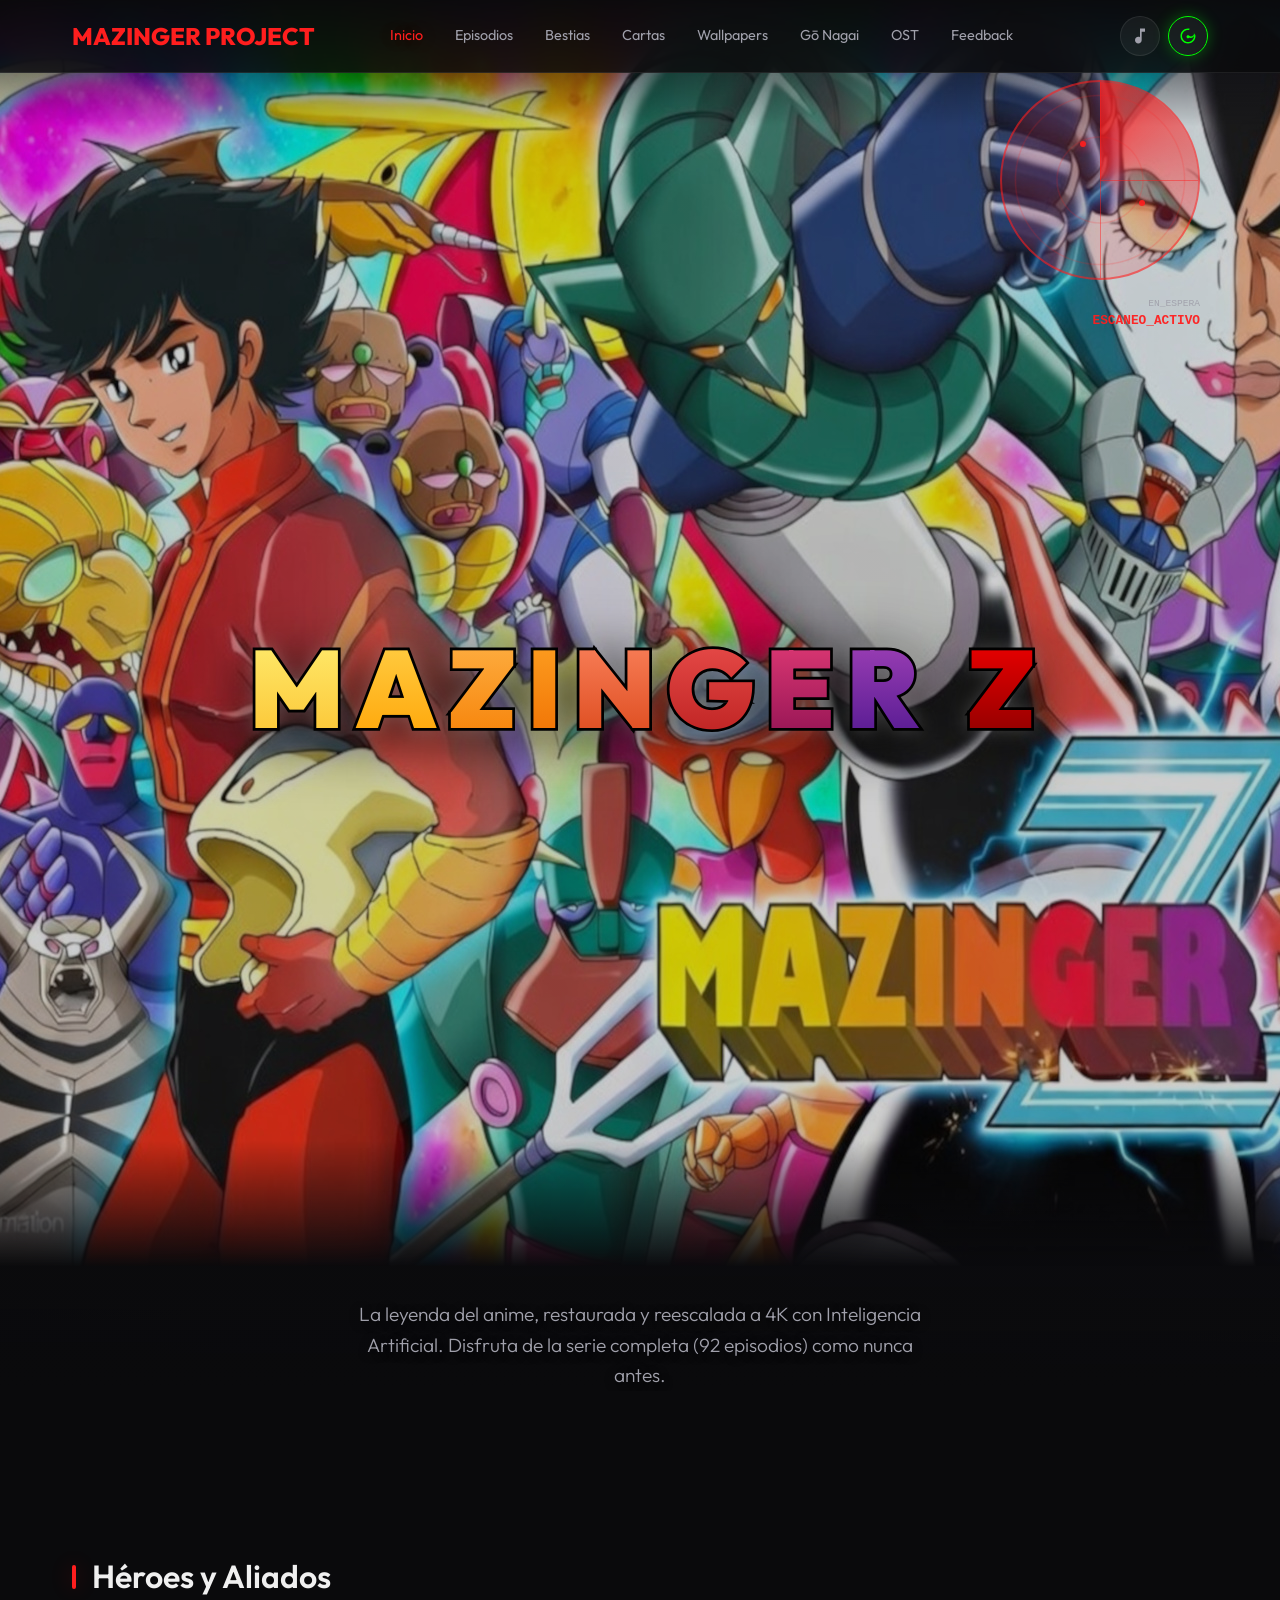
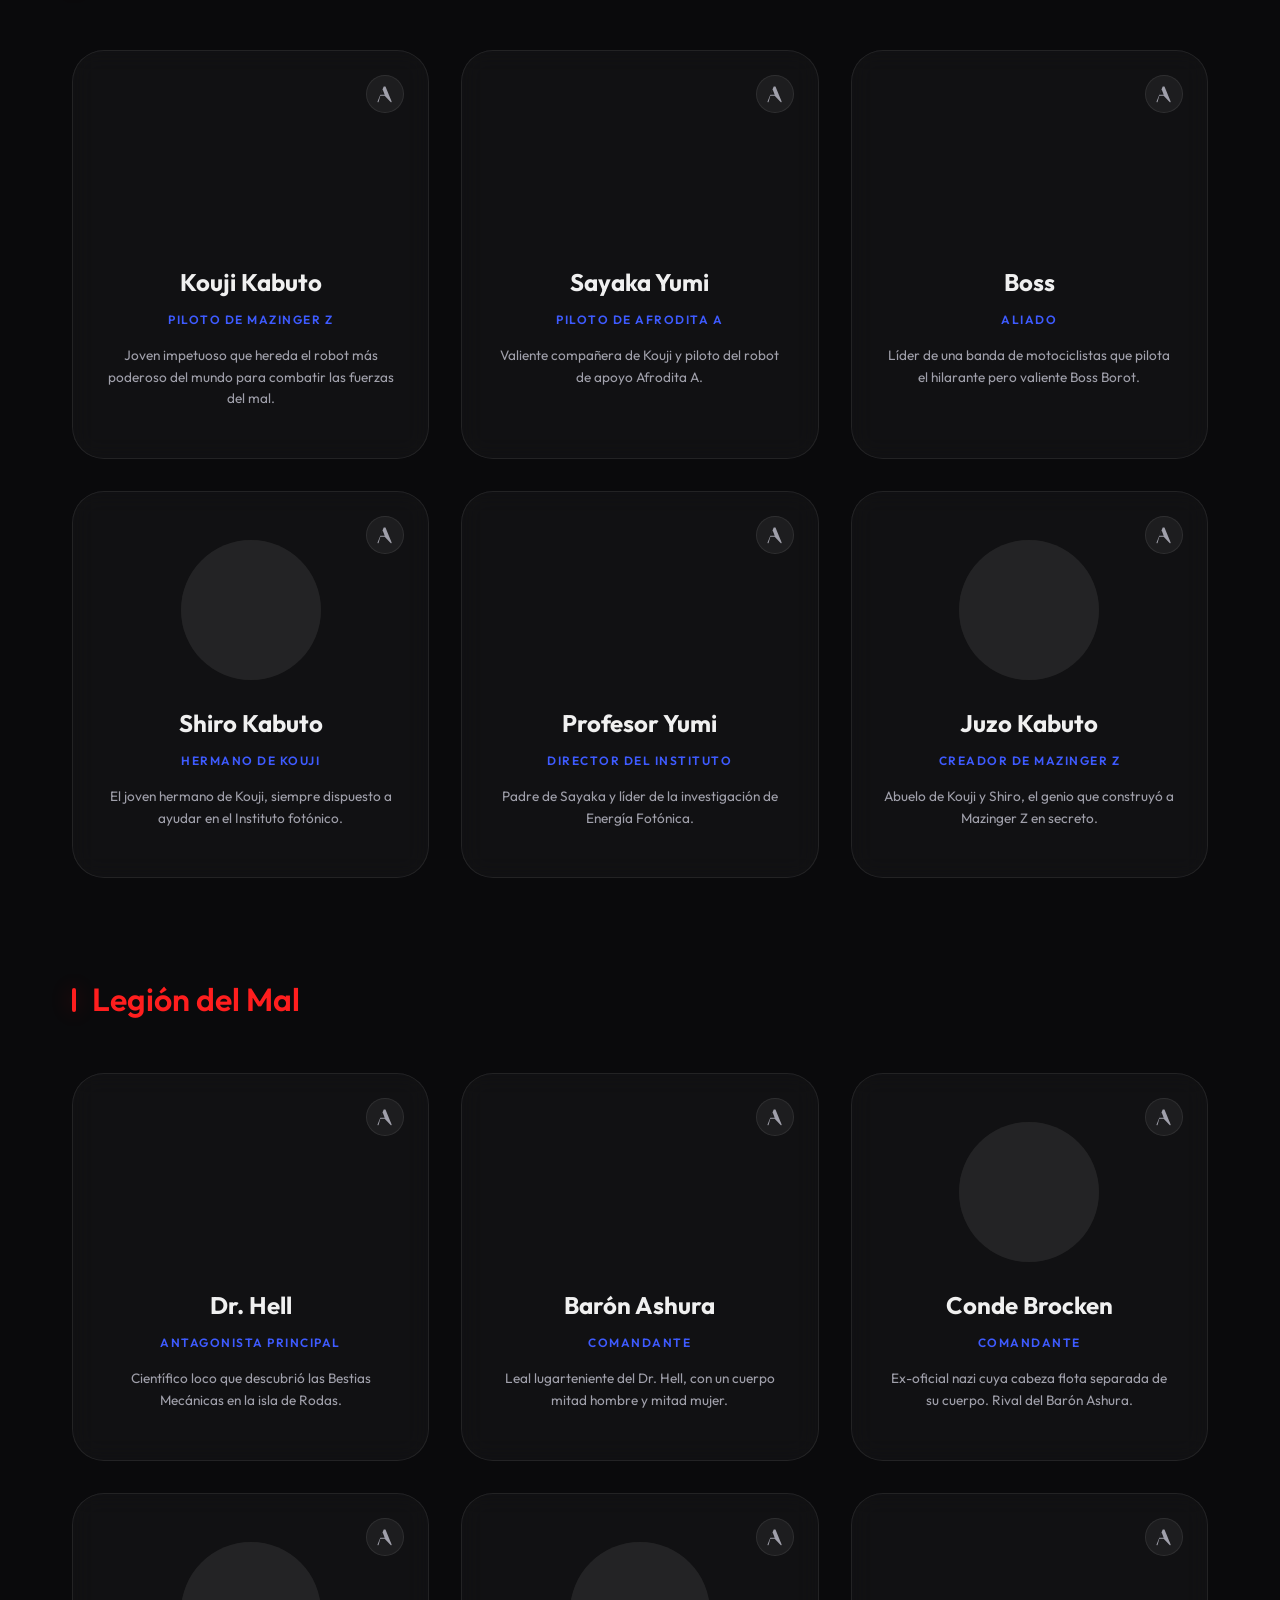
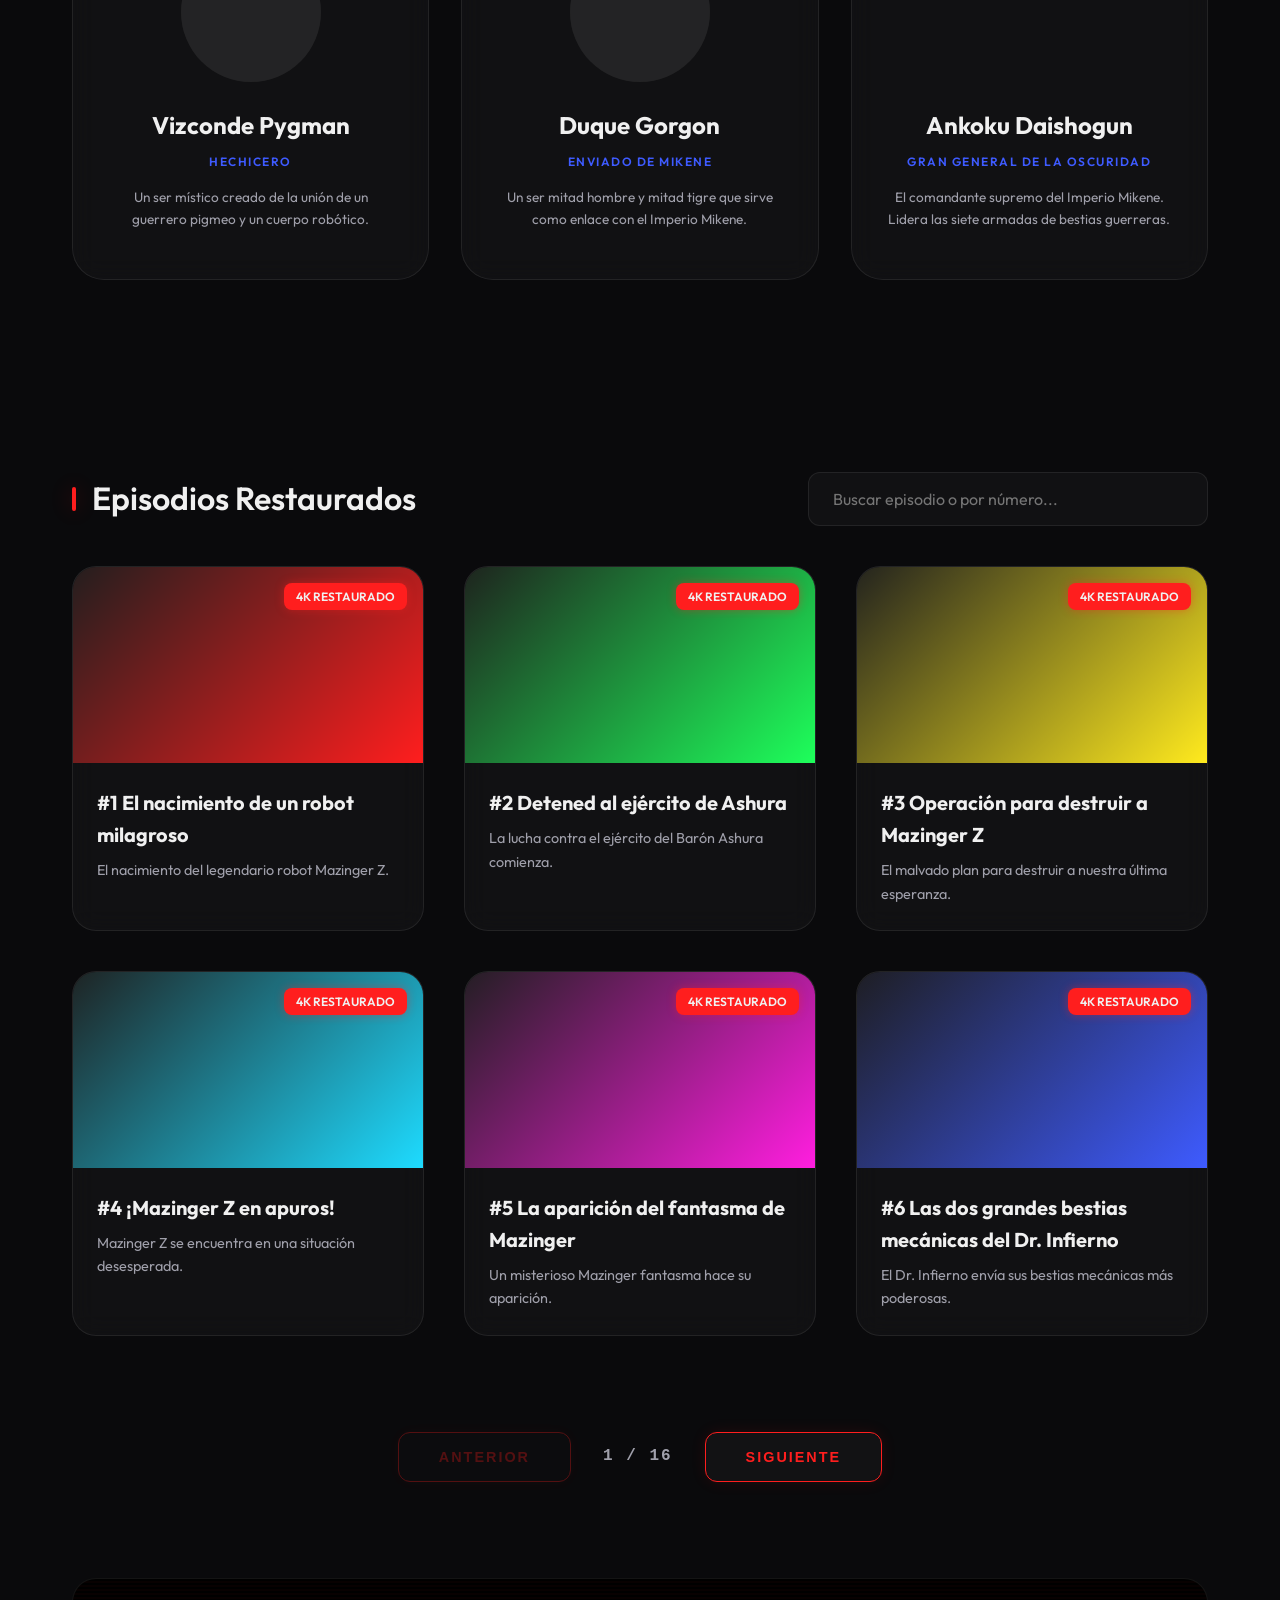
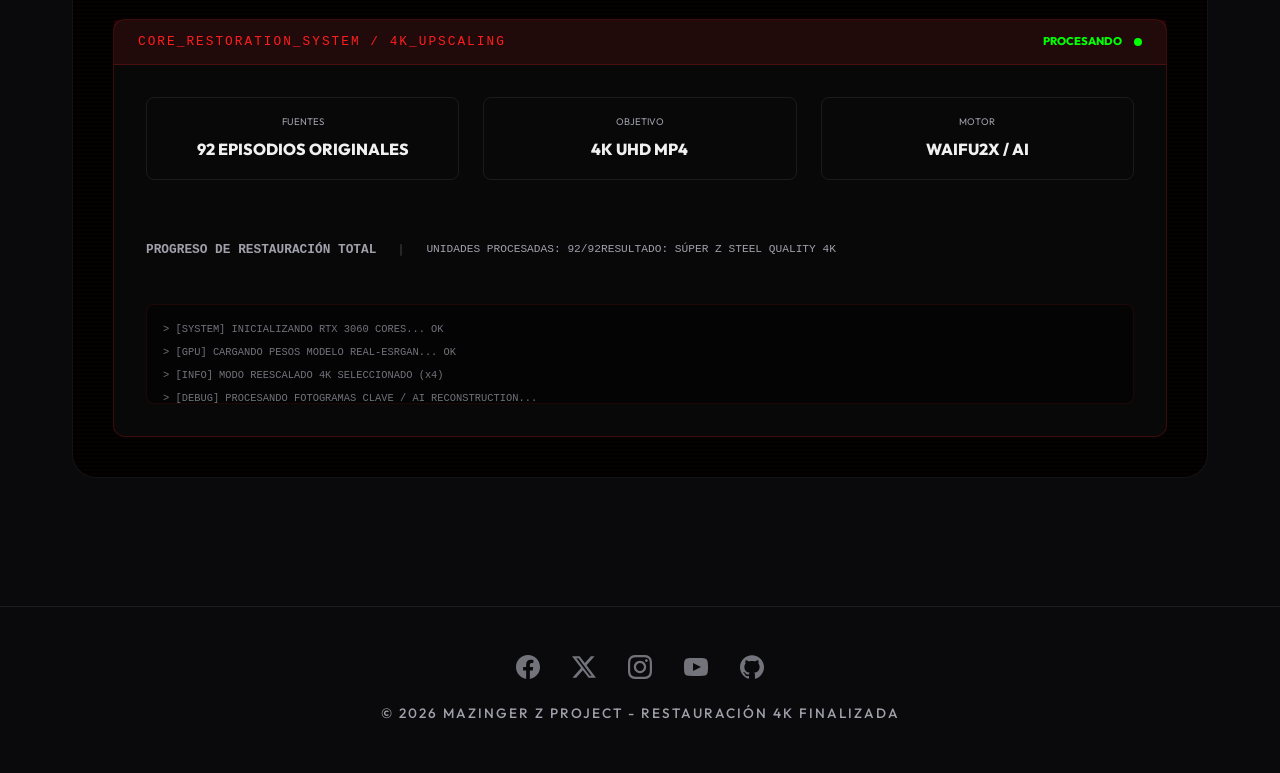
<file: index.html>
<!DOCTYPE html>
<html lang="es">

<head>
    <meta charset="UTF-8">
    <meta name="viewport" content="width=device-width, initial-scale=1.0">
    <title>Mazinger Z | 4K Restoration Project Official</title>
    <meta name="description"
        content="Bienvenidos al Proyecto de Restauración de Mazinger Z en 4K. Revive los 92 capítulos del anime legendario de Gō Nagai con la mejor calidad visual posible.">
    <meta name="keywords"
        content="Mazinger Z, Gō Nagai, 4K Restoration, Restauración 4K, Anime Clásico, Mecha, Super Robot, Alfonso Rubio Rioseras">
    <meta name="author" content="Alfonso Rubio Rioseras">
    <meta name="robots" content="index, follow">

    <!-- Open Graph / Facebook -->
    <meta property="og:type" content="website">
    <meta property="og:url" content="https://mazinger-z.com/">
    <meta property="og:title" content="Mazinger Z | 4K Restoration Project Official">
    <meta property="og:description"
        content="Revive la leyenda de Mazinger Z en 4K. Proyecto de restauración integral de los 92 episodios clásicos.">
    <meta property="og:image" content="https://mazinger-z.com/assets/newhero.jpg">

    <!-- Twitter -->
    <meta property="twitter:card" content="summary_large_image">
    <meta property="twitter:url" content="https://mazinger-z.com/">
    <meta property="twitter:title" content="Mazinger Z | 4K Restoration Project Official">
    <meta property="twitter:description"
        content="Revive la leyenda de Mazinger Z en 4K. Proyecto de restauración integral de los 92 episodios clásicos.">
    <meta property="twitter:image" content="https://mazinger-z.com/assets/">

    <link rel="icon" type="image/jpeg" href="assets/favicon.jpeg">
    <link rel="manifest" href="manifest.json">
    <meta name="theme-color" content="#050505">
    <link rel="apple-touch-icon" href="assets/favicon.jpeg">
    <link rel="stylesheet" href="index.css">
</head>

<body>

    <nav class="navbar">
        <div class="nav-container">
            <a href="index.html" class="nav-logo" style="text-decoration: none;">Mazinger Project</a>
            <div class="nav-links">
                <a href="index.html" class="active">Inicio</a>
                <a href="episodes.html">Episodios</a>
                <a href="beasts.html">Bestias</a>
                <a href="cards.html">Cartas</a>
                <a href="wallpapers.html">Wallpapers</a>
                <a href="creator.html">Gō Nagai</a>
                <a href="soundtrack.html">OST</a>
                <a href="feedback.html">Feedback</a>
            </div>
            <div class="audio-controls-group">
                <button id="musicToggle" class="audio-btn" onclick="toggleMusic()"
                    title="Música de Fondo (Mazinger Theme)">
                    <svg width="20" height="20" viewBox="0 0 24 24" fill="currentColor">
                        <path
                            d="M12 3v10.55c-.59-.34-1.27-.55-2-.55-2.21 0-4 1.79-4 4s1.79 4 4 4 4-1.79 4-4V7h4V3h-6z" />
                    </svg>
                </button>
                <button id="fxToggle" class="audio-btn audio-active" onclick="toggleFx()"
                    title="Efectos de Sonido (FX Tácticos)">
                    <svg width="18" height="18" viewBox="0 0 24 24" fill="currentColor">
                        <path
                            d="M12 15c1.1 0 2-.9 2-2s-.9-2-2-2-2 .9-2 2 .9 2 2 2zm1-13.06c.58.06 1.14.24 1.64.52l-1.45 1.45C12.85 4.09 12.44 4 12 4c-4.42 0-8 3.58-8 8s3.58 8 8 8 8-3.58 8-8c0-.44-.09-.85-.31-1.23l1.45-1.45c.5.71.86 1.52.86 2.68 0 5.52-4.48 10-10 10S2 17.52 2 12 6.48 2 12 2c.34 0 .68.02 1.01.06zm7.06 3.01L19.06 6.01c.58.71.94 1.53.94 2.49 0 2.21-1.79 4-4 4-.96 0-1.78-.36-2.49-.94l-1.45 1.45c.87.87 2.07 1.49 3.44 1.49 2.76 0 5-2.24 5-5 0-1.37-.62-2.57-1.49-3.44z" />
                    </svg>
                </button>
            </div>
        </div>
    </nav>

    <section id="hero" class="hero placeholder-hero">
        <div class="radar-container">
            <div class="radar">
                <div class="radar-sweep"></div>
                <div class="radar-circles"></div>
                <div class="radar-crosshair"></div>
                <div class="radar-blips">
                    <div class="blip blip-1" title="Amenaza detectada: Garada K7"></div>
                    <div class="blip blip-2" title="Amenaza detectada: Doublas M2"></div>
                </div>
            </div>
            <div class="radar-status">
                <span class="status-label">EN_ESPERA</span>
                <span class="status-value">ESCANEO_ACTIVO</span>
            </div>
        </div>
        <div class="hero-content">
            <h1 class="hero-logo-container">
                <svg viewBox="0 0 1100 150" class="mazinger-svg-logo">
                    <defs>
                        <linearGradient id="g1" x1="0%" y1="0%" x2="0%" y2="100%">
                            <stop offset="0%" style="stop-color:#fff176" />
                            <stop offset="100%" style="stop-color:#fbc02d" />
                        </linearGradient>
                        <linearGradient id="g2" x1="0%" y1="0%" x2="0%" y2="100%">
                            <stop offset="0%" style="stop-color:#ffd54f" />
                            <stop offset="100%" style="stop-color:#ffa000" />
                        </linearGradient>
                        <linearGradient id="g3" x1="0%" y1="0%" x2="0%" y2="100%">
                            <stop offset="0%" style="stop-color:#ffb74d" />
                            <stop offset="100%" style="stop-color:#f57c00" />
                        </linearGradient>
                        <linearGradient id="g4" x1="0%" y1="0%" x2="0%" y2="100%">
                            <stop offset="0%" style="stop-color:#ffa726" />
                            <stop offset="100%" style="stop-color:#ef6c00" />
                        </linearGradient>
                        <linearGradient id="g5" x1="0%" y1="0%" x2="0%" y2="100%">
                            <stop offset="0%" style="stop-color:#ff8a65" />
                            <stop offset="100%" style="stop-color:#d84315" />
                        </linearGradient>
                        <linearGradient id="g6" x1="0%" y1="0%" x2="0%" y2="100%">
                            <stop offset="0%" style="stop-color:#ef5350" />
                            <stop offset="100%" style="stop-color:#b71c1c" />
                        </linearGradient>
                        <linearGradient id="g7" x1="0%" y1="0%" x2="0%" y2="100%">
                            <stop offset="0%" style="stop-color:#ec407a" />
                            <stop offset="100%" style="stop-color:#880e4f" />
                        </linearGradient>
                        <linearGradient id="g8" x1="0%" y1="0%" x2="0%" y2="100%">
                            <stop offset="0%" style="stop-color:#ab47bc" />
                            <stop offset="100%" style="stop-color:#4a148c" />
                        </linearGradient>
                        <linearGradient id="g9" x1="0%" y1="0%" x2="0%" y2="100%">
                            <stop offset="0%" style="stop-color:#ff0000" />
                            <stop offset="100%" style="stop-color:#800000" />
                        </linearGradient>
                    </defs>
                    <text x="50%" y="110" text-anchor="middle" font-family="'Outfit', sans-serif" font-weight="900"
                        font-size="120" letter-spacing="-5">
                        <tspan fill="url(#g1)">M</tspan>
                        <tspan fill="url(#g2)">A</tspan>
                        <tspan fill="url(#g3)">Z</tspan>
                        <tspan fill="url(#g4)">I</tspan>
                        <tspan fill="url(#g5)">N</tspan>
                        <tspan fill="url(#g6)">G</tspan>
                        <tspan fill="url(#g7)">E</tspan>
                        <tspan fill="url(#g8)">R</tspan>
                        <tspan fill="url(#g9)" dx="40">Z</tspan>
                    </text>
                </svg>
            </h1>
            <img class="banner" src="assets/newhero.jpg" alt="Mazinger Z Logo">
            <p>La leyenda del anime, restaurada y reescalada a 4K con Inteligencia Artificial. Disfruta de la serie
                completa (92 episodios) como nunca antes.</p>
        </div>
    </section>

    <main class="container">

        <section id="characters" class="characters-section">
            <h2 class="section-title">Héroes y Aliados</h2>
            <div id="heroesContainer" class="characters-grid">
                <!-- Dinámico -->
            </div>

            <h2 class="section-title" style="margin-top: 6rem; color: var(--primary-color);">Legión del Mal</h2>
            <div id="villainsContainer" class="characters-grid">
                <!-- Dinámico -->
            </div>
        </section>



        <section id="episodes">
            <div class="controls">
                <h2 class="section-title">Episodios Restaurados</h2>
                <div class="search-container">
                    <input type="text" id="searchInput" placeholder="Buscar episodio o por número...">
                </div>
            </div>

            <div id="episodesGrid" class="episodes-grid">
                <!-- Cargado dinámicamente desde episodes.js -->
            </div>
            <div id="loadMoreContainer" class="load-more-container"></div>
        </section>

        <section id="restoration" class="restoration-section">
            <div class="restoration-card">
                <div class="tech-display">
                    <div class="display-header">
                        <span class="display-title">CORE_RESTORATION_SYSTEM / 4K_UPSCALING</span>
                        <div class="live-indicator">
                            <span class="status-blink">PROCESANDO</span>
                            <div class="pulse-ring"></div>
                        </div>
                    </div>
                    <div class="display-content">
                        <div class="restoration-stats">
                            <div class="stat-box">
                                <span class="stat-label">FUENTES</span>
                                <span class="stat-value">92 EPISODIOS ORIGINALES</span>
                            </div>
                            <div class="stat-box">
                                <span class="stat-label">OBJETIVO</span>
                                <span class="stat-value">4K UHD MP4</span>
                            </div>
                            <div class="stat-box">
                                <span class="stat-label">MOTOR</span>
                                <span class="stat-value">WAIFU2X / AI</span>
                            </div>
                        </div>
                        <div class="progress-container">
                            <div class="progress-label">PROGRESO DE RESTAURACIÓN TOTAL</div>
                            <div class="progress-bar-bg">
                                <div class="progress-bar-fill" style="width: 100%;"></div>
                            </div>
                            <div class="progress-meta">
                                <span>UNIDADES PROCESADAS: 92/92</span>
                                <span>RESULTADO: SÚPER Z STEEL QUALITY 4K</span>
                            </div>
                        </div>
                        <div class="restoration-log">
                            <div class="log-line">> [SYSTEM] INICIALIZANDO RTX 3060 CORES... OK</div>
                            <div class="log-line">> [GPU] CARGANDO PESOS MODELO REAL-ESRGAN... OK</div>
                            <div class="log-line">> [INFO] MODO REESCALADO 4K SELECCIONADO (x4)</div>
                            <div class="log-line">> [DEBUG] PROCESANDO FOTOGRAMAS CLAVE / AI RECONSTRUCTION...</div>
                        </div>
                    </div>
                </div>
            </div>
        </section>
    </main>

    <!-- Video Modal -->
    <div id="videoModal" class="modal">
        <div class="modal-content">
            <span class="close-modal">&times;</span>
            <div class="video-container">
                <video id="mainVideo" controls>
                    <source src="" type="video/mp4">
                    Tu navegador no soporta vídeos.
                </video>
                <div id="videoPlaceholder" class="video-placeholder">
                    <p>🎬 El episodio reescalado a 4K aparecerá aquí una vez procesado.</p>
                </div>
            </div>
            <div class="modal-info">
                <h2 id="modalTitle">Título del Episodio</h2>
                <p id="modalDesc">Descripción técnica de la restauración.</p>
            </div>
        </div>
    </div>

    <script src="audio_manager.js"></script>
    <script src="episodes.js"></script>
    <script src="characters.js"></script>
    <script src="pwa_init.js"></script>


    <footer class="main-footer">
        <div class="footer-content">
            <div class="footer-social">
                <a href="https://www.facebook.com/ps4rioseras007" title="Facebook">
                    <svg viewBox="0 0 24 24">
                        <path
                            d="M24 12.073c0-6.627-5.373-12-12-12s-12 5.373-12 12c0 5.99 4.388 10.954 10.125 11.854v-8.385H7.078v-3.47h3.047V9.43c0-3.007 1.792-4.669 4.533-4.669 1.312 0 2.686.235 2.686.235v2.953H15.83c-1.491 0-1.956.925-1.956 1.874v2.25h3.328l-.532 3.47h-2.796v8.385C19.612 23.027 24 18.062 24 12.073z" />
                    </svg>
                </a>
                <a href="https://x.com/alfrubrio" title="X">
                    <svg viewBox="0 0 24 24">
                        <path
                            d="M18.901 1.153h3.68l-8.04 9.19L24 22.846h-7.406l-5.8-7.584-6.638 7.584H.474l8.6-9.83L0 1.154h7.594l5.243 6.932 6.064-6.932zm-1.294 19.497h2.039L6.486 3.24H4.298l13.309 17.41z" />
                    </svg>
                </a>
                <a href="https://www.instagram.com/mazinher_z/" title="Instagram">
                    <svg viewBox="0 0 24 24">
                        <path
                            d="M12 2.163c3.204 0 3.584.012 4.85.07 3.252.148 4.771 1.691 4.919 4.919.058 1.266.069 1.645.069 4.849 0 3.205-.012 3.584-.069 4.849-.149 3.225-1.664 4.771-4.919 4.919-1.266.058-1.644.07-4.85.07-3.204 0-3.584-.012-4.849-.07-3.26-.149-4.771-1.699-4.919-4.92-.058-1.265-.07-1.644-.07-4.849 0-3.204.013-3.583.07-4.849.149-3.227 1.664-4.771 4.919-4.919 1.266-.057 1.645-.069 4.849-.069zm0-2.163c-3.259 0-3.667.014-4.947.072-4.358.2-6.78 2.618-6.98 6.98-.059 1.281-.073 1.689-.073 4.948 0 3.259.014 3.668.072 4.948.2 4.358 2.618 6.78 6.98 6.98 1.281.058 1.689.072 4.948.072 3.259 0 3.668-.014 4.948-.072 4.354-.2 6.782-2.618 6.979-6.98.059-1.28.073-1.689.073-4.948 0-3.259-.014-3.667-.072-4.947-.196-4.354-2.617-6.78-6.979-6.98-1.281-.059-1.69-.073-4.949-.073zm0 5.838c-3.403 0-6.162 2.759-6.162 6.162s2.759 6.163 6.162 6.163 6.162-2.759 6.162-6.163c0-3.403-2.759-6.162-6.162-6.162zm0 10.162c-2.209 0-4-1.79-4-4 0-2.209 1.791-4 4-4s4 1.791 4 4c0 2.21-1.791 4-4 4zm6.406-11.845c-.796 0-1.441.645-1.441 1.44s.645 1.44 1.441 1.44c.795 0 1.439-.645 1.439-1.44s-.644-1.44-1.439-1.44z" />
                    </svg>
                </a>
                <a href="https://www.youtube.com/@AlfonsoRubioRioseras" title="YouTube">
                    <svg viewBox="0 0 24 24">
                        <path
                            d="M19.615 3.184c-3.604-.246-11.631-.245-15.23 0-3.897.266-4.356 2.62-4.385 8.816.029 6.185.484 8.549 4.385 8.816 3.6.245 11.626.246 15.23 0 3.897-.266 4.356-2.62 4.385-8.816-.029-6.185-.484-8.549-4.385-8.816zm-10.615 12.816v-8l8 3.993-8 4.007z" />
                    </svg>
                </a>
                <a href="https://github.com/Rioseras007" title="GitHub">
                    <svg viewBox="0 0 24 24">
                        <path
                            d="M12 .297c-6.63 0-12 5.373-12 12 0 5.303 3.438 9.8 8.205 11.385.6.113.82-.258.82-.577 0-.285-.01-1.04-.015-2.04-3.338.724-4.042-1.61-4.042-1.61C4.422 18.07 3.633 17.7 3.633 17.7c-1.087-.744.084-.729.084-.729 1.205.084 1.838 1.236 1.838 1.236 1.07 1.835 2.809 1.305 3.495.998.108-.776.417-1.305.76-1.605-2.665-.3-5.466-1.332-5.466-5.93 0-1.31.465-2.38 1.235-3.22-.135-.303-.54-1.523.105-3.176 0 0 1.005-.322 3.3 1.23.96-.267 1.98-.399 3-.405 1.02.006 2.04.138 3 .405 2.28-1.552 3.285-1.23 3.285-1.23.645 1.653.24 2.873.12 3.176.765.84 1.23 1.91 1.23 3.22 0 4.61-2.805 5.625-5.475 5.92.42.36.81 1.096.81 2.22 0 1.606-.015 2.896-.015 3.286 0 .315.21.69.825.57C20.565 22.092 24 17.592 24 12.297c0-6.627-5.373-12-12-12" />
                    </svg>
                </a>
            </div>
            <p>&copy; 2026 Mazinger Z Project - Restauración 4K Finalizada</p>
        </div>
    </footer>

</body>

</html>
</file>
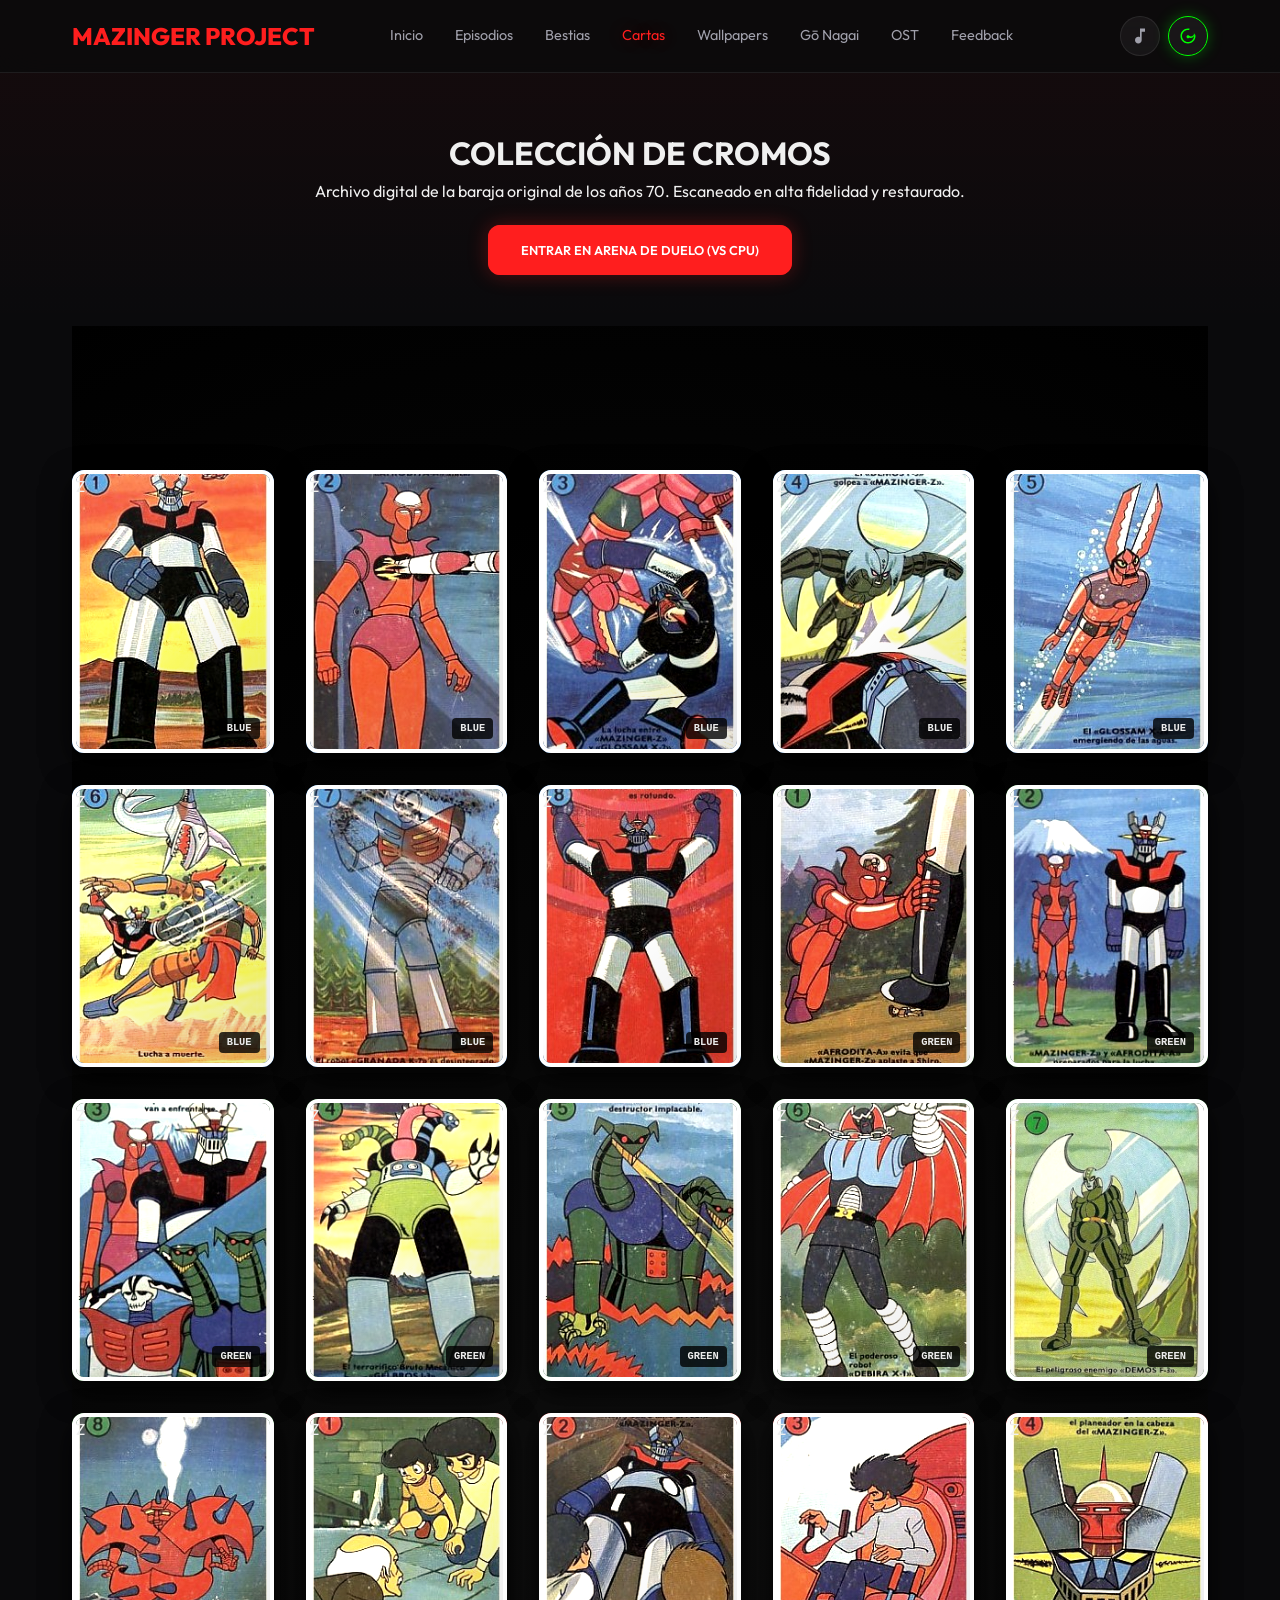
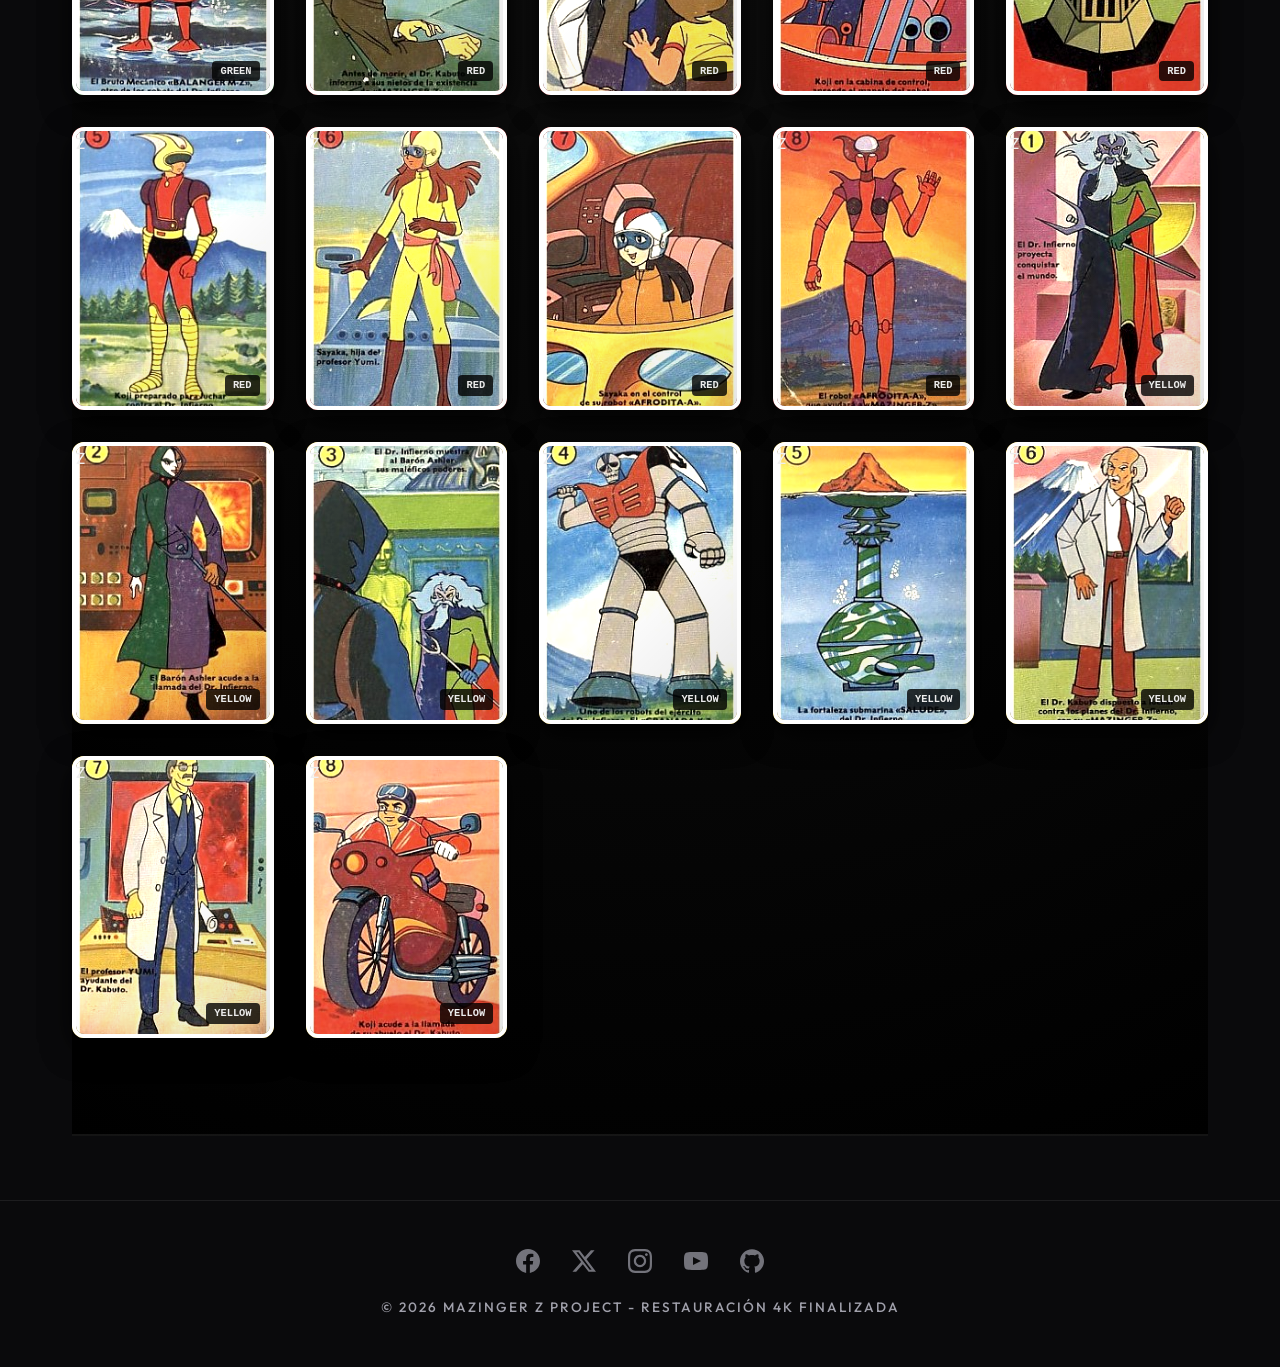
<file: cards.html>
<!DOCTYPE html>
<html lang="es">

<head>
    <meta charset="UTF-8">
    <meta name="viewport" content="width=device-width, initial-scale=1.0">
    <title>Baraja Digital Mazinger Z | Colección Digital Oficial</title>
    <meta name="description" content="Colección interactiva de cartas digitales de Mazinger Z. Personajes, mechas y momentos épicos capturados en formato de baraja coleccionable.">
    <meta name="keywords" content="Baraja Digital, Cartas Coleccionables, Mazinger Z, Mecha, Anime, NFT Style, Alfonso Rubio">
    <meta name="author" content="Alfonso Rubio Rioseras">
    <meta name="robots" content="index, follow">

    <!-- Open Graph / Facebook -->
    <meta property="og:type" content="website">
    <meta property="og:url" content="https://mazinger-z.com/cards.html">
    <meta property="og:title" content="Baraja Digital Mazinger Z | Colección Digital Oficial">
    <meta property="og:description" content="Colección única de cartas digitales interactivas de Mazinger Z.">
    <meta property="og:image" content="https://mazinger-z.com/assets/cards-preview.jpg">

    <!-- Twitter -->
    <meta property="twitter:card" content="summary_large_image">
    <meta property="twitter:url" content="https://mazinger-z.com/cards.html">
    <meta property="twitter:title" content="Baraja Digital Mazinger Z | Colección Digital Oficial">
    <meta property="twitter:description" content="Colección única de cartas digitales interactivas de Mazinger Z.">
    <meta property="twitter:image" content="https://mazinger-z.com/assets/cards-preview.jpg">

    <link rel="icon" type="image/jpeg" href="assets/favicon.jpeg">
    <link rel="manifest" href="manifest.json">
    <meta name="theme-color" content="#050505">
    <link rel="apple-touch-icon" href="assets/favicon.jpeg">
    <link rel="stylesheet" href="index.css">
    <link rel="preconnect" href="https://fonts.googleapis.com">
    <link rel="preconnect" href="https://fonts.gstatic.com" crossorigin>
    <link
        href="https://fonts.googleapis.com/css2?family=Inter:wght@400;600;800&family=Outfit:wght@500;700;900&display=swap"
        rel="stylesheet">
</head>

<body class="cards-page">
    <nav class="navbar">
        <div class="nav-container">
            <a href="index.html" class="nav-logo" style="text-decoration: none;">Mazinger Project</a>
            <div class="nav-links">
                <a href="index.html">Inicio</a>
                <a href="episodes.html">Episodios</a>
                <a href="beasts.html">Bestias</a>
                <a href="cards.html" class="active">Cartas</a>
                <a href="wallpapers.html">Wallpapers</a>
                <a href="creator.html">Gō Nagai</a>
                <a href="soundtrack.html">OST</a>
                <a href="feedback.html">Feedback</a>
            </div>
            <div class="audio-controls-group">
                <button id="musicToggle" class="audio-btn" onclick="toggleMusic()" title="Música">
                    <svg width="20" height="20" viewBox="0 0 24 24" fill="currentColor">
                        <path
                            d="M12 3v10.55c-.59-.34-1.27-.55-2-.55-2.21 0-4 1.79-4 4s1.79 4 4 4 4-1.79 4-4V7h4V3h-6z" />
                    </svg>
                </button>
                <button id="fxToggle" class="audio-btn audio-active" onclick="toggleFx()" title="Efectos de Sonido">
                    <svg width="18" height="18" viewBox="0 0 24 24" fill="currentColor">
                        <path
                            d="M12 15c1.1 0 2-.9 2-2s-.9-2-2-2-2 .9-2 2 .9 2 2 2zm1-13.06c.58.06 1.14.24 1.64.52l-1.45 1.45C12.85 4.09 12.44 4 12 4c-4.42 0-8 3.58-8 8s3.58 8 8 8 8-3.58 8-8c0-.44-.09-.85-.31-1.23l1.45-1.45c.5.71.86 1.52.86 2.68 0 5.52-4.48 10-10 10S2 17.52 2 12 6.48 2 12 2c.34 0 .68.02 1.01.06zm7.06 3.01L19.06 6.01c.58.71.94 1.53.94 2.49 0 2.21-1.79 4-4 4-.96 0-1.78-.36-2.49-.94l-1.45 1.45c.87.87 2.07 1.49 3.44 1.49 2.76 0 5-2.24 5-5 0-1.37-.62-2.57-1.49-3.44z" />
                    </svg>
                </button>
            </div>
        </div>
    </nav>

    <header class="page-header">
        <div class="container">
            <h1>COLECCIÓN DE CROMOS</h1>
            <p>Archivo digital de la baraja original de los años 70. Escaneado en alta fidelidad y restaurado.</p>
            <div style="margin-top: 2rem;">
                <a href="game.html" class="filter-btn active" style="text-decoration: none; padding: 1rem 2rem;">ENTRAR
                    EN ARENA DE DUELO (VS CPU)</a>
            </div>
        </div>
    </header>

    <main class="container">
        <section class="cards-section">
            <div id="cardsGallery" class="cards-grid">
                <!-- Dinámico -->
            </div>
        </section>
    </main>

    <footer class="main-footer">
        <div class="footer-content">
            <div class="footer-social">
                <a href="https://www.facebook.com/ps4rioseras007" title="Facebook">
                    <svg viewBox="0 0 24 24"><path d="M24 12.073c0-6.627-5.373-12-12-12s-12 5.373-12 12c0 5.99 4.388 10.954 10.125 11.854v-8.385H7.078v-3.47h3.047V9.43c0-3.007 1.792-4.669 4.533-4.669 1.312 0 2.686.235 2.686.235v2.953H15.83c-1.491 0-1.956.925-1.956 1.874v2.25h3.328l-.532 3.47h-2.796v8.385C19.612 23.027 24 18.062 24 12.073z"/></svg>
                </a>
                <a href="https://x.com/alfrubrio" title="X">
                    <svg viewBox="0 0 24 24"><path d="M18.901 1.153h3.68l-8.04 9.19L24 22.846h-7.406l-5.8-7.584-6.638 7.584H.474l8.6-9.83L0 1.154h7.594l5.243 6.932 6.064-6.932zm-1.294 19.497h2.039L6.486 3.24H4.298l13.309 17.41z"/></svg>
                </a>
                <a href="https://www.instagram.com/mazinher_z/" title="Instagram">
                    <svg viewBox="0 0 24 24"><path d="M12 2.163c3.204 0 3.584.012 4.85.07 3.252.148 4.771 1.691 4.919 4.919.058 1.266.069 1.645.069 4.849 0 3.205-.012 3.584-.069 4.849-.149 3.225-1.664 4.771-4.919 4.919-1.266.058-1.644.07-4.85.07-3.204 0-3.584-.012-4.849-.07-3.26-.149-4.771-1.699-4.919-4.92-.058-1.265-.07-1.644-.07-4.849 0-3.204.013-3.583.07-4.849.149-3.227 1.664-4.771 4.919-4.919 1.266-.057 1.645-.069 4.849-.069zm0-2.163c-3.259 0-3.667.014-4.947.072-4.358.2-6.78 2.618-6.98 6.98-.059 1.281-.073 1.689-.073 4.948 0 3.259.014 3.668.072 4.948.2 4.358 2.618 6.78 6.98 6.98 1.281.058 1.689.072 4.948.072 3.259 0 3.668-.014 4.948-.072 4.354-.2 6.782-2.618 6.979-6.98.059-1.28.073-1.689.073-4.948 0-3.259-.014-3.667-.072-4.947-.196-4.354-2.617-6.78-6.979-6.98-1.281-.059-1.69-.073-4.949-.073zm0 5.838c-3.403 0-6.162 2.759-6.162 6.162s2.759 6.163 6.162 6.163 6.162-2.759 6.162-6.163c0-3.403-2.759-6.162-6.162-6.162zm0 10.162c-2.209 0-4-1.79-4-4 0-2.209 1.791-4 4-4s4 1.791 4 4c0 2.21-1.791 4-4 4zm6.406-11.845c-.796 0-1.441.645-1.441 1.44s.645 1.44 1.441 1.44c.795 0 1.439-.645 1.439-1.44s-.644-1.44-1.439-1.44z"/></svg>
                </a>
                <a href="https://www.youtube.com/@AlfonsoRubioRioseras" title="YouTube">
                    <svg viewBox="0 0 24 24"><path d="M19.615 3.184c-3.604-.246-11.631-.245-15.23 0-3.897.266-4.356 2.62-4.385 8.816.029 6.185.484 8.549 4.385 8.816 3.6.245 11.626.246 15.23 0 3.897-.266 4.356-2.62 4.385-8.816-.029-6.185-.484-8.549-4.385-8.816zm-10.615 12.816v-8l8 3.993-8 4.007z"/></svg>
                </a>
                <a href="https://github.com/Rioseras007" title="GitHub">
                    <svg viewBox="0 0 24 24"><path d="M12 .297c-6.63 0-12 5.373-12 12 0 5.303 3.438 9.8 8.205 11.385.6.113.82-.258.82-.577 0-.285-.01-1.04-.015-2.04-3.338.724-4.042-1.61-4.042-1.61C4.422 18.07 3.633 17.7 3.633 17.7c-1.087-.744.084-.729.084-.729 1.205.084 1.838 1.236 1.838 1.236 1.07 1.835 2.809 1.305 3.495.998.108-.776.417-1.305.76-1.605-2.665-.3-5.466-1.332-5.466-5.93 0-1.31.465-2.38 1.235-3.22-.135-.303-.54-1.523.105-3.176 0 0 1.005-.322 3.3 1.23.96-.267 1.98-.399 3-.405 1.02.006 2.04.138 3 .405 2.28-1.552 3.285-1.23 3.285-1.23.645 1.653.24 2.873.12 3.176.765.84 1.23 1.91 1.23 3.22 0 4.61-2.805 5.625-5.475 5.92.42.36.81 1.096.81 2.22 0 1.606-.015 2.896-.015 3.286 0 .315.21.69.825.57C20.565 22.092 24 17.592 24 12.297c0-6.627-5.373-12-12-12"/></svg>
                </a>
            </div>
            <p>&copy; 2026 Mazinger Z Project - Restauración 4K Finalizada</p>
        </div>
    </footer>

    <script src="audio_manager.js"></script>
    <script src="cards.js"></script>
    <script src="pwa_init.js"></script>
</body>

</html>
</file>
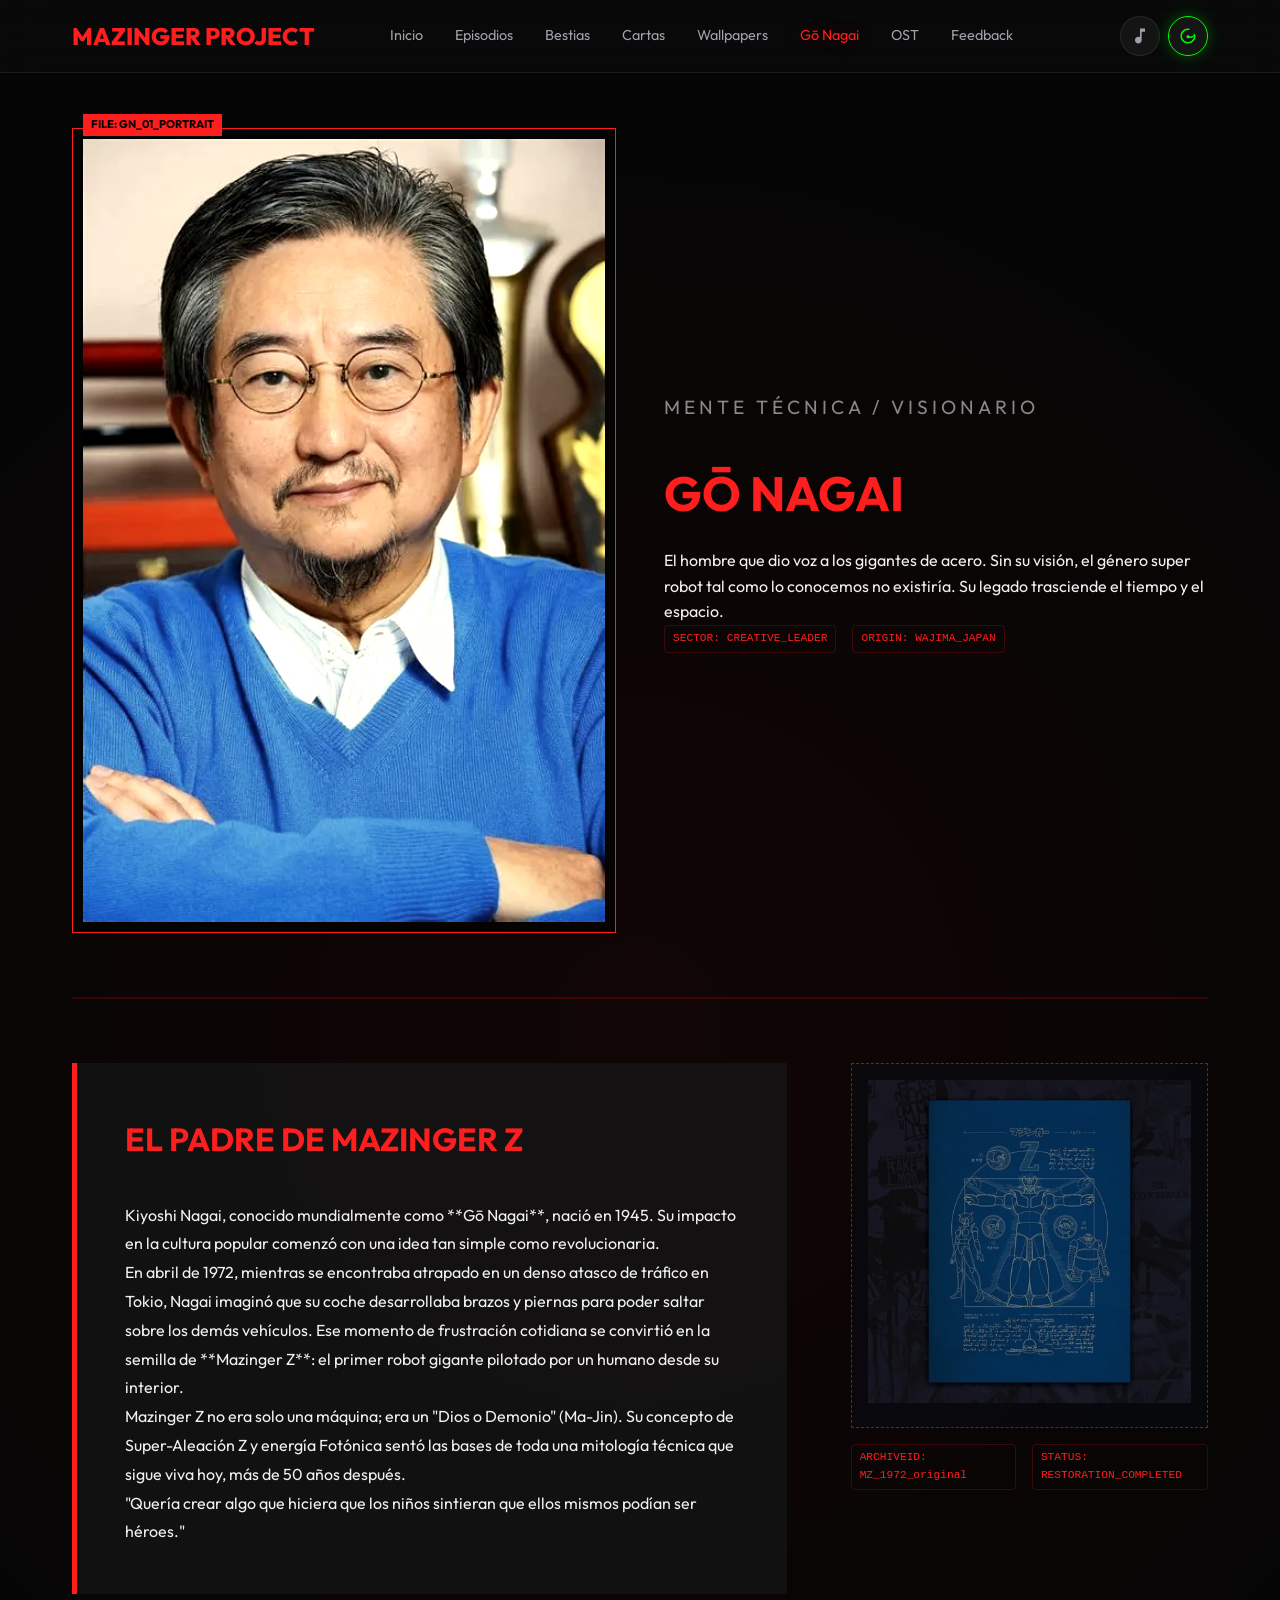
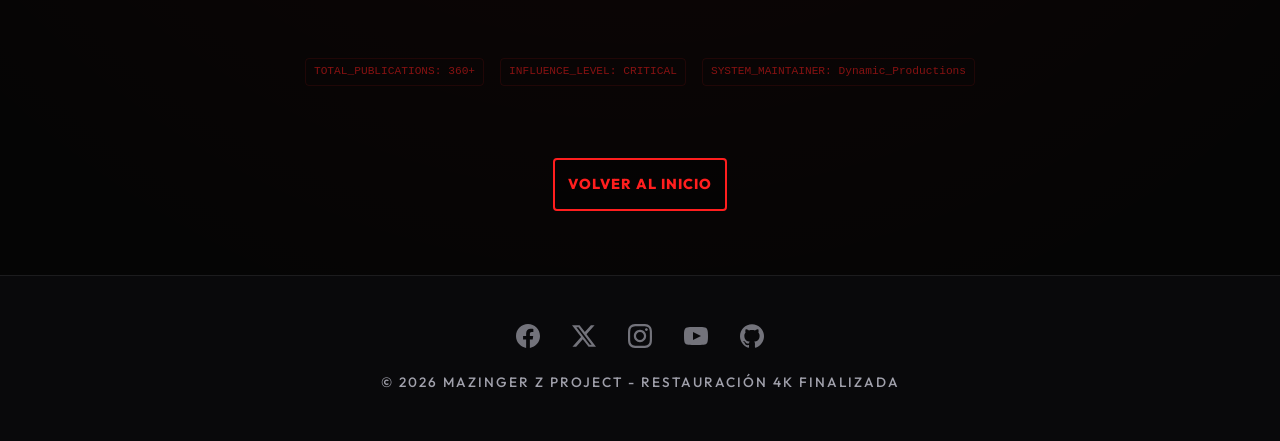
<file: creator.html>
<!DOCTYPE html>
<html lang="es">

<head>
    <meta charset="UTF-8">
    <meta name="viewport" content="width=device-width, initial-scale=1.0">
    <title>Gō Nagai | El Genio Detrás de Mazinger Z Official</title>
    <meta name="description" content="Conoce la historia y el legado de Kiyoshi Nagai (Gō Nagai), el mangaka visionario que revolucionó el género mecha con Mazinger Z.">
    <meta name="keywords" content="Gō Nagai, Creador, Mangaka, Mazinger Z, Historia, Mecha, Anime">
    <meta name="author" content="Alfonso Rubio Rioseras">
    <meta name="robots" content="index, follow">

    <!-- Open Graph / Facebook -->
    <meta property="og:type" content="article">
    <meta property="og:url" content="https://mazinger-z.com/creator.html">
    <meta property="og:title" content="Gō Nagai | El Genio Detrás de Mazinger Z Official">
    <meta property="og:description" content="Biografía y legado de Gō Nagai, creador de Mazinger Z.">
    <meta property="og:image" content="https://mazinger-z.com/assets/gonagai-preview.jpg">

    <!-- Twitter -->
    <meta property="twitter:card" content="summary_large_image">
    <meta property="twitter:url" content="https://mazinger-z.com/creator.html">
    <meta property="twitter:title" content="Gō Nagai | El Genio Detrás de Mazinger Z Official">
    <meta property="twitter:description" content="Biografía y legado de Gō Nagai, creador de Mazinger Z.">
    <meta property="twitter:image" content="https://mazinger-z.com/assets/gonagai-preview.jpg">

    <link rel="icon" type="image/jpeg" href="assets/favicon.jpeg">
    <link rel="manifest" href="manifest.json">
    <meta name="theme-color" content="#050505">
    <link rel="apple-touch-icon" href="assets/favicon.jpeg">
    <link rel="stylesheet" href="index.css">
    <link rel="preconnect" href="https://fonts.googleapis.com">
    <link rel="preconnect" href="https://fonts.gstatic.com" crossorigin>
    <link href="https://fonts.googleapis.com/css2?family=Outfit:wght@300;400;700;900&display=swap" rel="stylesheet">
</head>

<body class="creator-page">

    <nav class="navbar">
        <div class="nav-container">
            <a href="index.html" class="nav-logo" style="text-decoration: none;">Mazinger Project</a>
            <div class="nav-links">
                <a href="index.html">Inicio</a>
                <a href="episodes.html">Episodios</a>
                <a href="beasts.html">Bestias</a>
                <a href="cards.html">Cartas</a>
                <a href="wallpapers.html">Wallpapers</a>
                <a href="creator.html" class="active">Gō Nagai</a>
                <a href="soundtrack.html">OST</a>
                <a href="feedback.html">Feedback</a>
            </div>
            <div class="audio-controls-group">
                <button id="musicToggle" class="audio-btn" onclick="toggleMusic()" title="Música">
                    <svg width="20" height="20" viewBox="0 0 24 24" fill="currentColor">
                        <path
                            d="M12 3v10.55c-.59-.34-1.27-.55-2-.55-2.21 0-4 1.79-4 4s1.79 4 4 4 4-1.79 4-4V7h4V3h-6z" />
                    </svg>
                </button>
                <button id="fxToggle" class="audio-btn audio-active" onclick="toggleFx()" title="Efectos de Sonido">
                    <svg width="18" height="18" viewBox="0 0 24 24" fill="currentColor">
                        <path
                            d="M12 15c1.1 0 2-.9 2-2s-.9-2-2-2-2 .9-2 2 .9 2 2 2zm1-13.06c.58.06 1.14.24 1.64.52l-1.45 1.45C12.85 4.09 12.44 4 12 4c-4.42 0-8 3.58-8 8s3.58 8 8 8 8-3.58 8-8c0-.44-.09-.85-.31-1.23l1.45-1.45c.5.71.86 1.52.86 2.68 0 5.52-4.48 10-10 10S2 17.52 2 12 6.48 2 12 2c.34 0 .68.02 1.01.06zm7.06 3.01L19.06 6.01c.58.71.94 1.53.94 2.49 0 2.21-1.79 4-4 4-.96 0-1.78-.36-2.49-.94l-1.45 1.45c.87.87 2.07 1.49 3.44 1.49 2.76 0 5-2.24 5-5 0-1.37-.62-2.57-1.49-3.44z" />
                    </svg>
                </button>
            </div>
        </div>
    </nav>

    <main class="container">
        <section class="creator-hero">
            <div class="creator-img-container">
                <img src="assets/Go_Nagai.webp" alt="Gō Nagai">
            </div>
            <div class="creator-text">
                <div class="subtitle">Mente Técnica / Visionario</div>
                <h1>GŌ NAGAI</h1>
                <p class="description">
                    El hombre que dio voz a los gigantes de acero. Sin su visión, el género super robot tal como lo
                    conocemos no existiría. Su legado trasciende el tiempo y el espacio.
                </p>
                <div class="tech-log">
                    <span>SECTOR: CREATIVE_LEADER</span>
                    <span>ORIGIN: WAJIMA_JAPAN</span>
                </div>
            </div>
        </section>

        <section class="historical-content">
            <div class="bio-card">
                <h2>EL PADRE DE MAZINGER Z</h2>
                <p>
                    Kiyoshi Nagai, conocido mundialmente como **Gō Nagai**, nació en 1945. Su impacto en la cultura
                    popular comenzó con una idea tan simple como revolucionaria.
                </p>
                <p>
                    En abril de 1972, mientras se encontraba atrapado en un denso atasco de tráfico en Tokio, Nagai
                    imaginó que su coche desarrollaba brazos y piernas para poder saltar sobre los demás vehículos. Ese
                    momento de frustración cotidiana se convirtió en la semilla de **Mazinger Z**: el primer robot
                    gigante pilotado por un humano desde su interior.
                </p>
                <p>
                    Mazinger Z no era solo una máquina; era un "Dios o Demonio" (Ma-Jin). Su concepto de Super-Aleación
                    Z y energía Fotónica sentó las bases de toda una mitología técnica que sigue viva hoy, más de 50
                    años después.
                </p>
                <div class="quote-box">
                    <blockquote>
                        "Quería crear algo que hiciera que los niños sintieran que ellos mismos podían ser héroes."
                    </blockquote>
                </div>
            </div>

            <div class="blueprint-showcase">
                <div class="blueprint-img">
                    <img src="assets/Mazinger Z_blueprint.webp" alt="Mazinger Z Blueprint">
                </div>
                <div class="tech-log" style="margin-top: 1rem;">
                    <span>ARCHIVEID: MZ_1972_original</span>
                    <span>STATUS: RESTORATION_COMPLETED</span>
                </div>
            </div>
        </section>

        <section class="tech-log" style="margin-top: 4rem; justify-content: center; opacity: 0.5;">
            <span>TOTAL_PUBLICATIONS: 360+</span>
            <span>INFLUENCE_LEVEL: CRITICAL</span>
            <span>SYSTEM_MAINTAINER: Dynamic_Productions</span>
        </section>

        <div style="text-align: center; margin-top: 3rem;">
            <a href="index.html" class="tech-btn home-btn">VOLVER AL INICIO</a>
        </div>
    </main>

    <footer class="main-footer">
        <div class="footer-content">
            <div class="footer-social">
                <a href="https://www.facebook.com/ps4rioseras007" title="Facebook">
                    <svg viewBox="0 0 24 24"><path d="M24 12.073c0-6.627-5.373-12-12-12s-12 5.373-12 12c0 5.99 4.388 10.954 10.125 11.854v-8.385H7.078v-3.47h3.047V9.43c0-3.007 1.792-4.669 4.533-4.669 1.312 0 2.686.235 2.686.235v2.953H15.83c-1.491 0-1.956.925-1.956 1.874v2.25h3.328l-.532 3.47h-2.796v8.385C19.612 23.027 24 18.062 24 12.073z"/></svg>
                </a>
                <a href="https://x.com/alfrubrio" title="X">
                    <svg viewBox="0 0 24 24"><path d="M18.901 1.153h3.68l-8.04 9.19L24 22.846h-7.406l-5.8-7.584-6.638 7.584H.474l8.6-9.83L0 1.154h7.594l5.243 6.932 6.064-6.932zm-1.294 19.497h2.039L6.486 3.24H4.298l13.309 17.41z"/></svg>
                </a>
                <a href="https://www.instagram.com/mazinher_z/" title="Instagram">
                    <svg viewBox="0 0 24 24"><path d="M12 2.163c3.204 0 3.584.012 4.85.07 3.252.148 4.771 1.691 4.919 4.919.058 1.266.069 1.645.069 4.849 0 3.205-.012 3.584-.069 4.849-.149 3.225-1.664 4.771-4.919 4.919-1.266.058-1.644.07-4.85.07-3.204 0-3.584-.012-4.849-.07-3.26-.149-4.771-1.699-4.919-4.92-.058-1.265-.07-1.644-.07-4.849 0-3.204.013-3.583.07-4.849.149-3.227 1.664-4.771 4.919-4.919 1.266-.057 1.645-.069 4.849-.069zm0-2.163c-3.259 0-3.667.014-4.947.072-4.358.2-6.78 2.618-6.98 6.98-.059 1.281-.073 1.689-.073 4.948 0 3.259.014 3.668.072 4.948.2 4.358 2.618 6.78 6.98 6.98 1.281.058 1.689.072 4.948.072 3.259 0 3.668-.014 4.948-.072 4.354-.2 6.782-2.618 6.979-6.98.059-1.28.073-1.689.073-4.948 0-3.259-.014-3.667-.072-4.947-.196-4.354-2.617-6.78-6.979-6.98-1.281-.059-1.69-.073-4.949-.073zm0 5.838c-3.403 0-6.162 2.759-6.162 6.162s2.759 6.163 6.162 6.163 6.162-2.759 6.162-6.163c0-3.403-2.759-6.162-6.162-6.162zm0 10.162c-2.209 0-4-1.79-4-4 0-2.209 1.791-4 4-4s4 1.791 4 4c0 2.21-1.791 4-4 4zm6.406-11.845c-.796 0-1.441.645-1.441 1.44s.645 1.44 1.441 1.44c.795 0 1.439-.645 1.439-1.44s-.644-1.44-1.439-1.44z"/></svg>
                </a>
                <a href="https://www.youtube.com/@AlfonsoRubioRioseras" title="YouTube">
                    <svg viewBox="0 0 24 24"><path d="M19.615 3.184c-3.604-.246-11.631-.245-15.23 0-3.897.266-4.356 2.62-4.385 8.816.029 6.185.484 8.549 4.385 8.816 3.6.245 11.626.246 15.23 0 3.897-.266 4.356-2.62 4.385-8.816-.029-6.185-.484-8.549-4.385-8.816zm-10.615 12.816v-8l8 3.993-8 4.007z"/></svg>
                </a>
                <a href="https://github.com/Rioseras007" title="GitHub">
                    <svg viewBox="0 0 24 24"><path d="M12 .297c-6.63 0-12 5.373-12 12 0 5.303 3.438 9.8 8.205 11.385.6.113.82-.258.82-.577 0-.285-.01-1.04-.015-2.04-3.338.724-4.042-1.61-4.042-1.61C4.422 18.07 3.633 17.7 3.633 17.7c-1.087-.744.084-.729.084-.729 1.205.084 1.838 1.236 1.838 1.236 1.07 1.835 2.809 1.305 3.495.998.108-.776.417-1.305.76-1.605-2.665-.3-5.466-1.332-5.466-5.93 0-1.31.465-2.38 1.235-3.22-.135-.303-.54-1.523.105-3.176 0 0 1.005-.322 3.3 1.23.96-.267 1.98-.399 3-.405 1.02.006 2.04.138 3 .405 2.28-1.552 3.285-1.23 3.285-1.23.645 1.653.24 2.873.12 3.176.765.84 1.23 1.91 1.23 3.22 0 4.61-2.805 5.625-5.475 5.92.42.36.81 1.096.81 2.22 0 1.606-.015 2.896-.015 3.286 0 .315.21.69.825.57C20.565 22.092 24 17.592 24 12.297c0-6.627-5.373-12-12-12"/></svg>
                </a>
            </div>
            <p>&copy; 2026 Mazinger Z Project - Restauración 4K Finalizada</p>
        </div>
    </footer>

    <script src="audio_manager.js"></script>
    <script src="pwa_init.js"></script>
    <script>
        // Pequeño script para el efecto de scroll en el blueprint
        window.addEventListener('scroll', () => {
            const blueprint = document.querySelector('.blueprint-img img');
            if (blueprint) {
                const scroll = window.scrollY;
                blueprint.style.filter = `hue-rotate(${scroll / 20}deg) brightness(${0.7 + (scroll / 2000)})`;
            }
        });
    </script>
</body>

</html>
</file>
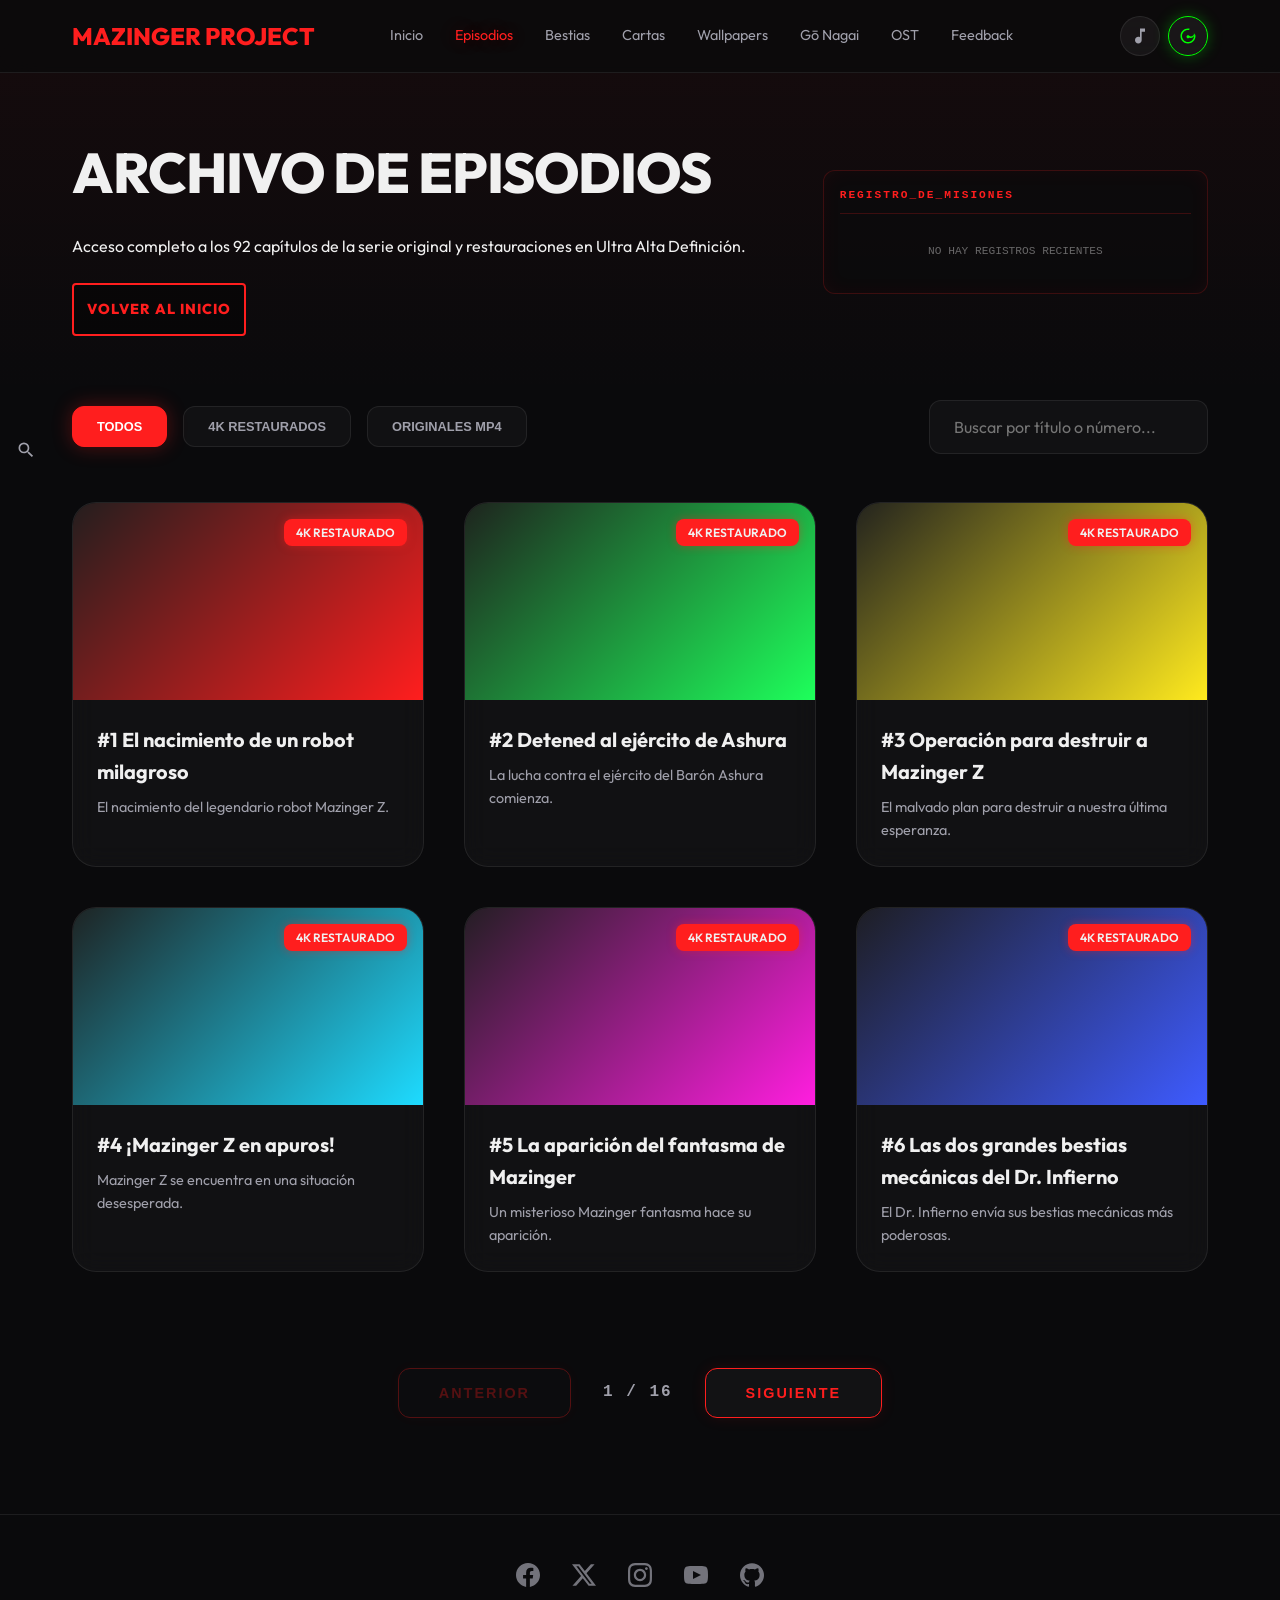
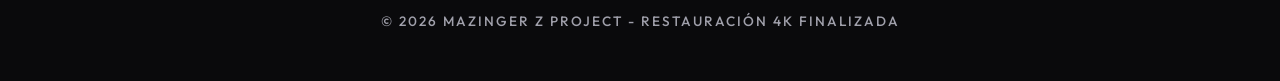
<file: episodes.html>
<!DOCTYPE html>
<html lang="es">

<head>
    <meta charset="UTF-8">
    <meta name="viewport" content="width=device-width, initial-scale=1.0">
    <title>Guía de Episodios | Mazinger Z Project Official</title>
    <meta name="description" content="Lista completa de los 92 episodios de Mazinger Z restaurados en 4K. Detalles, títulos y orden de emisión del primer gran robot de la historia.">
    <meta name="keywords" content="Mazinger Z, Episodios, Guía de Capítulos, 4K, Restauración, Gō Nagai, Anime">
    <meta name="author" content="Alfonso Rubio Rioseras">
    <meta name="robots" content="index, follow">

    <!-- Open Graph / Facebook -->
    <meta property="og:type" content="website">
    <meta property="og:url" content="https://mazinger-z.com/episodes.html">
    <meta property="og:title" content="Guía de Episodios | Mazinger Z Project Official">
    <meta property="og:description" content="Explora los 92 capítulos de Mazinger Z restaurados en calidad 4K.">
    <meta property="og:image" content="https://mazinger-z.com/assets/hero-bg.jpg">

    <!-- Twitter -->
    <meta property="twitter:card" content="summary_large_image">
    <meta property="twitter:url" content="https://mazinger-z.com/episodes.html">
    <meta property="twitter:title" content="Guía de Episodios | Mazinger Z Project Official">
    <meta property="twitter:description" content="Explora los 92 capítulos de Mazinger Z restaurados en calidad 4K.">
    <meta property="twitter:image" content="https://mazinger-z.com/assets/hero-bg.jpg">

    <link rel="icon" type="image/jpeg" href="assets/favicon.jpeg">
    <link rel="manifest" href="manifest.json">
    <meta name="theme-color" content="#050505">
    <link rel="apple-touch-icon" href="assets/favicon.jpeg">
    <link rel="stylesheet" href="index.css">
</head>

<body class="episodes-page">

    <nav class="navbar">
        <div class="nav-container">
            <a href="index.html" class="nav-logo" style="text-decoration: none;">Mazinger Project</a>
            <div class="nav-links">
                <a href="index.html">Inicio</a>
                <a href="episodes.html" class="active">Episodios</a>
                <a href="beasts.html">Bestias</a>
                <a href="cards.html">Cartas</a>
                <a href="wallpapers.html">Wallpapers</a>
                <a href="creator.html">Gō Nagai</a>
                <a href="soundtrack.html">OST</a>
                <a href="feedback.html">Feedback</a>
            </div>
            <div class="audio-controls-group">
                <button id="musicToggle" class="audio-btn" onclick="toggleMusic()" title="Música">
                    <svg width="20" height="20" viewBox="0 0 24 24" fill="currentColor">
                        <path
                            d="M12 3v10.55c-.59-.34-1.27-.55-2-.55-2.21 0-4 1.79-4 4s1.79 4 4 4 4-1.79 4-4V7h4V3h-6z" />
                    </svg>
                </button>
                <button id="fxToggle" class="audio-btn audio-active" onclick="toggleFx()" title="Efectos de Sonido">
                    <svg width="18" height="18" viewBox="0 0 24 24" fill="currentColor">
                        <path
                            d="M12 15c1.1 0 2-.9 2-2s-.9-2-2-2-2 .9-2 2 .9 2 2 2zm1-13.06c.58.06 1.14.24 1.64.52l-1.45 1.45C12.85 4.09 12.44 4 12 4c-4.42 0-8 3.58-8 8s3.58 8 8 8 8-3.58 8-8c0-.44-.09-.85-.31-1.23l1.45-1.45c.5.71.86 1.52.86 2.68 0 5.52-4.48 10-10 10S2 17.52 2 12 6.48 2 12 2c.34 0 .68.02 1.01.06zm7.06 3.01L19.06 6.01c.58.71.94 1.53.94 2.49 0 2.21-1.79 4-4 4-.96 0-1.78-.36-2.49-.94l-1.45 1.45c.87.87 2.07 1.49 3.44 1.49 2.76 0 5-2.24 5-5 0-1.37-.62-2.57-1.49-3.44z" />
                    </svg>
                </button>
            </div>
        </div>
    </nav>

    <header class="page-header">
        <div class="container header-flex">
            <div class="header-text">
                <h1>ARCHIVO DE EPISODIOS</h1>
                <p>Acceso completo a los 92 capítulos de la serie original y restauraciones en Ultra Alta Definición.
                </p>
                <a href="index.html" class="tech-btn home-btn">VOLVER AL INICIO</a>
            </div>
            <div class="mission-log-box">
                <div class="log-header">REGISTRO_DE_MISIONES</div>
                <div id="missionLog" class="log-content">
                    <!-- Dinámico -->
                </div>
            </div>
        </div>
    </header>

    <main class="container">
        <section class="episodes-browser">
            <div class="controls-bar">
                <div class="filter-group">
                    <button class="filter-btn active" data-quality="all">TODOS</button>
                    <button class="filter-btn" data-quality="4k">4K RESTAURADOS</button>
                    <button class="filter-btn" data-quality="original">ORIGINALES MP4</button>
                </div>
                <div class="search-box">
                    <input type="text" id="searchInput" placeholder="Buscar por título o número...">
                    <svg viewBox="0 0 24 24" fill="currentColor" width="20" height="20">
                        <path
                            d="M15.5 14h-.79l-.28-.27A6.471 6.471 0 0 0 16 9.5 6.5 6.5 0 1 0 9.5 16c1.61 0 3.09-.59 4.23-1.57l.27.28v.79l5 4.99L20.49 19l-4.99-5zm-6 0C7.01 14 5 11.99 5 9.5S7.01 5 9.5 5 14 7.01 14 9.5 11.99 14 9.5 14z" />
                    </svg>
                </div>
            </div>

            <div id="episodesGrid" class="episodes-grid">
                <!-- Dinámico -->
            </div>
            <div id="loadMoreContainer" class="load-more-container"></div>
        </section>
    </main>

    <!-- Video Modal -->
    <div id="videoModal" class="modal">
        <div class="modal-content">
            <span class="close-modal">&times;</span>
            <div class="video-container">
                <video id="mainVideo" controls>
                    <source src="" type="video/mp4">
                </video>
                <div id="videoPlaceholder" class="video-placeholder">
                    <!-- Dinámico -->
                </div>
            </div>
            <div class="modal-info">
                <div class="video-controls-row">
                    <button id="btnPrev" class="tech-btn" onclick="changeEpisode(-1)">ANTERIOR</button>
                    <button id="btnOpening" class="tech-btn" onclick="playExtra('opening')">REPRODUCIR OPENING</button>
                    <button id="btnEpisode" class="tech-btn active" onclick="playExtra('episode')">REPRODUCIR
                        EPISODIO</button>
                    <button id="btnEnding" class="tech-btn" onclick="playExtra('ending')">REPRODUCIR ENDING</button>
                    <button id="btnNext" class="tech-btn" onclick="changeEpisode(1)">SIGUIENTE</button>
                    <button class="tech-btn exit-btn" onclick="closeModal()">SALIR</button>
                </div>
                <h2 id="modalTitle">Título</h2>
                <div class="tech-log">
                    <span>STATUS: RESTORATION_COMPLETED</span>
                    <span>CODEC: H.265 / NVENC</span>
                </div>
                <p id="modalDesc"></p>
            </div>
        </div>
    </div>

    <script src="audio_manager.js"></script>
    <script src="episodes.js"></script>
    <script src="pwa_init.js"></script>

    <footer class="main-footer">
        <div class="footer-content">
            <div class="footer-social">
                <a href="https://www.facebook.com/ps4rioseras007" title="Facebook">
                    <svg viewBox="0 0 24 24"><path d="M24 12.073c0-6.627-5.373-12-12-12s-12 5.373-12 12c0 5.99 4.388 10.954 10.125 11.854v-8.385H7.078v-3.47h3.047V9.43c0-3.007 1.792-4.669 4.533-4.669 1.312 0 2.686.235 2.686.235v2.953H15.83c-1.491 0-1.956.925-1.956 1.874v2.25h3.328l-.532 3.47h-2.796v8.385C19.612 23.027 24 18.062 24 12.073z"/></svg>
                </a>
                <a href="https://x.com/alfrubrio" title="X">
                    <svg viewBox="0 0 24 24"><path d="M18.901 1.153h3.68l-8.04 9.19L24 22.846h-7.406l-5.8-7.584-6.638 7.584H.474l8.6-9.83L0 1.154h7.594l5.243 6.932 6.064-6.932zm-1.294 19.497h2.039L6.486 3.24H4.298l13.309 17.41z"/></svg>
                </a>
                <a href="https://www.instagram.com/mazinher_z/" title="Instagram">
                    <svg viewBox="0 0 24 24"><path d="M12 2.163c3.204 0 3.584.012 4.85.07 3.252.148 4.771 1.691 4.919 4.919.058 1.266.069 1.645.069 4.849 0 3.205-.012 3.584-.069 4.849-.149 3.225-1.664 4.771-4.919 4.919-1.266.058-1.644.07-4.85.07-3.204 0-3.584-.012-4.849-.07-3.26-.149-4.771-1.699-4.919-4.92-.058-1.265-.07-1.644-.07-4.849 0-3.204.013-3.583.07-4.849.149-3.227 1.664-4.771 4.919-4.919 1.266-.057 1.645-.069 4.849-.069zm0-2.163c-3.259 0-3.667.014-4.947.072-4.358.2-6.78 2.618-6.98 6.98-.059 1.281-.073 1.689-.073 4.948 0 3.259.014 3.668.072 4.948.2 4.358 2.618 6.78 6.98 6.98 1.281.058 1.689.072 4.948.072 3.259 0 3.668-.014 4.948-.072 4.354-.2 6.782-2.618 6.979-6.98.059-1.28.073-1.689.073-4.948 0-3.259-.014-3.667-.072-4.947-.196-4.354-2.617-6.78-6.979-6.98-1.281-.059-1.69-.073-4.949-.073zm0 5.838c-3.403 0-6.162 2.759-6.162 6.162s2.759 6.163 6.162 6.163 6.162-2.759 6.162-6.163c0-3.403-2.759-6.162-6.162-6.162zm0 10.162c-2.209 0-4-1.79-4-4 0-2.209 1.791-4 4-4s4 1.791 4 4c0 2.21-1.791 4-4 4zm6.406-11.845c-.796 0-1.441.645-1.441 1.44s.645 1.44 1.441 1.44c.795 0 1.439-.645 1.439-1.44s-.644-1.44-1.439-1.44z"/></svg>
                </a>
                <a href="https://www.youtube.com/@AlfonsoRubioRioseras" title="YouTube">
                    <svg viewBox="0 0 24 24"><path d="M19.615 3.184c-3.604-.246-11.631-.245-15.23 0-3.897.266-4.356 2.62-4.385 8.816.029 6.185.484 8.549 4.385 8.816 3.6.245 11.626.246 15.23 0 3.897-.266 4.356-2.62 4.385-8.816-.029-6.185-.484-8.549-4.385-8.816zm-10.615 12.816v-8l8 3.993-8 4.007z"/></svg>
                </a>
                <a href="https://github.com/Rioseras007" title="GitHub">
                    <svg viewBox="0 0 24 24"><path d="M12 .297c-6.63 0-12 5.373-12 12 0 5.303 3.438 9.8 8.205 11.385.6.113.82-.258.82-.577 0-.285-.01-1.04-.015-2.04-3.338.724-4.042-1.61-4.042-1.61C4.422 18.07 3.633 17.7 3.633 17.7c-1.087-.744.084-.729.084-.729 1.205.084 1.838 1.236 1.838 1.236 1.07 1.835 2.809 1.305 3.495.998.108-.776.417-1.305.76-1.605-2.665-.3-5.466-1.332-5.466-5.93 0-1.31.465-2.38 1.235-3.22-.135-.303-.54-1.523.105-3.176 0 0 1.005-.322 3.3 1.23.96-.267 1.98-.399 3-.405 1.02.006 2.04.138 3 .405 2.28-1.552 3.285-1.23 3.285-1.23.645 1.653.24 2.873.12 3.176.765.84 1.23 1.91 1.23 3.22 0 4.61-2.805 5.625-5.475 5.92.42.36.81 1.096.81 2.22 0 1.606-.015 2.896-.015 3.286 0 .315.21.69.825.57C20.565 22.092 24 17.592 24 12.297c0-6.627-5.373-12-12-12"/></svg>
                </a>
            </div>
            <p>&copy; 2026 Mazinger Z Project - Restauración 4K Finalizada</p>
        </div>
    </footer>

</body>

</html>
</file>
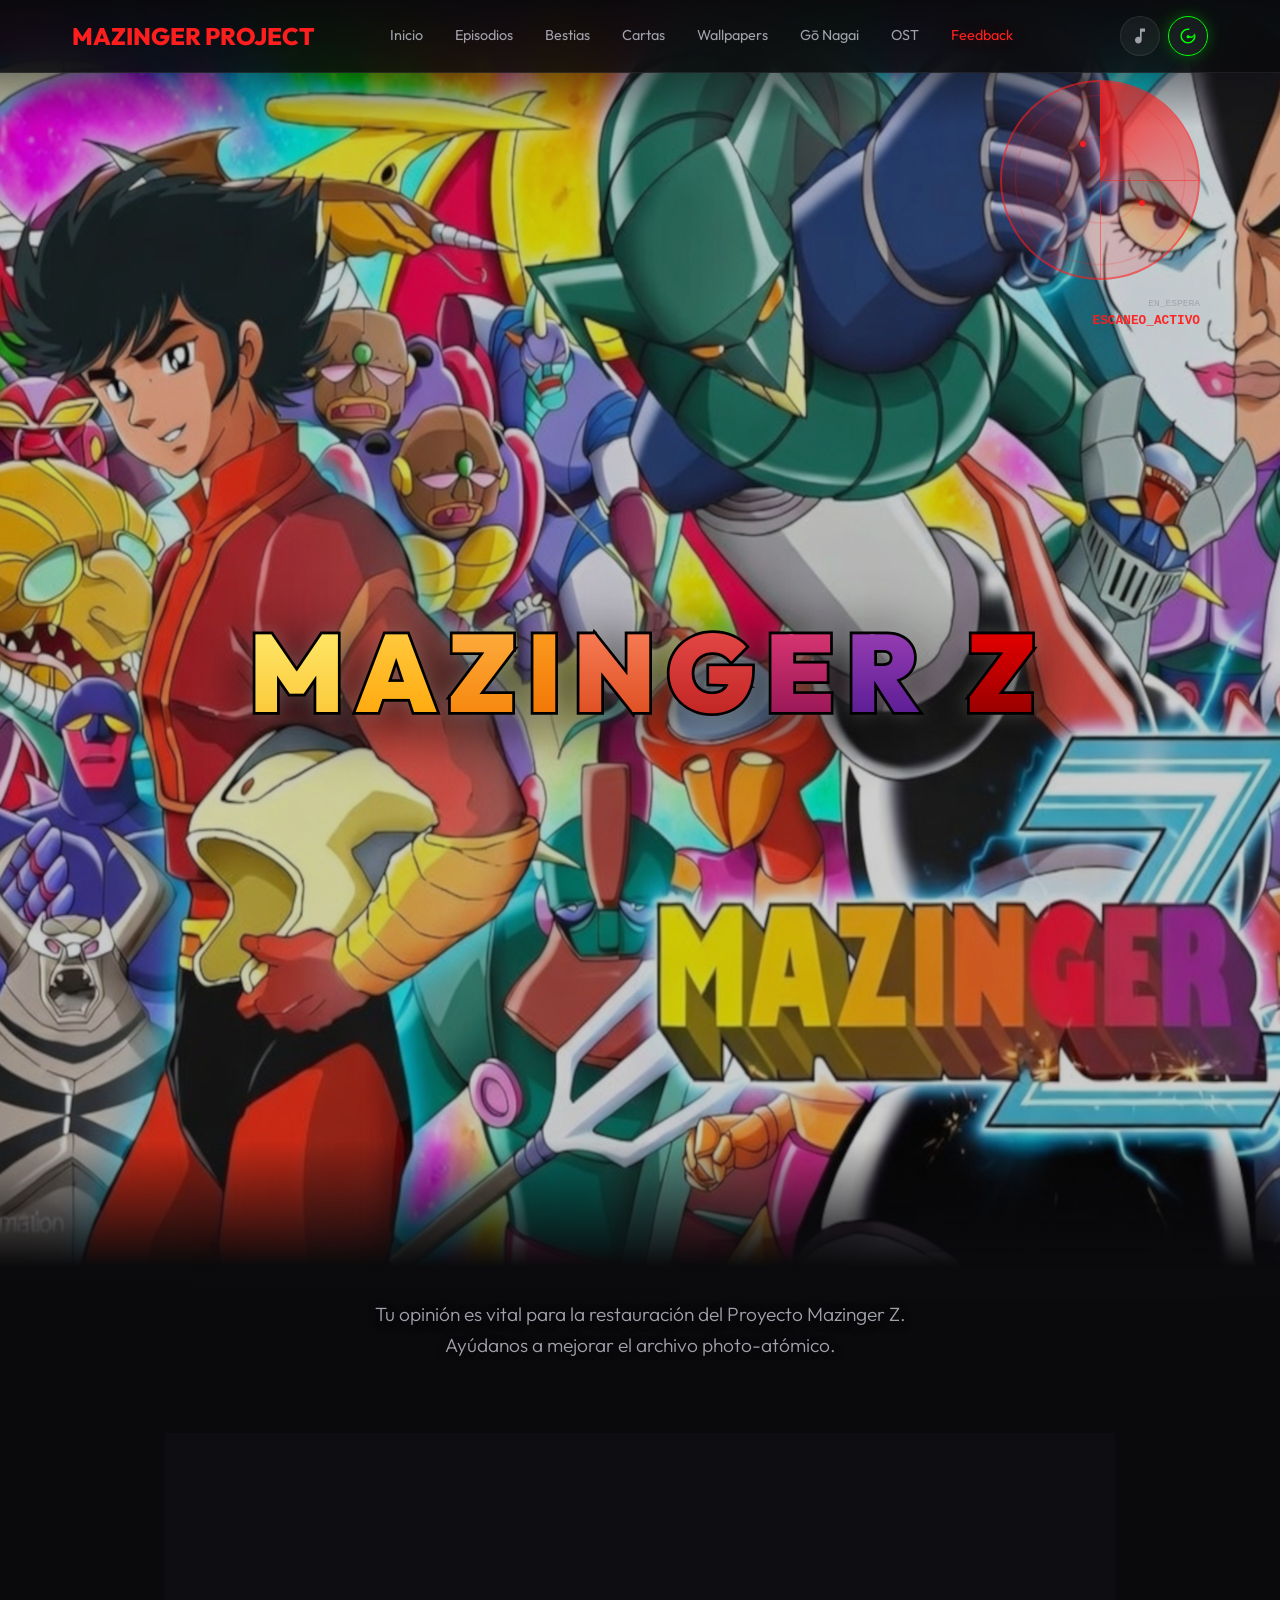
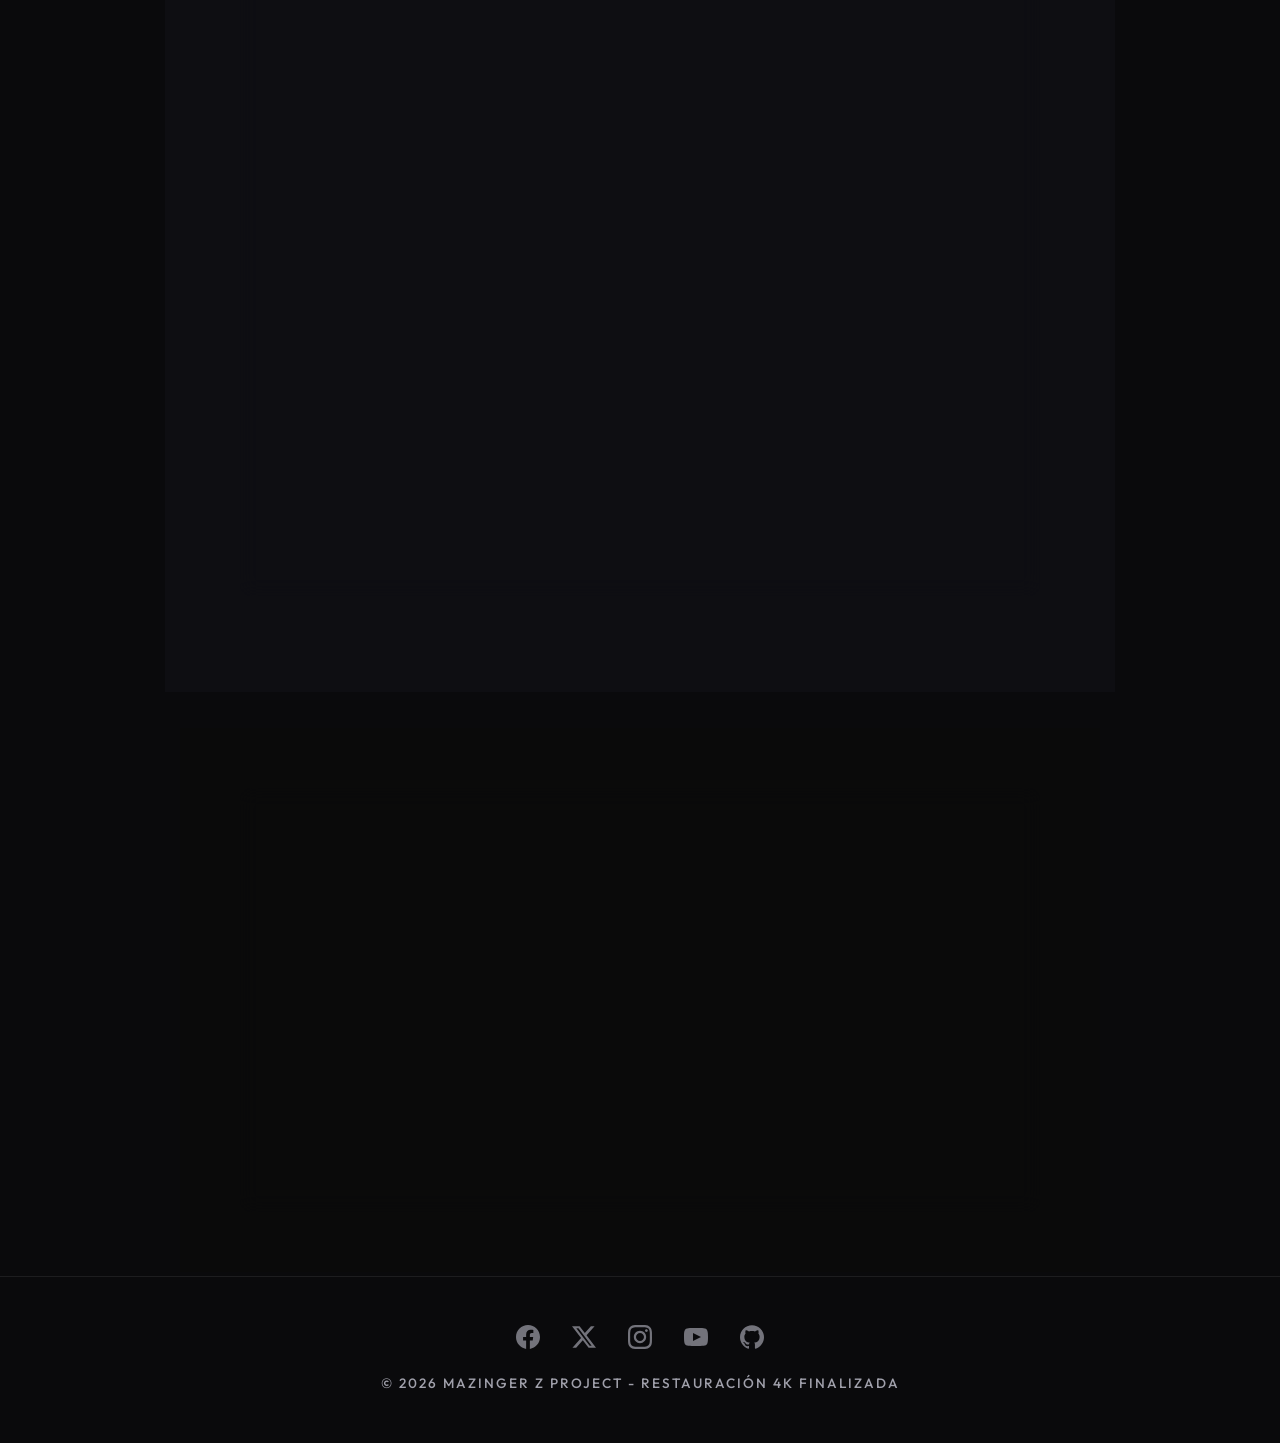
<file: feedback.html>
<!DOCTYPE html>
<html lang="es">
<head>
    <meta charset="UTF-8">
    <meta name="viewport" content="width=device-width, initial-scale=1.0">
    <title>Feedback Público - Mazinger Z 4K</title>
    <link rel="stylesheet" href="index.css">
    <link rel="preconnect" href="https://fonts.googleapis.com">
    <link rel="preconnect" href="https://fonts.gstatic.com" crossorigin>
    <link href="https://fonts.googleapis.com/css2?family=Outfit:wght@300;400;600;800;900&display=swap" rel="stylesheet">
    <link rel="icon" type="image/png" href="favicon.png">
</head>
<body>
    <nav class="navbar">
        <div class="nav-container">
            <a href="index.html" class="nav-logo" style="text-decoration: none;">Mazinger Project</a>
            <div class="nav-links">
                <a href="index.html">Inicio</a>
                <a href="episodes.html">Episodios</a>
                <a href="beasts.html">Bestias</a>
                <a href="cards.html">Cartas</a>
                <a href="wallpapers.html">Wallpapers</a>
                <a href="creator.html">Gō Nagai</a>
                <a href="soundtrack.html">OST</a>
                <a href="feedback.html" class="active">Feedback</a>
            </div>
            <div class="audio-controls-group">
                <button id="musicToggle" class="audio-btn" onclick="toggleMusic()"
                    title="Música de Fondo (Mazinger Theme)">
                    <svg width="20" height="20" viewBox="0 0 24 24" fill="currentColor">
                        <path
                            d="M12 3v10.55c-.59-.34-1.27-.55-2-.55-2.21 0-4 1.79-4 4s1.79 4 4 4 4-1.79 4-4V7h4V3h-6z" />
                    </svg>
                </button>
                <button id="fxToggle" class="audio-btn audio-active" onclick="toggleFx()"
                    title="Efectos de Sonido (FX Tácticos)">
                    <svg width="18" height="18" viewBox="0 0 24 24" fill="currentColor">
                        <path
                            d="M12 15c1.1 0 2-.9 2-2s-.9-2-2-2-2 .9-2 2 .9 2 2 2zm1-13.06c.58.06 1.14.24 1.64.52l-1.45 1.45C12.85 4.09 12.44 4 12 4c-4.42 0-8 3.58-8 8s3.58 8 8 8 8-3.58 8-8c0-.44-.09-.85-.31-1.23l1.45-1.45c.5.71.86 1.52.86 2.68 0 5.52-4.48 10-10 10S2 17.52 2 12 6.48 2 12 2c.34 0 .68.02 1.01.06zm7.06 3.01L19.06 6.01c.58.71.94 1.53.94 2.49 0 2.21-1.79 4-4 4-.96 0-1.78-.36-2.49-.94l-1.45 1.45c.87.87 2.07 1.49 3.44 1.49 2.76 0 5-2.24 5-5 0-1.37-.62-2.57-1.49-3.44z" />
                    </svg>
                </button>
            </div>
        </div>
    </nav>

    <section id="hero" class="hero placeholder-hero">
        <div class="radar-container">
            <div class="radar">
                <div class="radar-sweep"></div>
                <div class="radar-circles"></div>
                <div class="radar-crosshair"></div>
                <div class="radar-blips">
                    <div class="blip blip-1" title="Amenaza detectada: Garada K7"></div>
                    <div class="blip blip-2" title="Amenaza detectada: Doublas M2"></div>
                </div>
            </div>
            <div class="radar-status">
                <span class="status-label">EN_ESPERA</span>
                <span class="status-value">ESCANEO_ACTIVO</span>
            </div>
        </div>
        <div class="hero-content">
            <h1 class="hero-logo-container">
                <svg viewBox="0 0 1100 150" class="mazinger-svg-logo">
                    <defs>
                        <linearGradient id="g1" x1="0%" y1="0%" x2="0%" y2="100%"><stop offset="0%" style="stop-color:#fff176"/><stop offset="100%" style="stop-color:#fbc02d"/></linearGradient>
                        <linearGradient id="g2" x1="0%" y1="0%" x2="0%" y2="100%"><stop offset="0%" style="stop-color:#ffd54f"/><stop offset="100%" style="stop-color:#ffa000"/></linearGradient>
                        <linearGradient id="g3" x1="0%" y1="0%" x2="0%" y2="100%"><stop offset="0%" style="stop-color:#ffb74d"/><stop offset="100%" style="stop-color:#f57c00"/></linearGradient>
                        <linearGradient id="g4" x1="0%" y1="0%" x2="0%" y2="100%"><stop offset="0%" style="stop-color:#ffa726"/><stop offset="100%" style="stop-color:#ef6c00"/></linearGradient>
                        <linearGradient id="g5" x1="0%" y1="0%" x2="0%" y2="100%"><stop offset="0%" style="stop-color:#ff8a65"/><stop offset="100%" style="stop-color:#d84315"/></linearGradient>
                        <linearGradient id="g6" x1="0%" y1="0%" x2="0%" y2="100%"><stop offset="0%" style="stop-color:#ef5350"/><stop offset="100%" style="stop-color:#b71c1c"/></linearGradient>
                        <linearGradient id="g7" x1="0%" y1="0%" x2="0%" y2="100%"><stop offset="0%" style="stop-color:#ec407a"/><stop offset="100%" style="stop-color:#880e4f"/></linearGradient>
                        <linearGradient id="g8" x1="0%" y1="0%" x2="0%" y2="100%"><stop offset="0%" style="stop-color:#ab47bc"/><stop offset="100%" style="stop-color:#4a148c"/></linearGradient>
                        <linearGradient id="g9" x1="0%" y1="0%" x2="0%" y2="100%"><stop offset="0%" style="stop-color:#ff0000"/><stop offset="100%" style="stop-color:#800000"/></linearGradient>
                    </defs>
                    <text x="50%" y="110" text-anchor="middle" font-family="'Outfit', sans-serif" font-weight="900" font-size="120" letter-spacing="-5">
                        <tspan fill="url(#g1)">M</tspan>
                        <tspan fill="url(#g2)">A</tspan>
                        <tspan fill="url(#g3)">Z</tspan>
                        <tspan fill="url(#g4)">I</tspan>
                        <tspan fill="url(#g5)">N</tspan>
                        <tspan fill="url(#g6)">G</tspan>
                        <tspan fill="url(#g7)">E</tspan>
                        <tspan fill="url(#g8)">R</tspan>
                        <tspan fill="url(#g9)" dx="40">Z</tspan>
                    </text>
                </svg>
            </h1>
            <img class="banner" src="assets/newhero.jpg" alt="Mazinger Z Logo">
            <p>Tu opinión es vital para la restauración del Proyecto Mazinger Z. Ayúdanos a mejorar el archivo photo-atómico.</p>
        </div>
    </section>

    <main class="container">
        <section class="feedback-section">
            <div class="feedback-container">
                <form id="feedbackForm">
                    <div class="form-group">
                        <label for="name">NOMBRE</label>
                        <input type="text" id="name" name="name" class="form-input" placeholder="Tu nombre..." required>
                    </div>
                    <div class="form-group">
                        <label for="surname">APELLIDOS</label>
                        <input type="text" id="surname" name="surname" class="form-input" placeholder="Tus apellidos..." required>
                    </div>
                    <div class="form-group">
                        <label for="suggestions">SUGERENCIAS / FEEDBACK</label>
                        <textarea id="suggestions" name="suggestions" class="form-textarea" placeholder="Escribe aquí tus sugerencias para mejorar el proyecto..." required></textarea>
                    </div>
                    <button type="submit" class="feedback-btn">ENVIAR FEEDBACK</button>
                    <p class="tech-notice">Transmisión encriptada vía Protocolo Photo-Atomic. El feedback se enviará directamente a la base de operaciones.</p>
                </form>
            </div>
        </section>

        <section class="feedback-music">
            <h2>HIMNO DEL PROYECTO</h2>
            <div class="iframe-wrapper">
                <iframe src="https://suno.com/embed/879ccc2f-51c6-47d7-8596-06d2d5cf7679" width="100%" height="240" frameborder="0" allow="autoplay; encrypted-media; fullscreen" allowfullscreen loading="lazy" referrerpolicy="no-referrer-when-downgrade"><a href="https://suno.com/song/879ccc2f-51c6-47d7-8596-06d2d5cf7679">Listen on Suno</a></iframe>
            </div>
        </section>
    </main>

    <footer class="main-footer">
        <div class="footer-content">
            <div class="footer-social">
                <a href="https://www.facebook.com/ps4rioseras007" title="Facebook">
                    <svg viewBox="0 0 24 24"><path d="M24 12.073c0-6.627-5.373-12-12-12s-12 5.373-12 12c0 5.99 4.388 10.954 10.125 11.854v-8.385H7.078v-3.47h3.047V9.43c0-3.007 1.792-4.669 4.533-4.669 1.312 0 2.686.235 2.686.235v2.953H15.83c-1.491 0-1.956.925-1.956 1.874v2.25h3.328l-.532 3.47h-2.796v8.385C19.612 23.027 24 18.062 24 12.073z"/></svg>
                </a>
                <a href="https://x.com/alfrubrio" title="X">
                    <svg viewBox="0 0 24 24"><path d="M18.901 1.153h3.68l-8.04 9.19L24 22.846h-7.406l-5.8-7.584-6.638 7.584H.474l8.6-9.83L0 1.154h7.594l5.243 6.932 6.064-6.932zm-1.294 19.497h2.039L6.486 3.24H4.298l13.309 17.41z"/></svg>
                </a>
                <a href="https://www.instagram.com/mazinher_z/" title="Instagram">
                    <svg viewBox="0 0 24 24"><path d="M12 2.163c3.204 0 3.584.012 4.85.07 3.252.148 4.771 1.691 4.919 4.919.058 1.266.069 1.645.069 4.849 0 3.205-.012 3.584-.069 4.849-.149 3.225-1.664 4.771-4.919 4.919-1.266.058-1.644.07-4.85.07-3.204 0-3.584-.012-4.849-.07-3.26-.149-4.771-1.699-4.919-4.92-.058-1.265-.07-1.644-.07-4.849 0-3.204.013-3.583.07-4.849.149-3.227 1.664-4.771 4.919-4.919 1.266-.057 1.645-.069 4.849-.069zm0-2.163c-3.259 0-3.667.014-4.947.072-4.358.2-6.78 2.618-6.98 6.98-.059 1.281-.073 1.689-.073 4.948 0 3.259.014 3.668.072 4.948.2 4.358 2.618 6.78 6.98 6.98 1.281.058 1.689.072 4.948.072 3.259 0 3.668-.014 4.948-.072 4.354-.2 6.782-2.618 6.979-6.98.059-1.28.073-1.689.073-4.948 0-3.259-.014-3.667-.072-4.947-.196-4.354-2.617-6.78-6.979-6.98-1.281-.059-1.69-.073-4.949-.073zm0 5.838c-3.403 0-6.162 2.759-6.162 6.162s2.759 6.163 6.162 6.163 6.162-2.759 6.162-6.163c0-3.403-2.759-6.162-6.162-6.162zm0 10.162c-2.209 0-4-1.79-4-4 0-2.209 1.791-4 4-4s4 1.791 4 4c0 2.21-1.791 4-4 4zm6.406-11.845c-.796 0-1.441.645-1.441 1.44s.645 1.44 1.441 1.44c.795 0 1.439-.645 1.439-1.44s-.644-1.44-1.439-1.44z"/></svg>
                </a>
                <a href="https://www.youtube.com/@AlfonsoRubioRioseras" title="YouTube">
                    <svg viewBox="0 0 24 24"><path d="M19.615 3.184c-3.604-.246-11.631-.245-15.23 0-3.897.266-4.356 2.62-4.385 8.816.029 6.185.484 8.549 4.385 8.816 3.6.245 11.626.246 15.23 0 3.897-.266 4.356-2.62 4.385-8.816-.029-6.185-.484-8.549-4.385-8.816zm-10.615 12.816v-8l8 3.993-8 4.007z"/></svg>
                </a>
                <a href="https://github.com/Rioseras007" title="GitHub">
                    <svg viewBox="0 0 24 24"><path d="M12 .297c-6.63 0-12 5.373-12 12 0 5.303 3.438 9.8 8.205 11.385.6.113.82-.258.82-.577 0-.285-.01-1.04-.015-2.04-3.338.724-4.042-1.61-4.042-1.61C4.422 18.07 3.633 17.7 3.633 17.7c-1.087-.744.084-.729.084-.729 1.205.084 1.838 1.236 1.838 1.236 1.07 1.835 2.809 1.305 3.495.998.108-.776.417-1.305.76-1.605-2.665-.3-5.466-1.332-5.466-5.93 0-1.31.465-2.38 1.235-3.22-.135-.303-.54-1.523.105-3.176 0 0 1.005-.322 3.3 1.23.96-.267 1.98-.399 3-.405 1.02.006 2.04.138 3 .405 2.28-1.552 3.285-1.23 3.285-1.23.645 1.653.24 2.873.12 3.176.765.84 1.23 1.91 1.23 3.22 0 4.61-2.805 5.625-5.475 5.92.42.36.81 1.096.81 2.22 0 1.606-.015 2.896-.015 3.286 0 .315.21.69.825.57C20.565 22.092 24 17.592 24 12.297c0-6.627-5.373-12-12-12"/></svg>
                </a>
            </div>
            <p>&copy; 2026 Mazinger Z Project - Restauración 4K Finalizada</p>
        </div>
    </footer>

    <script src="audio_manager.js"></script>
    <script src="feedback.js"></script>
</body>
</html>
</file>
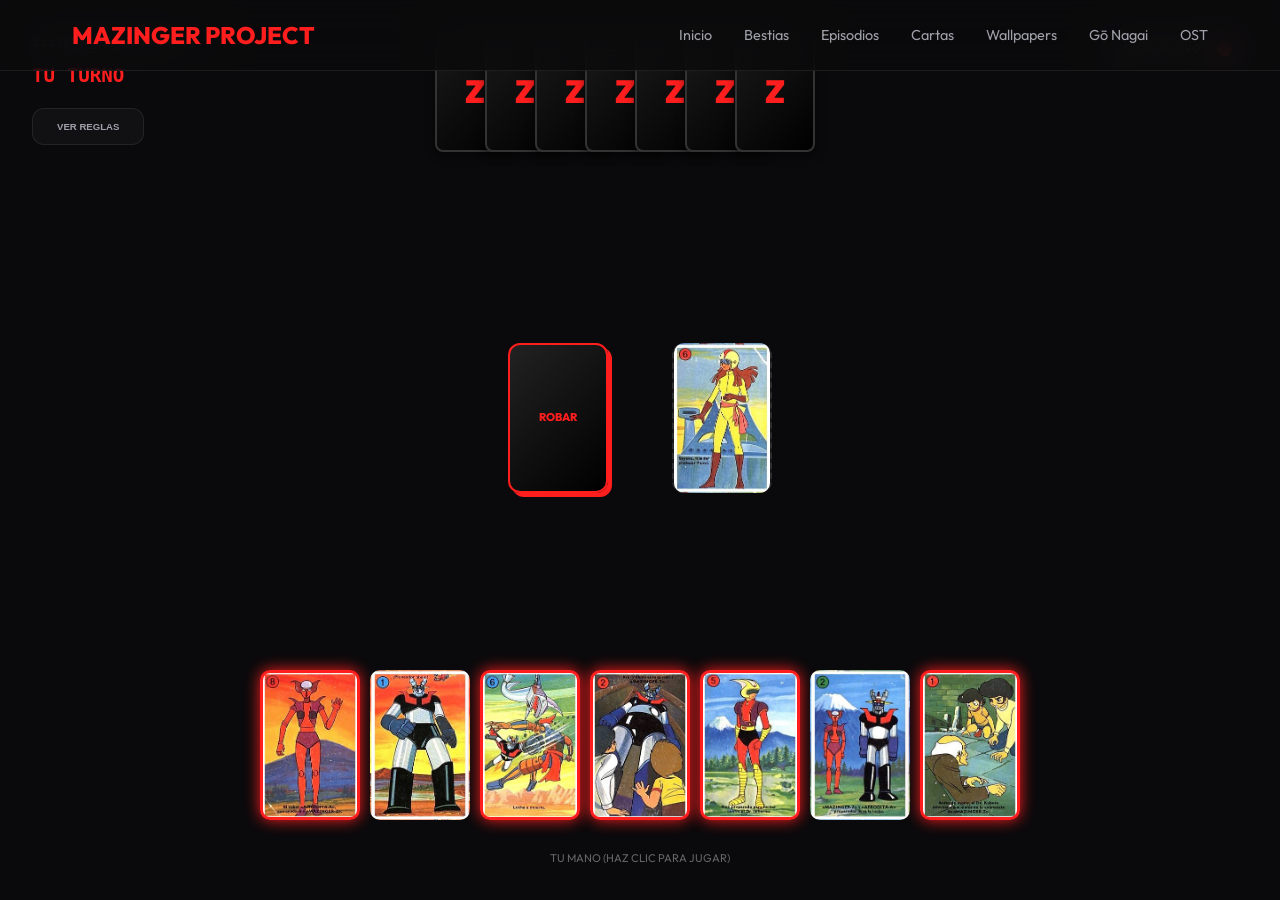
<file: game.html>
<!DOCTYPE html>
<html lang="es">

<head>
    <meta charset="UTF-8">
    <meta name="viewport" content="width=device-width, initial-scale=1.0">
    <title>Mazinger Z | Arena de Duelo</title>
    <link rel="icon" type="image/jpeg" href="assets/favicon.jpeg">
    <link rel="stylesheet" href="index.css">
    <link rel="preconnect" href="https://fonts.googleapis.com">
    <link rel="preconnect" href="https://fonts.gstatic.com" crossorigin>
    <link
        href="https://fonts.googleapis.com/css2?family=Inter:wght@400;600;800&family=Outfit:wght@500;700;900&display=swap"
        rel="stylesheet">
    <style>
        :root {
            --game-bg: #0a0a0c;
            --table-color: #0d1520;
            --accent-blue: #007bff;
            --accent-red: #ff3e3e;
            --accent-green: #28a745;
            --accent-yellow: #ffc107;
        }

        body.game-mode {
            background-color: var(--game-bg);
            overflow: hidden;
            height: 100vh;
        }

        .game-arena {
            height: 100vh;
            display: flex;
            flex-direction: column;
            justify-content: space-between;
            padding: 2rem;
            position: relative;
        }

        /* CPU Zone */
        .cpu-zone {
            display: flex;
            justify-content: center;
            height: 150px;
            gap: -40px;
        }

        .cpu-card-back {
            width: 80px;
            height: 120px;
            background: linear-gradient(135deg, #1a1a1a, #000);
            border: 2px solid #333;
            border-radius: 8px;
            margin-left: -30px;
            box-shadow: 0 4px 10px rgba(0, 0, 0, 0.5);
            display: flex;
            align-items: center;
            justify-content: center;
            color: var(--primary-color);
            font-weight: 900;
            font-size: 2rem;
        }

        /* Center Zone */
        .center-zone {
            flex: 1;
            display: flex;
            align-items: center;
            justify-content: center;
            gap: 4rem;
        }

        .deck-pile,
        .discard-pile {
            width: 100px;
            height: 150px;
            border-radius: 12px;
            position: relative;
        }

        .deck-pile {
            background: linear-gradient(135deg, #222, #000);
            border: 2px solid var(--primary-color);
            cursor: pointer;
            display: flex;
            align-items: center;
            justify-content: center;
            box-shadow: 4px 4px 0 var(--primary-color);
            transition: transform 0.2s;
        }

        .deck-pile:hover {
            transform: translateY(-5px);
        }

        .deck-pile::after {
            content: 'ROBAR';
            font-size: 0.7rem;
            color: var(--primary-color);
            font-weight: 800;
        }

        .discard-pile {
            background: rgba(255, 255, 255, 0.05);
            border: 2px dashed rgba(255, 255, 255, 0.1);
            display: flex;
            align-items: center;
            justify-content: center;
        }

        /* Player Zone */
        .player-zone {
            display: flex;
            flex-direction: column;
            align-items: center;
            gap: 1rem;
        }

        .player-hand {
            display: flex;
            justify-content: center;
            gap: 10px;
            height: 180px;
            padding: 1rem;
        }

        .game-card {
            width: 100px;
            height: 150px;
            border-radius: 10px;
            background-size: cover;
            background-position: center;
            border: 3px solid transparent;
            cursor: pointer;
            transition: all 0.3s cubic-bezier(0.4, 0, 0.2, 1);
            position: relative;
        }

        .game-card:hover {
            transform: translateY(-30px) scale(1.1);
            z-index: 10;
            box-shadow: 0 10px 30px rgba(255, 30, 30, 0.3);
        }

        .game-card.playable {
            border-color: var(--primary-color);
            box-shadow: 0 0 15px var(--primary-color);
        }

        /* UI Overlays */
        .game-status {
            position: absolute;
            top: 2rem;
            left: 2rem;
            font-family: monospace;
            color: var(--text-secondary);
        }

        .status-msg {
            font-size: 1.2rem;
            color: var(--primary-color);
            font-weight: 800;
            margin-top: 0.5rem;
            text-transform: uppercase;
        }

        .color-selector {
            position: fixed;
            inset: 0;
            background: rgba(0, 0, 0, 0.9);
            display: none;
            flex-direction: column;
            align-items: center;
            justify-content: center;
            z-index: 2000;
            backdrop-filter: blur(10px);
        }

        .color-options {
            display: flex;
            gap: 2rem;
            margin-top: 2rem;
        }

        .color-opt {
            width: 80px;
            height: 80px;
            border-radius: 50%;
            cursor: pointer;
            transition: transform 0.2s;
            border: 4px solid rgba(255, 255, 255, 0.2);
        }

        .color-opt:hover {
            transform: scale(1.2);
            border-color: white;
        }

        .active-color-indicator {
            position: absolute;
            top: 2rem;
            right: 2rem;
            display: flex;
            align-items: center;
            gap: 1rem;
            padding: 0.5rem 1rem;
            background: rgba(255, 255, 255, 0.05);
            border-radius: 30px;
        }

        .color-dot {
            width: 15px;
            height: 15px;
            border-radius: 50%;
        }

        .win-modal {
            position: fixed;
            inset: 0;
            background: rgba(0, 0, 0, 0.95);
            display: none;
            flex-direction: column;
            align-items: center;
            justify-content: center;
            z-index: 3000;
            text-align: center;
        }

        .win-modal h1 {
            font-size: 4rem;
            color: var(--primary-color);
            font-family: 'Outfit', sans-serif;
        }

        /* Card Preview */
        .card-preview {
            position: fixed;
            top: 50%;
            left: 50%;
            transform: translate(-50%, -50%);
            width: 300px;
            height: 450px;
            background-size: cover;
            background-position: center;
            border: 5px solid white;
            border-radius: 20px;
            box-shadow: 0 0 100px rgba(0, 0, 0, 0.8);
            z-index: 1500;
            display: none;
            pointer-events: none;
        }
    </style>
</head>

<body class="game-mode">

    <nav class="navbar">
        <div class="nav-container">
            <div class="nav-logo">Mazinger Project</div>
            <div class="nav-links">
                <a href="index.html">Inicio</a>
                <a href="beasts.html">Bestias</a>
                <a href="episodes.html">Episodios</a>
                <a href="cards.html">Cartas</a>
                <a href="wallpapers.html">Wallpapers</a>
                <a href="creator.html">Gō Nagai</a>
                <a href="soundtrack.html">OST</a>
            </div>
        </div>
    </nav>

    <div class="game-arena">
        <div class="game-status">
            <div>SISTEMA_DE_COMBATE_V1.0</div>
            <div id="statusMsg" class="status-msg">ESPERANDO JUGADA...</div>
            <button class="filter-btn" onclick="toggleHelp()" style="margin-top: 1rem; font-size: 0.6rem;">VER
                REGLAS</button>
        </div>

        <!-- Help Panel -->
        <div id="helpPanel"
            style="display: none; position: absolute; top: 8rem; left: 2rem; background: rgba(0,0,0,0.9); border: 1px solid var(--primary-color); padding: 1.5rem; width: 300px; z-index: 100; font-size: 0.8rem; border-radius: 8px; backdrop-filter: blur(10px);">
            <h3 style="color: var(--primary-color); margin-bottom: 0.5rem;">CÓMO JUGAR</h3>
            <ul style="color: #ccc; list-style: none; padding: 0;">
                <li>• Suelta una carta que coincida en <b>color</b> o <b>número</b> con la del centro.</li>
                <li>• Los <b>5</b> son comodines: puedes jugarlos cuando quieras y cambiar el color.</li>
                <li>• Si no puedes jugar, pulsa el <b>MAZO (ROBAR)</b> hasta conseguir una válida.</li>
                <li>• Gana quien se quede sin cartas primero.</li>
            </ul>
            <button onclick="toggleHelp()" style="margin-top: 1rem; width: 100%;"
                class="filter-btn active">CERRAR</button>
        </div>

        <div class="active-color-indicator">
            <span style="font-size: 0.7rem; color: #666;">COLOR_ACTIVO</span>
            <div id="activeColorDot" class="color-dot" style="background: white;"></div>
        </div>

        <!-- CPU Hand -->
        <div id="cpuHand" class="cpu-zone">
            <!-- Dinámico -->
        </div>

        <!-- Discard and Deck -->
        <div class="center-zone">
            <div id="deck" class="deck-pile" onclick="playerDraw()"></div>
            <div id="discardPile" class="discard-pile">
                <!-- La última carta jugada aquí -->
            </div>
        </div>

        <!-- Player Hand -->
        <div class="player-zone">
            <div id="playerHand" class="player-hand">
                <!-- Dinámico -->
            </div>
            <div class="player-meta" style="color: #666; font-size: 0.7rem;">TU MANO (HAZ CLIC PARA JUGAR)</div>
        </div>
    </div>

    <!-- Color Selector Modal (Wildcards) -->
    <div id="colorSelector" class="color-selector">
        <h2>SELECCIONA NUEVO COLOR TÁCTICO</h2>
        <div class="color-options">
            <div class="color-opt" style="background: var(--accent-blue);" onclick="selectColor('blue')"></div>
            <div class="color-opt" style="background: var(--accent-red);" onclick="selectColor('red')"></div>
            <div class="color-opt" style="background: var(--accent-green);" onclick="selectColor('green')"></div>
            <div class="color-opt" style="background: var(--accent-yellow);" onclick="selectColor('yellow')"></div>
        </div>
    </div>

    <!-- Win/Loss Modal -->
    <!-- Card Preview Hover -->
    <div id="cardPreview" class="card-preview"></div>

    <div id="winModal" class="win-modal">
        <h1 id="winTitle">¡VICTORIA!</h1>
        <p id="winStats" style="margin: 2rem 0; color: #888;"></p>
        <button class="filter-btn active" onclick="location.reload()">REINTENTAR MISIÓN</button>
        <a href="index.html" style="margin-top: 1rem; color: #555; text-decoration: none;">VOLVER AL DASHBOARD</a>
    </div>

    <script>
        function toggleHelp() {
            const panel = document.getElementById('helpPanel');
            panel.style.display = panel.style.display === 'none' ? 'block' : 'none';
        }
    </script>
    <script src="audio_manager.js"></script>
    <script src="cards_game.js"></script>
</body>

</html>
</file>
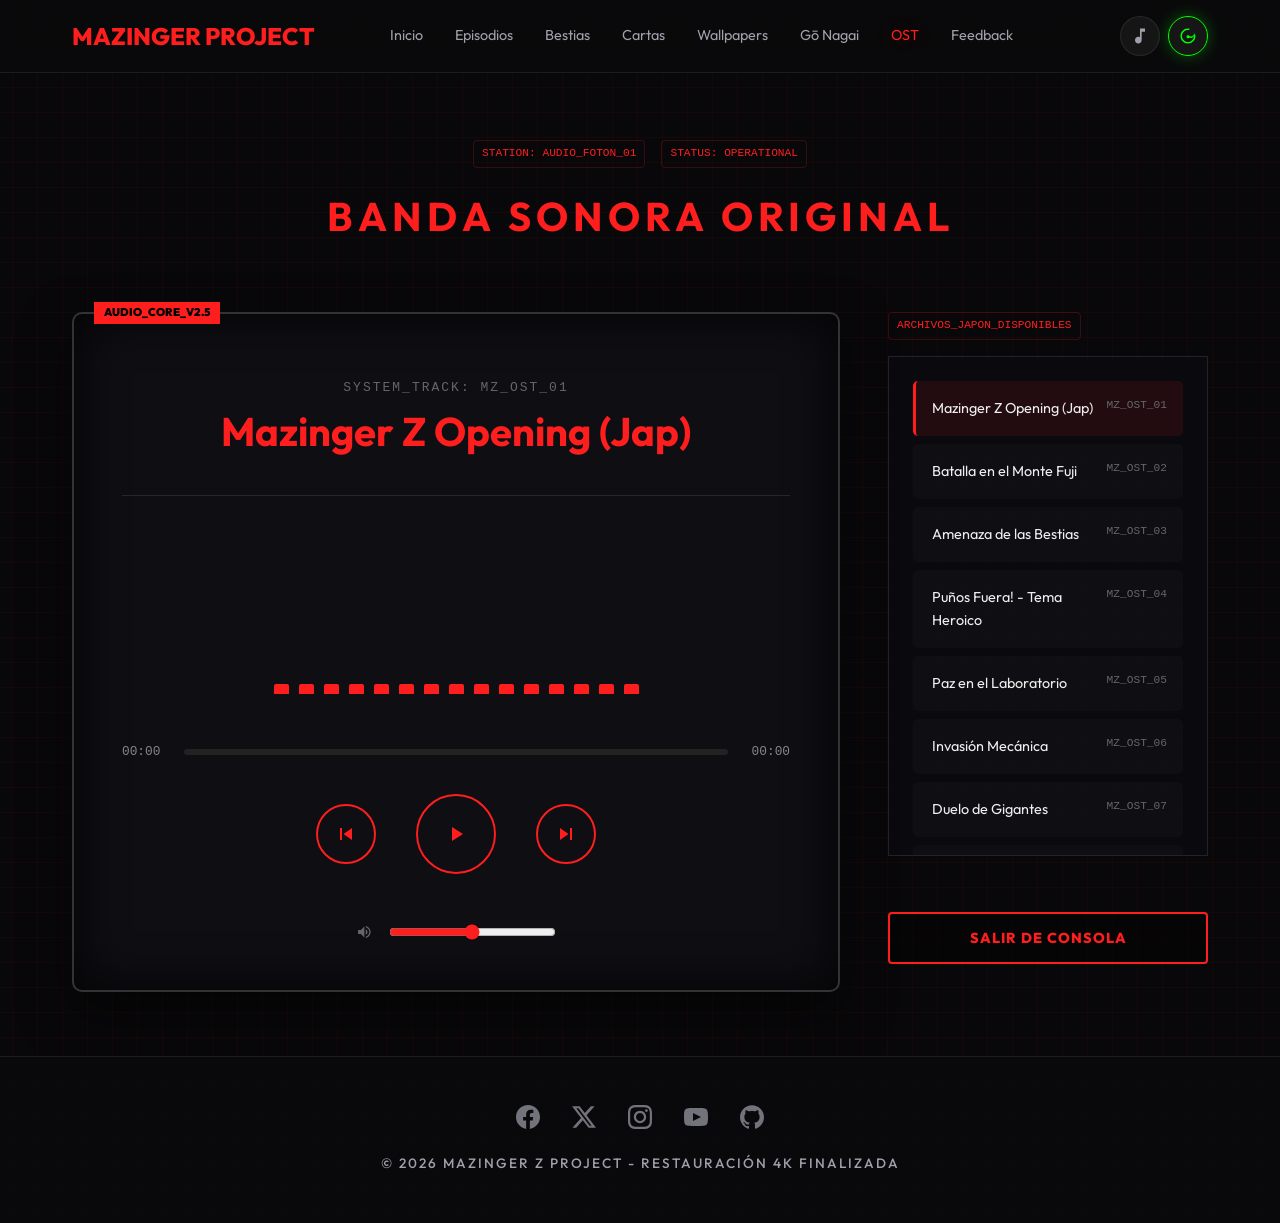
<file: soundtrack.html>
<!DOCTYPE html>
<html lang="es">

<head>
    <meta charset="UTF-8">
    <meta name="viewport" content="width=device-width, initial-scale=1.0">
    <title>Centro de Audio Fotónico | OST Mazinger Z Official</title>
    <meta name="description" content="Disfruta de la banda sonora original de Mazinger Z. Temas clásicos, efectos de sonido y la música que marcó una época en el anime.">
    <meta name="keywords" content="OST, Soundtrack, Música, Mazinger Z, Audio Fotónico, Anime Music, Alfonso Rubio">
    <meta name="author" content="Alfonso Rubio Rioseras">
    <meta name="robots" content="index, follow">

    <!-- Open Graph / Facebook -->
    <meta property="og:type" content="website">
    <meta property="og:url" content="https://mazinger-z.com/soundtrack.html">
    <meta property="og:title" content="Centro de Audio Fotónico | OST Mazinger Z Official">
    <meta property="og:description" content="Banda sonora original y efectos de sonido de Mazinger Z.">
    <meta property="og:image" content="https://mazinger-z.com/assets/audio-preview.jpg">

    <!-- Twitter -->
    <meta property="twitter:card" content="summary_large_image">
    <meta property="twitter:url" content="https://mazinger-z.com/soundtrack.html">
    <meta property="twitter:title" content="Centro de Audio Fotónico | OST Mazinger Z Official">
    <meta property="twitter:description" content="Banda sonora original y efectos de sonido de Mazinger Z.">
    <meta property="twitter:image" content="https://mazinger-z.com/assets/audio-preview.jpg">

    <link rel="icon" type="image/jpeg" href="assets/favicon.jpeg">
    <link rel="manifest" href="manifest.json">
    <meta name="theme-color" content="#050505">
    <link rel="apple-touch-icon" href="assets/favicon.jpeg">
    <link rel="stylesheet" href="index.css">
    <link rel="preconnect" href="https://fonts.googleapis.com">
    <link rel="preconnect" href="https://fonts.gstatic.com" crossorigin>
    <link href="https://fonts.googleapis.com/css2?family=Outfit:wght@300;400;700;900&display=swap" rel="stylesheet">
</head>

<body class="soundtrack-page">

    <nav class="navbar">
        <div class="nav-container">
            <a href="index.html" class="nav-logo" style="text-decoration: none;">Mazinger Project</a>
            <div class="nav-links">
                <a href="index.html">Inicio</a>
                <a href="episodes.html">Episodios</a>
                <a href="beasts.html">Bestias</a>
                <a href="cards.html">Cartas</a>
                <a href="wallpapers.html">Wallpapers</a>
                <a href="creator.html">Gō Nagai</a>
                <a href="soundtrack.html" class="active">OST</a>
                <a href="feedback.html">Feedback</a>
            </div>
            <div class="audio-controls-group">
                <button id="musicToggle" class="audio-btn" onclick="toggleMusic()" title="Música">
                    <svg width="20" height="20" viewBox="0 0 24 24" fill="currentColor">
                        <path
                            d="M12 3v10.55c-.59-.34-1.27-.55-2-.55-2.21 0-4 1.79-4 4s1.79 4 4 4 4-1.79 4-4V7h4V3h-6z" />
                    </svg>
                </button>
                <button id="fxToggle" class="audio-btn audio-active" onclick="toggleFx()" title="Efectos de Sonido">
                    <svg width="18" height="18" viewBox="0 0 24 24" fill="currentColor">
                        <path
                            d="M12 15c1.1 0 2-.9 2-2s-.9-2-2-2-2 .9-2 2 .9 2 2 2zm1-13.06c.58.06 1.14.24 1.64.52l-1.45 1.45C12.85 4.09 12.44 4 12 4c-4.42 0-8 3.58-8 8s3.58 8 8 8 8-3.58 8-8c0-.44-.09-.85-.31-1.23l1.45-1.45c.5.71.86 1.52.86 2.68 0 5.52-4.48 10-10 10S2 17.52 2 12 6.48 2 12 2c.34 0 .68.02 1.01.06zm7.06 3.01L19.06 6.01c.58.71.94 1.53.94 2.49 0 2.21-1.79 4-4 4-.96 0-1.78-.36-2.49-.94l-1.45 1.45c.87.87 2.07 1.49 3.44 1.49 2.76 0 5-2.24 5-5 0-1.37-.62-2.57-1.49-3.44z" />
                    </svg>
                </button>
            </div>
        </div>
    </nav>

    <main class="container">
        <header style="text-align: center; margin-bottom: 4rem;">
            <div class="tech-log" style="justify-content: center; margin-bottom: 1rem;">
                <span>STATION: AUDIO_FOTON_01</span>
                <span>STATUS: OPERATIONAL</span>
            </div>
            <h1 style="color: var(--primary-color); font-size: 2.5rem; letter-spacing: 5px;">BANDA SONORA ORIGINAL</h1>
        </header>

        <div class="audio-center-container">
            <!-- Consola de Reproducción -->
            <section class="audio-console">
                <div class="now-playing-info">
                    <div id="trackMeta" class="track-meta">SELECCIONE PISTA...</div>
                    <h2 id="currentTrackTitle">CONSOLA LISTA</h2>
                </div>

                <div class="visualizer-container" id="visualizer">
                    <!-- Barras dinámicas generadas por JS -->
                </div>

                <div class="player-controls">
                    <div class="progress-container">
                        <span id="currentTime">00:00</span>
                        <div class="progress-bar" id="progressBar">
                            <div class="progress-fill" id="progressFill"></div>
                        </div>
                        <span id="duration">00:00</span>
                    </div>

                    <div class="control-buttons">
                        <button class="audio-main-btn" onclick="prevTrack()" title="Anterior">
                            <svg viewBox="0 0 24 24" fill="currentColor">
                                <path d="M6 6h2v12H6zm3.5 6l8.5 6V6z" />
                            </svg>
                        </button>
                        <button id="playBtn" class="audio-main-btn play-pause" onclick="togglePlay()"
                            title="Reproducir/Pausa">
                            <svg id="playIcon" viewBox="0 0 24 24" fill="currentColor">
                                <path d="M8 5v14l11-7z" />
                            </svg>
                        </button>
                        <button class="audio-main-btn" onclick="nextTrack()" title="Siguiente">
                            <svg viewBox="0 0 24 24" fill="currentColor">
                                <path d="M6 18l8.5-6L6 6v12zM16 6v12h2V6h-2z" />
                            </svg>
                        </button>
                    </div>

                    <div class="volume-control"
                        style="width: 200px; display: flex; align-items: center; gap: 1rem; margin-top: 1rem;">
                        <svg width="20" height="20" fill="#666" viewBox="0 0 24 24">
                            <path
                                d="M3 9v6h4l5 5V4L7 9H3zm13.5 3c0-1.77-1.02-3.29-2.5-4.03v8.05c1.48-.73 2.5-2.25 2.5-4.02zM14 3.23v2.06c2.89.86 5 3.54 5 6.71s-2.11 5.85-5 6.71v2.06c4.01-.91 7-4.49 7-8.77s-2.99-7.86-7-8.77z" />
                        </svg>
                        <input type="range" id="volumeSlider" min="0" max="1" step="0.1" value="0.5"
                            style="width: 100%; accent-color: var(--primary-color);">
                    </div>
                </div>
            </section>

            <!-- Lista de Pistas -->
            <aside>
                <div class="tech-log" style="margin-bottom: 1rem;"><span>ARCHIVOS_JAPON_DISPONIBLES</span></div>
                <div class="playlist-container" id="playlist">
                    <!-- Inyectado por JS -->
                </div>

                <div style="margin-top: 2rem; text-align: center;">
                    <a href="index.html" class="tech-btn home-btn" style="width: 100%; box-sizing: border-box;">SALIR DE
                        CONSOLA</a>
                </div>
            </aside>
        </div>
    </main>

    <footer class="main-footer">
        <div class="footer-content">
            <div class="footer-social">
                <a href="https://www.facebook.com/ps4rioseras007" title="Facebook">
                    <svg viewBox="0 0 24 24"><path d="M24 12.073c0-6.627-5.373-12-12-12s-12 5.373-12 12c0 5.99 4.388 10.954 10.125 11.854v-8.385H7.078v-3.47h3.047V9.43c0-3.007 1.792-4.669 4.533-4.669 1.312 0 2.686.235 2.686.235v2.953H15.83c-1.491 0-1.956.925-1.956 1.874v2.25h3.328l-.532 3.47h-2.796v8.385C19.612 23.027 24 18.062 24 12.073z"/></svg>
                </a>
                <a href="https://x.com/alfrubrio" title="X">
                    <svg viewBox="0 0 24 24"><path d="M18.901 1.153h3.68l-8.04 9.19L24 22.846h-7.406l-5.8-7.584-6.638 7.584H.474l8.6-9.83L0 1.154h7.594l5.243 6.932 6.064-6.932zm-1.294 19.497h2.039L6.486 3.24H4.298l13.309 17.41z"/></svg>
                </a>
                <a href="https://www.instagram.com/mazinher_z/" title="Instagram">
                    <svg viewBox="0 0 24 24"><path d="M12 2.163c3.204 0 3.584.012 4.85.07 3.252.148 4.771 1.691 4.919 4.919.058 1.266.069 1.645.069 4.849 0 3.205-.012 3.584-.069 4.849-.149 3.225-1.664 4.771-4.919 4.919-1.266.058-1.644.07-4.85.07-3.204 0-3.584-.012-4.849-.07-3.26-.149-4.771-1.699-4.919-4.92-.058-1.265-.07-1.644-.07-4.849 0-3.204.013-3.583.07-4.849.149-3.227 1.664-4.771 4.919-4.919 1.266-.057 1.645-.069 4.849-.069zm0-2.163c-3.259 0-3.667.014-4.947.072-4.358.2-6.78 2.618-6.98 6.98-.059 1.281-.073 1.689-.073 4.948 0 3.259.014 3.668.072 4.948.2 4.358 2.618 6.78 6.98 6.98 1.281.058 1.689.072 4.948.072 3.259 0 3.668-.014 4.948-.072 4.354-.2 6.782-2.618 6.979-6.98.059-1.28.073-1.689.073-4.948 0-3.259-.014-3.667-.072-4.947-.196-4.354-2.617-6.78-6.979-6.98-1.281-.059-1.69-.073-4.949-.073zm0 5.838c-3.403 0-6.162 2.759-6.162 6.162s2.759 6.163 6.162 6.163 6.162-2.759 6.162-6.163c0-3.403-2.759-6.162-6.162-6.162zm0 10.162c-2.209 0-4-1.79-4-4 0-2.209 1.791-4 4-4s4 1.791 4 4c0 2.21-1.791 4-4 4zm6.406-11.845c-.796 0-1.441.645-1.441 1.44s.645 1.44 1.441 1.44c.795 0 1.439-.645 1.439-1.44s-.644-1.44-1.439-1.44z"/></svg>
                </a>
                <a href="https://www.youtube.com/@AlfonsoRubioRioseras" title="YouTube">
                    <svg viewBox="0 0 24 24"><path d="M19.615 3.184c-3.604-.246-11.631-.245-15.23 0-3.897.266-4.356 2.62-4.385 8.816.029 6.185.484 8.549 4.385 8.816 3.6.245 11.626.246 15.23 0 3.897-.266 4.356-2.62 4.385-8.816-.029-6.185-.484-8.549-4.385-8.816zm-10.615 12.816v-8l8 3.993-8 4.007z"/></svg>
                </a>
                <a href="https://github.com/Rioseras007" title="GitHub">
                    <svg viewBox="0 0 24 24"><path d="M12 .297c-6.63 0-12 5.373-12 12 0 5.303 3.438 9.8 8.205 11.385.6.113.82-.258.82-.577 0-.285-.01-1.04-.015-2.04-3.338.724-4.042-1.61-4.042-1.61C4.422 18.07 3.633 17.7 3.633 17.7c-1.087-.744.084-.729.084-.729 1.205.084 1.838 1.236 1.838 1.236 1.07 1.835 2.809 1.305 3.495.998.108-.776.417-1.305.76-1.605-2.665-.3-5.466-1.332-5.466-5.93 0-1.31.465-2.38 1.235-3.22-.135-.303-.54-1.523.105-3.176 0 0 1.005-.322 3.3 1.23.96-.267 1.98-.399 3-.405 1.02.006 2.04.138 3 .405 2.28-1.552 3.285-1.23 3.285-1.23.645 1.653.24 2.873.12 3.176.765.84 1.23 1.91 1.23 3.22 0 4.61-2.805 5.625-5.475 5.92.42.36.81 1.096.81 2.22 0 1.606-.015 2.896-.015 3.286 0 .315.21.69.825.57C20.565 22.092 24 17.592 24 12.297c0-6.627-5.373-12-12-12"/></svg>
                </a>
            </div>
            <p>&copy; 2026 Mazinger Z Project - Restauración 4K Finalizada</p>
        </div>
    </footer>

    <script src="soundtrack.js"></script>
    <script src="pwa_init.js"></script>
</body>

</html>
</file>
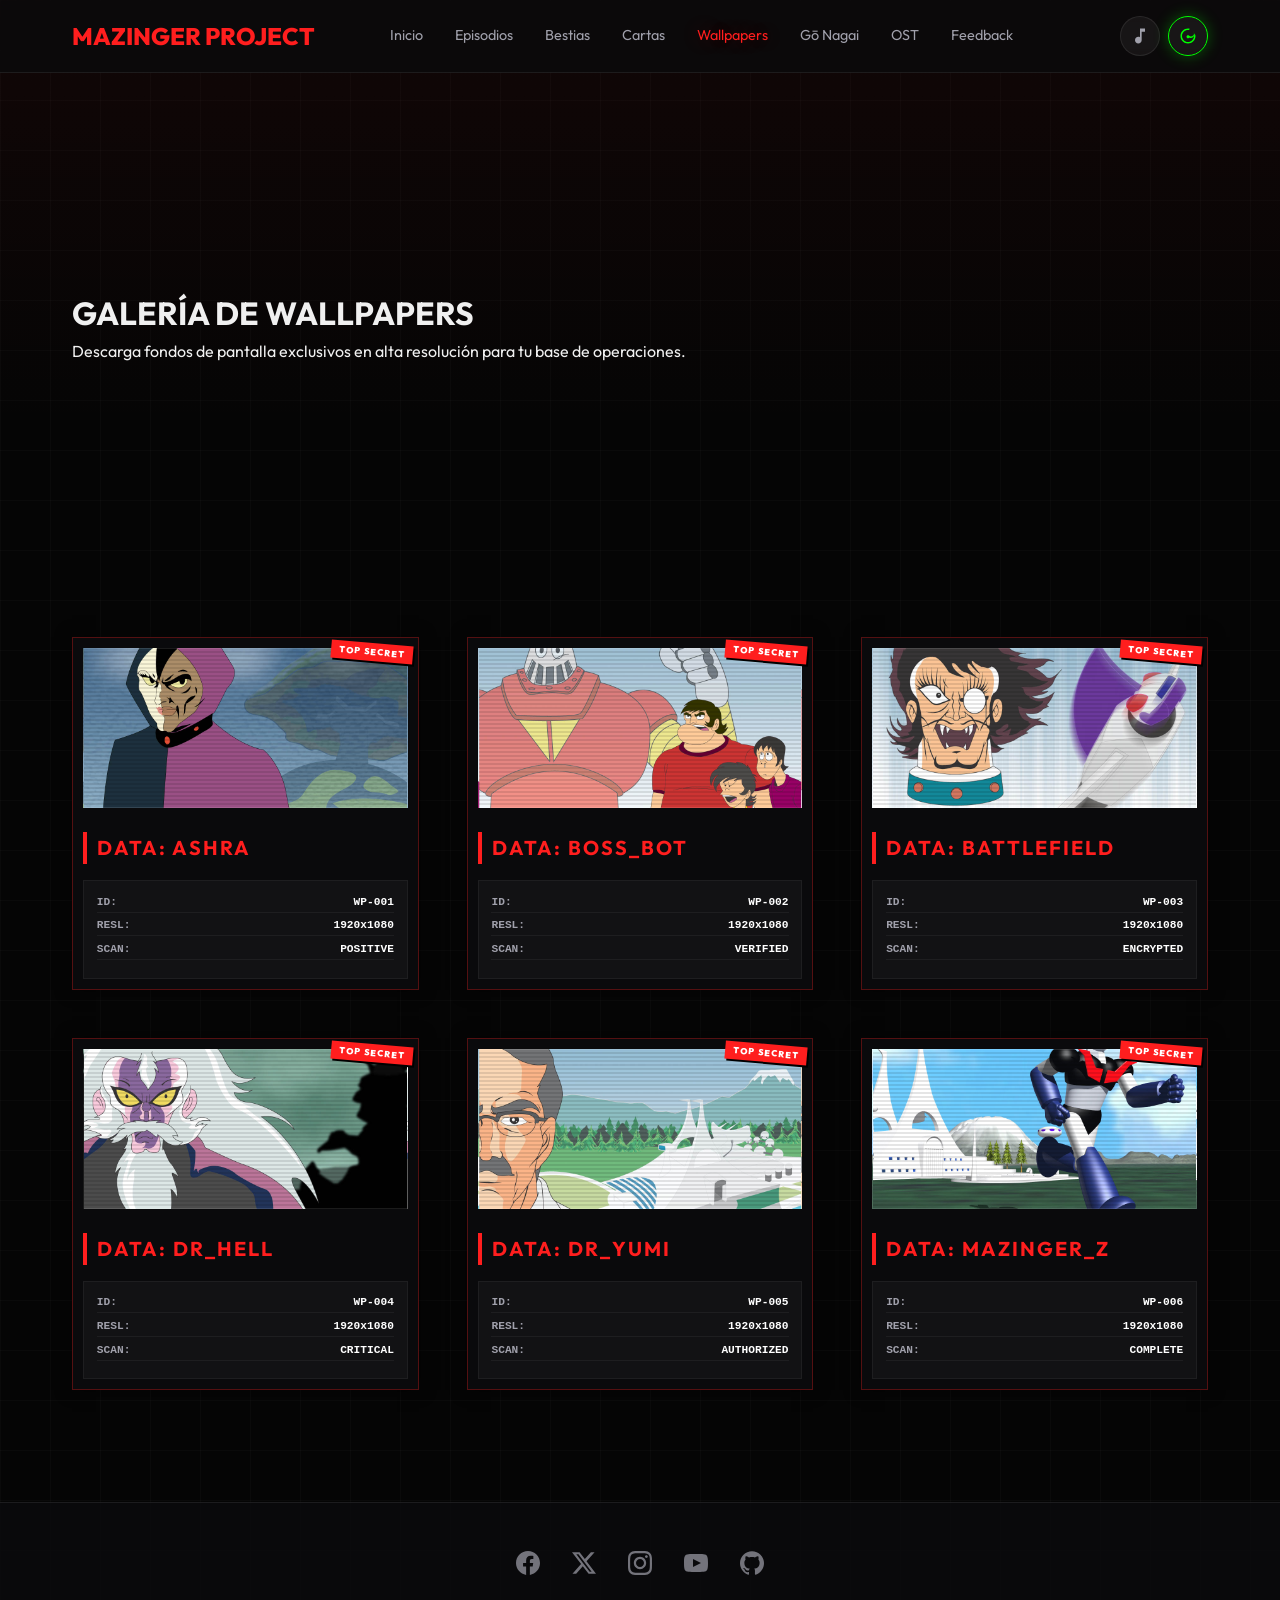
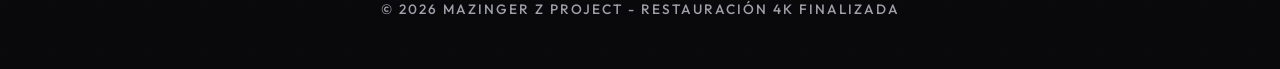
<file: wallpapers.html>
<!DOCTYPE html>
<html lang="es">

<head>
    <meta charset="UTF-8">
    <meta name="viewport" content="width=device-width, initial-scale=1.0">
    <title>Wallpapers Mazinger Z | Fondos de Pantalla 4K Oficiales</title>
    <meta name="description" content="Descarga los mejores fondos de pantalla de Mazinger Z en alta resolución 4K. Arte oficial y capturas restauradas para todos tus dispositivos.">
    <meta name="keywords" content="Wallpapers, Fondos de Pantalla, Mazinger Z, 4K, HD, Anime, Mecha Art">
    <meta name="author" content="Alfonso Rubio Rioseras">
    <meta name="robots" content="index, follow">

    <!-- Open Graph / Facebook -->
    <meta property="og:type" content="website">
    <meta property="og:url" content="https://mazinger-z.com/wallpapers.html">
    <meta property="og:title" content="Wallpapers Mazinger Z | Fondos de Pantalla 4K Oficiales">
    <meta property="og:description" content="Descarga arte exclusivo de Mazinger Z en calidad 4K para tus dispositivos.">
    <meta property="og:image" content="https://mazinger-z.com/assets/wallpaper-preview.jpg">

    <!-- Twitter -->
    <meta property="twitter:card" content="summary_large_image">
    <meta property="twitter:url" content="https://mazinger-z.com/wallpapers.html">
    <meta property="twitter:title" content="Wallpapers Mazinger Z | Fondos de Pantalla 4K Oficiales">
    <meta property="twitter:description" content="Descarga arte exclusivo de Mazinger Z en calidad 4K para tus dispositivos.">
    <meta property="twitter:image" content="https://mazinger-z.com/assets/wallpaper-preview.jpg">

    <link rel="icon" type="image/jpeg" href="assets/favicon.jpeg">
    <link rel="manifest" href="manifest.json">
    <meta name="theme-color" content="#050505">
    <link rel="apple-touch-icon" href="assets/favicon.jpeg">
    <link rel="stylesheet" href="index.css">
</head>

<body class="wallpapers-page">

    <nav class="navbar">
        <div class="nav-container">
            <a href="index.html" class="nav-logo" style="text-decoration: none;">Mazinger Project</a>
            <div class="nav-links">
                <a href="index.html">Inicio</a>
                <a href="episodes.html">Episodios</a>
                <a href="beasts.html">Bestias</a>
                <a href="cards.html">Cartas</a>
                <a href="wallpapers.html" class="active">Wallpapers</a>
                <a href="creator.html">Gō Nagai</a>
                <a href="soundtrack.html">OST</a>
                <a href="feedback.html">Feedback</a>
            </div>
            <div class="audio-controls-group">
                <button id="musicToggle" class="audio-btn" onclick="toggleMusic()" title="Música">
                    <svg width="20" height="20" viewBox="0 0 24 24" fill="currentColor">
                        <path
                            d="M12 3v10.55c-.59-.34-1.27-.55-2-.55-2.21 0-4 1.79-4 4s1.79 4 4 4 4-1.79 4-4V7h4V3h-6z" />
                    </svg>
                </button>
                <button id="fxToggle" class="audio-btn audio-active" onclick="toggleFx()" title="Efectos de Sonido">
                    <svg width="18" height="18" viewBox="0 0 24 24" fill="currentColor">
                        <path
                            d="M12 15c1.1 0 2-.9 2-2s-.9-2-2-2-2 .9-2 2 .9 2 2 2zm1-13.06c.58.06 1.14.24 1.64.52l-1.45 1.45C12.85 4.09 12.44 4 12 4c-4.42 0-8 3.58-8 8s3.58 8 8 8 8-3.58 8-8c0-.44-.09-.85-.31-1.23l1.45-1.45c.5.71.86 1.52.86 2.68 0 5.52-4.48 10-10 10S2 17.52 2 12 6.48 2 12 2c.34 0 .68.02 1.01.06zm7.06 3.01L19.06 6.01c.58.71.94 1.53.94 2.49 0 2.21-1.79 4-4 4-.96 0-1.78-.36-2.49-.94l-1.45 1.45c.87.87 2.07 1.49 3.44 1.49 2.76 0 5-2.24 5-5 0-1.37-.62-2.57-1.49-3.44z" />
                    </svg>
                </button>
            </div>
        </div>
    </nav>

    <header class="page-header">
        <div class="container header-flex">
            <div class="header-text">
                <h1>GALERÍA DE WALLPAPERS</h1>
                <p>Descarga fondos de pantalla exclusivos en alta resolución para tu base de operaciones.</p>
            </div>
        </div>
    </header>

    <main class="container">
        <div class="wallpapers-grid" id="wallpapersGrid">
            <!-- Wallpaper 1 -->
            <div class="wallpaper-card">
                <div class="classified-tag">TOP SECRET</div>
                <div class="wallpaper-preview" style="background-image: url('Wallpapers/ashler.jpg');">
                    <div class="wallpaper-overlay">
                        <a href="Wallpapers/ashler.jpg" download class="download-btn">DOWNLOAD_DATA</a>
                    </div>
                </div>
                <div class="wallpaper-info">
                    <h3>DATA: ASHRA</h3>
                    <div class="wp-dossier">
                        <div class="wp-spec"><label>ID:</label> <span>WP-001</span></div>
                        <div class="wp-spec"><label>RESL:</label> <span>1920x1080</span></div>
                        <div class="wp-spec"><label>SCAN:</label> <span>POSITIVE</span></div>
                    </div>
                </div>
            </div>

            <!-- Wallpaper 2 -->
            <div class="wallpaper-card">
                <div class="classified-tag">TOP SECRET</div>
                <div class="wallpaper-preview" style="background-image: url('Wallpapers/boss.jpg');">
                    <div class="wallpaper-overlay">
                        <a href="Wallpapers/boss.jpg" download class="download-btn">DOWNLOAD_DATA</a>
                    </div>
                </div>
                <div class="wallpaper-info">
                    <h3>DATA: BOSS_BOT</h3>
                    <div class="wp-dossier">
                        <div class="wp-spec"><label>ID:</label> <span>WP-002</span></div>
                        <div class="wp-spec"><label>RESL:</label> <span>1920x1080</span></div>
                        <div class="wp-spec"><label>SCAN:</label> <span>VERIFIED</span></div>
                    </div>
                </div>
            </div>

            <!-- Wallpaper 3 -->
            <div class="wallpaper-card">
                <div class="classified-tag">TOP SECRET</div>
                <div class="wallpaper-preview" style="background-image: url('Wallpapers/decapitado.jpg');">
                    <div class="wallpaper-overlay">
                        <a href="Wallpapers/decapitado.jpg" download class="download-btn">DOWNLOAD_DATA</a>
                    </div>
                </div>
                <div class="wallpaper-info">
                    <h3>DATA: BATTLEFIELD</h3>
                    <div class="wp-dossier">
                        <div class="wp-spec"><label>ID:</label> <span>WP-003</span></div>
                        <div class="wp-spec"><label>RESL:</label> <span>1920x1080</span></div>
                        <div class="wp-spec"><label>SCAN:</label> <span>ENCRYPTED</span></div>
                    </div>
                </div>
            </div>

            <!-- Wallpaper 4 -->
            <div class="wallpaper-card">
                <div class="classified-tag">TOP SECRET</div>
                <div class="wallpaper-preview" style="background-image: url('Wallpapers/dr_hell.jpg');">
                    <div class="wallpaper-overlay">
                        <a href="Wallpapers/dr_hell.jpg" download class="download-btn">DOWNLOAD_DATA</a>
                    </div>
                </div>
                <div class="wallpaper-info">
                    <h3>DATA: DR_HELL</h3>
                    <div class="wp-dossier">
                        <div class="wp-spec"><label>ID:</label> <span>WP-004</span></div>
                        <div class="wp-spec"><label>RESL:</label> <span>1920x1080</span></div>
                        <div class="wp-spec"><label>SCAN:</label> <span>CRITICAL</span></div>
                    </div>
                </div>
            </div>

            <!-- Wallpaper 5 -->
            <div class="wallpaper-card">
                <div class="classified-tag">TOP SECRET</div>
                <div class="wallpaper-preview" style="background-image: url('Wallpapers/dr_yumi.jpg');">
                    <div class="wallpaper-overlay">
                        <a href="Wallpapers/dr_yumi.jpg" download class="download-btn">DOWNLOAD_DATA</a>
                    </div>
                </div>
                <div class="wallpaper-info">
                    <h3>DATA: DR_YUMI</h3>
                    <div class="wp-dossier">
                        <div class="wp-spec"><label>ID:</label> <span>WP-005</span></div>
                        <div class="wp-spec"><label>RESL:</label> <span>1920x1080</span></div>
                        <div class="wp-spec"><label>SCAN:</label> <span>AUTHORIZED</span></div>
                    </div>
                </div>
            </div>

            <!-- Wallpaper 6 -->
            <div class="wallpaper-card">
                <div class="classified-tag">TOP SECRET</div>
                <div class="wallpaper-preview" style="background-image: url('Wallpapers/ep-mazin2.jpg');">
                    <div class="wallpaper-overlay">
                        <a href="Wallpapers/ep-mazin2.jpg" download class="download-btn">DOWNLOAD_DATA</a>
                    </div>
                </div>
                <div class="wallpaper-info">
                    <h3>DATA: MAZINGER_Z</h3>
                    <div class="wp-dossier">
                        <div class="wp-spec"><label>ID:</label> <span>WP-006</span></div>
                        <div class="wp-spec"><label>RESL:</label> <span>1920x1080</span></div>
                        <div class="wp-spec"><label>SCAN:</label> <span>COMPLETE</span></div>
                    </div>
                </div>
            </div>
        </div>
    </main>

    <footer class="main-footer">
        <div class="footer-content">
            <div class="footer-social">
                <a href="https://www.facebook.com/ps4rioseras007" title="Facebook">
                    <svg viewBox="0 0 24 24"><path d="M24 12.073c0-6.627-5.373-12-12-12s-12 5.373-12 12c0 5.99 4.388 10.954 10.125 11.854v-8.385H7.078v-3.47h3.047V9.43c0-3.007 1.792-4.669 4.533-4.669 1.312 0 2.686.235 2.686.235v2.953H15.83c-1.491 0-1.956.925-1.956 1.874v2.25h3.328l-.532 3.47h-2.796v8.385C19.612 23.027 24 18.062 24 12.073z"/></svg>
                </a>
                <a href="https://x.com/alfrubrio" title="X">
                    <svg viewBox="0 0 24 24"><path d="M18.901 1.153h3.68l-8.04 9.19L24 22.846h-7.406l-5.8-7.584-6.638 7.584H.474l8.6-9.83L0 1.154h7.594l5.243 6.932 6.064-6.932zm-1.294 19.497h2.039L6.486 3.24H4.298l13.309 17.41z"/></svg>
                </a>
                <a href="https://www.instagram.com/mazinher_z/" title="Instagram">
                    <svg viewBox="0 0 24 24"><path d="M12 2.163c3.204 0 3.584.012 4.85.07 3.252.148 4.771 1.691 4.919 4.919.058 1.266.069 1.645.069 4.849 0 3.205-.012 3.584-.069 4.849-.149 3.225-1.664 4.771-4.919 4.919-1.266.058-1.644.07-4.85.07-3.204 0-3.584-.012-4.849-.07-3.26-.149-4.771-1.699-4.919-4.92-.058-1.265-.07-1.644-.07-4.849 0-3.204.013-3.583.07-4.849.149-3.227 1.664-4.771 4.919-4.919 1.266-.057 1.645-.069 4.849-.069zm0-2.163c-3.259 0-3.667.014-4.947.072-4.358.2-6.78 2.618-6.98 6.98-.059 1.281-.073 1.689-.073 4.948 0 3.259.014 3.668.072 4.948.2 4.358 2.618 6.78 6.98 6.98 1.281.058 1.689.072 4.948.072 3.259 0 3.668-.014 4.948-.072 4.354-.2 6.782-2.618 6.979-6.98.059-1.28.073-1.689.073-4.948 0-3.259-.014-3.667-.072-4.947-.196-4.354-2.617-6.78-6.979-6.98-1.281-.059-1.69-.073-4.949-.073zm0 5.838c-3.403 0-6.162 2.759-6.162 6.162s2.759 6.163 6.162 6.163 6.162-2.759 6.162-6.163c0-3.403-2.759-6.162-6.162-6.162zm0 10.162c-2.209 0-4-1.79-4-4 0-2.209 1.791-4 4-4s4 1.791 4 4c0 2.21-1.791 4-4 4zm6.406-11.845c-.796 0-1.441.645-1.441 1.44s.645 1.44 1.441 1.44c.795 0 1.439-.645 1.439-1.44s-.644-1.44-1.439-1.44z"/></svg>
                </a>
                <a href="https://www.youtube.com/@AlfonsoRubioRioseras" title="YouTube">
                    <svg viewBox="0 0 24 24"><path d="M19.615 3.184c-3.604-.246-11.631-.245-15.23 0-3.897.266-4.356 2.62-4.385 8.816.029 6.185.484 8.549 4.385 8.816 3.6.245 11.626.246 15.23 0 3.897-.266 4.356-2.62 4.385-8.816-.029-6.185-.484-8.549-4.385-8.816zm-10.615 12.816v-8l8 3.993-8 4.007z"/></svg>
                </a>
                <a href="https://github.com/Rioseras007" title="GitHub">
                    <svg viewBox="0 0 24 24"><path d="M12 .297c-6.63 0-12 5.373-12 12 0 5.303 3.438 9.8 8.205 11.385.6.113.82-.258.82-.577 0-.285-.01-1.04-.015-2.04-3.338.724-4.042-1.61-4.042-1.61C4.422 18.07 3.633 17.7 3.633 17.7c-1.087-.744.084-.729.084-.729 1.205.084 1.838 1.236 1.838 1.236 1.07 1.835 2.809 1.305 3.495.998.108-.776.417-1.305.76-1.605-2.665-.3-5.466-1.332-5.466-5.93 0-1.31.465-2.38 1.235-3.22-.135-.303-.54-1.523.105-3.176 0 0 1.005-.322 3.3 1.23.96-.267 1.98-.399 3-.405 1.02.006 2.04.138 3 .405 2.28-1.552 3.285-1.23 3.285-1.23.645 1.653.24 2.873.12 3.176.765.84 1.23 1.91 1.23 3.22 0 4.61-2.805 5.625-5.475 5.92.42.36.81 1.096.81 2.22 0 1.606-.015 2.896-.015 3.286 0 .315.21.69.825.57C20.565 22.092 24 17.592 24 12.297c0-6.627-5.373-12-12-12"/></svg>
                </a>
            </div>
            <p>&copy; 2026 Mazinger Z Project - Restauración 4K Finalizada</p>
        </div>
    </footer>

    <script src="audio_manager.js"></script>
    <script src="pwa_init.js"></script>
    <script>
        document.addEventListener('DOMContentLoaded', () => {
            if (window.mazingerAudio) {
                window.mazingerAudio.playFX('ui_deploy');
            }
        });
    </script>
</body>

</html>
</file>
<file: index.css>
@import url('https://fonts.googleapis.com/css2?family=Outfit:wght@300;400;600;800&display=swap');

:root {
    --bg-color: #0a0a0c;
    --surface-color: rgba(255, 255, 255, 0.03);
    --surface-border: rgba(255, 255, 255, 0.08);
    --primary-color: #ff1e1e;
    --secondary-color: #3e5bff;
    --text-primary: #f0f0f0;
    --text-secondary: #a0a0ab;
    --accent-glow: 0 0 20px rgba(255, 30, 30, 0.3);
    --glass-blur: blur(12px);
    --transition-smooth: all 0.4s cubic-bezier(0.16, 1, 0.3, 1);
}

/* Navigation */
.navbar {
    position: fixed;
    top: 0;
    left: 0;
    width: 100%;
    z-index: 1000;
    background: rgba(10, 10, 12, 0.8);
    backdrop-filter: blur(20px);
    border-bottom: 1px solid var(--surface-border);
    padding: 1rem 0;
}

.nav-container {
    max-width: 1200px;
    margin: 0 auto;
    display: flex;
    justify-content: space-between;
    align-items: center;
    padding: 0 2rem;
}

.nav-logo {
    font-weight: 800;
    font-size: 1.5rem;
    color: var(--primary-color);
    text-transform: uppercase;
}

.nav-links {
    display: flex;
    gap: 2rem;
}

.nav-links a {
    color: var(--text-secondary);
    text-decoration: none;
    font-size: 0.9rem;
    font-weight: 400;
    transition: var(--transition-smooth);
}

.nav-links a:hover,
.nav-links a.active {
    color: var(--primary-color);
    text-shadow: var(--accent-glow);
}

.audio-controls-group {
    display: flex;
    gap: 0.5rem;
    margin-left: 2rem;
}

.audio-btn {
    background: rgba(255, 255, 255, 0.05);
    border: 1px solid var(--surface-border);
    color: var(--text-secondary);
    width: 40px;
    height: 40px;
    border-radius: 50%;
    display: flex;
    align-items: center;
    justify-content: center;
    cursor: pointer;
    transition: var(--transition-smooth);
}

.audio-btn:hover {
    background: var(--primary-color);
    color: white;
    border-color: var(--primary-color);
    box-shadow: var(--accent-glow);
}

.audio-btn.audio-active {
    color: #00ff00;
    border-color: #00ff00;
    box-shadow: 0 0 15px rgba(0, 255, 0, 0.3);
}

/* Base Styles */
* {
    margin: 0;
    padding: 0;
    box-sizing: border-box;
}

body {
    background-color: var(--bg-color);
    color: var(--text-primary);
    font-family: 'Outfit', sans-serif;
    line-height: 1.6;
    overflow-x: hidden;
}

/* Scrollbar */
::-webkit-scrollbar {
    width: 6px;
}

::-webkit-scrollbar-track {
    background: var(--bg-color);
}

::-webkit-scrollbar-thumb {
    background: var(--surface-border);
    border-radius: 10px;
}

/* Layout */
.container {
    max-width: 1200px;
    margin: 0 auto;
    padding: 0 2rem;
}

/* Hero Section */
.hero {
    position: relative;
    min-height: 1267px;
    display: flex;
    flex-direction: column;
    align-items: center;
    justify-content: center;
    text-align: center;
    background: linear-gradient(to bottom, rgba(10, 10, 12, 0.2), var(--bg-color)),
        url('./assets/newhero.jpg') center/cover no-repeat;
    margin-bottom: 4rem;
    overflow: hidden;
}

.hero-small {
    height: 40vh;
    min-height: 300px;
}

/* Radar System */
.radar-container {
    position: absolute;
    top: 5rem;
    right: 5rem;
    z-index: 10;
    pointer-events: none;
    opacity: 0.95;
}

.radar {
    width: 200px;
    height: 200px;
    background: rgba(255, 30, 30, 0.15);
    border: 2px solid rgba(255, 30, 30, 0.6);
    border-radius: 50%;
    position: relative;
    overflow: hidden;
    backdrop-filter: blur(5px);
}

.radar-sweep {
    position: absolute;
    inset: 0;
    background: conic-gradient(from 0deg, rgba(255, 30, 30, 0.8) 0%, transparent 40%);
    animation: rotate-radar 4s linear infinite;
    z-index: 2;
}

.radar-circles {
    position: absolute;
    inset: 0;
    border-radius: 50%;
    background-image: radial-gradient(circle, transparent 30%, rgba(255, 30, 30, 0.2) 31%, transparent 32%, transparent 60%, rgba(255, 30, 30, 0.2) 61%, transparent 62%);
}

.radar-crosshair::before,
.radar-crosshair::after {
    content: '';
    position: absolute;
    background: rgba(255, 30, 30, 0.5);
}

.radar-crosshair::before {
    width: 100%;
    height: 1px;
    top: 50%;
}

.radar-crosshair::after {
    width: 1px;
    height: 100%;
    left: 50%;
}

.blip {
    position: absolute;
    width: 6px;
    height: 6px;
    background: rgba(255, 30, 30, 1);
    border-radius: 50%;
    box-shadow: 0 0 10px rgba(255, 30, 30, 1);
    animation: blip-fade 3s ease-in-out infinite;
    z-index: 3;
}

.blip-1 {
    top: 30%;
    left: 40%;
    animation-delay: 0.5s;
}

.blip-2 {
    top: 60%;
    left: 70%;
    animation-delay: 1.5s;
}

.radar-status {
    margin-top: 1rem;
    font-family: monospace;
    display: flex;
    flex-direction: column;
    align-items: flex-end;
}

.radar-status .status-label {
    font-size: 0.6rem;
    color: var(--text-secondary);
}

.radar-status .status-value {
    font-size: 0.8rem;
    color: var(--primary-color);
    font-weight: 800;
}

@keyframes rotate-radar {
    from {
        transform: rotate(0deg);
    }

    to {
        transform: rotate(360deg);
    }
}

@keyframes blip-fade {

    0%,
    100% {
        opacity: 0.2;
        transform: scale(0.8);
    }

    50% {
        opacity: 1;
        transform: scale(1.2);
    }
}

.hero-content .hero-logo-container {
    position: absolute;
    top: 50%;
    left: 50%;
    transform: translate(-50%, -50%);
    z-index: 10;
    width: 90%;
    max-width: 1000px;
    margin: 0;
    pointer-events: none;
    filter: drop-shadow(0 10px 30px rgba(0, 0, 0, 0.9));
}

.mazinger-svg-logo {
    width: 100%;
    height: auto;
    display: block;
}

.mazinger-svg-logo text {
    stroke: #000;
    stroke-width: 6px;
    paint-order: stroke fill;
    filter: drop-shadow(0 0 10px rgba(255, 255, 255, 0.2));
}

.hero-content p {
    color: var(--text-secondary);
    font-size: 1.2rem;
    max-width: 600px;
    margin: 2rem auto 0;
    font-weight: 300;
    position: relative;
    z-index: 20;
    text-shadow: 0 2px 10px rgba(0, 0, 0, 0.8);
}

.hero-content {
    width: 100%;
    position: relative;
    display: flex;
    flex-direction: column;
    align-items: center;
    justify-content: center;
}

.banner {
    width: 100%;
    height: 1267px;
    max-width: none;
    object-fit: cover;
    opacity: 0.8;
    mask-image: linear-gradient(to bottom, transparent, black 10%, black 90%, transparent);
    -webkit-mask-image: linear-gradient(to bottom, transparent, black 10%, black 90%, transparent);
}


/* Grid Section */
.controls {
    display: flex;
    justify-content: space-between;
    align-items: center;
    margin-bottom: 2.5rem;
    flex-wrap: wrap;
    gap: 1.5rem;
}

.search-container {
    flex: 1;
    max-width: 400px;
    position: relative;
}

#searchInput {
    width: 100%;
    padding: 1rem 1.5rem;
    background: var(--surface-color);
    border: 1px solid var(--surface-border);
    border-radius: 12px;
    color: var(--text-primary);
    font-family: inherit;
    font-size: 1rem;
    outline: none;
    transition: var(--transition-smooth);
}

#searchInput:focus {
    border-color: var(--primary-color);
    box-shadow: var(--accent-glow);
}

.section-title {
    font-size: 2rem;
    font-weight: 600;
    margin-bottom: 0;
    display: flex;
    align-items: center;
    gap: 1rem;
}

.section-title::before {
    content: '';
    width: 4px;
    height: 24px;
    background: var(--primary-color);
    box-shadow: var(--accent-glow);
    border-radius: 2px;
}

.episodes-grid {
    display: grid;
    grid-template-columns: repeat(auto-fill, minmax(300px, 1fr));
    gap: 2.5rem;
    margin-bottom: 6rem;
}

.load-more-container {
    display: flex;
    justify-content: center;
    align-items: center;
    gap: 2rem;
    margin: 2.5rem 0 6rem;
}

.page-indicator {
    font-family: monospace;
    font-size: 1rem;
    color: var(--text-secondary);
    font-weight: 800;
    letter-spacing: 2px;
}

.load-more-btn {
    background: var(--surface-color);
    border: 1px solid var(--primary-color);
    color: var(--primary-color);
    padding: 1rem 2.5rem;
    border-radius: 12px;
    font-size: 0.9rem;
    font-weight: 800;
    cursor: pointer;
    transition: var(--transition-smooth);
    letter-spacing: 2px;
    box-shadow: 0 0 15px rgba(255, 30, 30, 0.1);
}

.load-more-btn:hover {
    background: var(--primary-color);
    color: white;
    box-shadow: var(--accent-glow);
    transform: translateY(-3px);
}

/* Episode Card */
.episode-card {
    background: var(--surface-color);
    border: 1px solid var(--surface-border);
    border-radius: 24px;
    overflow: hidden;
    backdrop-filter: var(--glass-blur);
    transition: var(--transition-smooth);
    cursor: pointer;
    position: relative;
}

.episode-card:hover {
    transform: translateY(-10px);
    border-color: rgba(255, 30, 30, 0.4);
    box-shadow: 0 20px 40px rgba(0, 0, 0, 0.6);
}

.card-image {
    width: 100%;
    aspect-ratio: 16/9;
    background-size: cover;
    background-position: center;
    position: relative;
    background-color: #1a1a1e;
}

/* Placeholder Gradients */
.placeholder-1 {
    background: linear-gradient(135deg, #1e1e24 0%, #3e5bff 100%);
}

.placeholder-2 {
    background: linear-gradient(135deg, #241e1e 0%, #ff1e1e 100%);
}

.placeholder-3 {
    background: linear-gradient(135deg, #1e241e 0%, #1eff5b 100%);
}

.placeholder-4 {
    background: linear-gradient(135deg, #24241e 0%, #ffea1e 100%);
}

.placeholder-5 {
    background: linear-gradient(135deg, #1e2424 0%, #1edbff 100%);
}

.placeholder-6 {
    background: linear-gradient(135deg, #241e24 0%, #ff1edf 100%);
}

.placeholder-hero {
    background: linear-gradient(to bottom, rgba(10, 10, 12, 0.5), var(--bg-color)), linear-gradient(135deg, #0a0a0c 0%, #1a1a2e 100%);
}

.card-image::after {
    content: '\25B6';
    position: absolute;
    inset: 0;
    display: flex;
    align-items: center;
    justify-content: center;
    font-size: 2.5rem;
    background: rgba(0, 0, 0, 0.4);
    opacity: 0;
    transition: var(--transition-smooth);
}

.episode-card:hover .card-image::after {
    opacity: 1;
}

.card-badge {
    position: absolute;
    top: 1rem;
    right: 1rem;
    background: var(--primary-color);
    padding: 0.25rem 0.75rem;
    border-radius: 8px;
    font-size: 0.75rem;
    font-weight: 600;
    text-transform: uppercase;
}

.card-info {
    padding: 1.5rem;
}

.card-info h3 {
    font-size: 1.25rem;
    margin-bottom: 0.5rem;
}

.card-info p {
    font-size: 0.9rem;
    color: var(--text-secondary);
}

/* Characters Section */
.characters-section {
    margin-bottom: 8rem;
    padding-top: 6rem;
}

.characters-section .section-title {
    margin-bottom: 3rem;
}

.characters-grid {
    display: grid;
    grid-template-columns: repeat(auto-fill, minmax(280px, 1fr));
    gap: 2rem;
}

.character-card {
    text-align: center;
    padding: 3rem 2rem;
    background: var(--surface-color);
    border: 1px solid var(--surface-border);
    border-radius: 32px;
    transition: var(--transition-smooth);
    backdrop-filter: var(--glass-blur);
    position: relative;
}

.wiki-btn {
    position: absolute;
    top: 1.5rem;
    right: 1.5rem;
    width: 38px;
    height: 38px;
    background: rgba(255, 255, 255, 0.05);
    border: 1px solid var(--surface-border);
    border-radius: 50%;
    display: flex;
    align-items: center;
    justify-content: center;
    color: var(--text-secondary);
    transition: var(--transition-smooth);
    z-index: 100;
}

.wiki-btn:hover {
    background: var(--primary-color);
    color: white;
    border-color: var(--primary-color);
    box-shadow: var(--accent-glow);
    transform: rotate(15deg);
}

.beast-header {
    display: flex;
    justify-content: space-between;
    align-items: center;
    margin-bottom: 0.5rem;
}

.beast-wiki-btn {
    position: static;
    width: 28px;
    height: 28px;
    background: rgba(255, 62, 62, 0.1);
    color: var(--primary-color);
}

.beast-card .char-info h3 {
    margin-bottom: 0;
}

.character-card:hover {
    border-color: var(--secondary-color);
    background: rgba(62, 91, 255, 0.05);
    transform: translateY(-5px);
}

.char-image-container {
    width: 140px;
    height: 140px;
    border-radius: 50%;
    margin: 0 auto 1.5rem;
    background: var(--surface-border);
    border: 3px solid transparent;
    transition: var(--transition-smooth);
}

.character-card:hover .char-image-container {
    border-color: var(--secondary-color);
    box-shadow: 0 0 20px rgba(62, 91, 255, 0.3);
}

.char-role {
    display: block;
    color: var(--secondary-color);
    font-size: 0.75rem;
    font-weight: 600;
    text-transform: uppercase;
    margin-bottom: 1rem;
    letter-spacing: 1.5px;
}

.char-info h3 {
    font-size: 1.5rem;
    margin-bottom: 0.5rem;
}

.char-info p {
    font-size: 0.85rem;
    color: var(--text-secondary);
    line-height: 1.6;
}

/* Character Placeholders */
.koji {
    background: linear-gradient(135deg, #1e3c72 0%, #2a5298 100%);
}

.sayaka {
    background: linear-gradient(135deg, #ff9a9e 0%, #fecfef 100%);
}

.dr-hell {
    background: linear-gradient(135deg, #232526 0%, #414345 100%);
}

.ashura {
    background: linear-gradient(45deg, #4b6cb7 0%, #182848 100%);
}

.yumi {
    background: linear-gradient(135deg, #8e9eab 0%, #eef2f3 100%);
}

.boss {
    background: linear-gradient(135deg, #f12711 0%, #f5af19 100%);
}

.daishogun {
    background: linear-gradient(135deg, #000000 0%, #434343 100%);
}

#episodes {
    padding-top: 4rem;
}

/* Modal Video Player */
.modal {
    display: none;
    position: fixed;
    z-index: 2000;
    inset: 0;
    background: rgba(0, 0, 0, 0.9);
    backdrop-filter: blur(15px);
    overflow-y: auto;
    padding: 2rem;
    transition: var(--transition-smooth);
}

.modal.active {
    display: flex;
    align-items: center;
    justify-content: center;
}

.modal-content {
    background: #111;
    border: 1px solid var(--surface-border);
    border-radius: 32px;
    width: 100%;
    max-width: 1000px;
    position: relative;
    padding: 2.5rem;
    box-shadow: 0 50px 100px rgba(0, 0, 0, 0.8);
}

.close-modal {
    position: absolute;
    top: 1.5rem;
    right: 2rem;
    font-size: 2.5rem;
    cursor: pointer;
    color: var(--text-secondary);
    transition: var(--transition-smooth);
}

.close-modal:hover {
    color: var(--primary-color);
}

.video-container {
    width: 100%;
    aspect-ratio: 16/9;
    background: #000;
    border-radius: 16px;
    overflow: hidden;
    margin-bottom: 2rem;
    position: relative;
    border: 1px solid var(--surface-border);
}

.video-container video {
    width: 100%;
    height: 100%;
    display: none;
}

.video-placeholder {
    width: 100%;
    height: 100%;
    display: flex;
    align-items: center;
    justify-content: center;
    text-align: center;
    background: linear-gradient(45deg, #111 0%, #222 100%);
    color: var(--text-secondary);
    font-size: 1.1rem;
    padding: 2rem;
}

.modal-info h2 {
    font-size: 2.5rem;
    margin-bottom: 1rem;
    background: linear-gradient(45deg, #fff 0%, #888 100%);
    -webkit-background-clip: text;
    background-clip: text;
    -webkit-text-fill-color: transparent;
}

.modal-info p {
    color: var(--text-secondary);
    line-height: 1.8;
}

@media (max-width: 768px) {
    .hero-content h1 {
        font-size: 3rem;
    }

    .hero {
        height: 50vh;
    }

    .episodes-grid,
    .characters-grid {
        grid-template-columns: 1fr;
    }
}

/* Technical Blueprint & Placeholder Effects */
.tech-specs {
    margin-top: 1rem;
    padding-top: 1rem;
    border-top: 1px solid rgba(255, 62, 62, 0.2);
    display: flex;
    justify-content: space-between;
    font-size: 0.7rem;
    font-weight: 800;
    color: var(--primary-color);
}

.blueprint-overlay {
    position: absolute;
    inset: 0;
    background-image:
        linear-gradient(rgba(0, 255, 255, 0.05) 1px, transparent 1px),
        linear-gradient(90deg, rgba(0, 255, 255, 0.05) 1px, transparent 1px);
    background-size: 20px 20px;
    pointer-events: none;
    opacity: 0.3;
    z-index: 10;
}

.blueprint-placeholder {
    background-color: #001a33 !important;
    display: flex;
    align-items: center;
    justify-content: center;
    padding: 2rem;
    position: relative;
    border: 2px dashed rgba(255, 62, 62, 0.3);
}

.tech-icon {
    font-family: monospace;
    font-size: 0.6rem;
    color: var(--primary-color);
    text-align: center;
    border: 1px solid var(--primary-color);
    padding: 0.5rem;
    animation: pulse 2s infinite;
}

@keyframes pulse {

    0%,
    100% {
        opacity: 0.5;
    }

    50% {
        opacity: 1;
    }
}

.beast-card .char-image-container {
    background-color: #000;
    position: relative;
    background-size: cover !important;
    background-position: center !important;
    background-repeat: no-repeat !important;
    overflow: hidden;
}

.scanline-overlay {
    position: absolute;
    inset: 0;
    background: linear-gradient(rgba(18, 16, 16, 0) 50%, rgba(0, 0, 0, 0.1) 50%);
    background-size: 100% 4px;
    pointer-events: none;
    z-index: 5;
}

/* Force 3 columns for symmetry on large screens */
@media (min-width: 1024px) {
    .characters-grid {
        grid-template-columns: repeat(3, 1fr) !important;
    }
}

/* Restoration Section */
.restoration-section {
    margin-bottom: 8rem;
}

.restoration-card {
    background: #000;
    border: 1px solid var(--surface-border);
    border-radius: 24px;
    padding: 2.5rem;
    position: relative;
    overflow: hidden;
}

.restoration-card::before {
    content: '';
    position: absolute;
    inset: 0;
    background: repeating-linear-gradient(0deg,
            transparent,
            transparent 2px,
            rgba(255, 30, 30, 0.03) 2px,
            rgba(255, 30, 30, 0.03) 4px);
    pointer-events: none;
}

.tech-display {
    border: 1px solid rgba(255, 30, 30, 0.2);
    border-radius: 12px;
    background: rgba(10, 10, 12, 0.8);
    position: relative;
    z-index: 1;
}

.display-header {
    background: rgba(255, 30, 30, 0.1);
    padding: 0.75rem 1.5rem;
    border-bottom: 1px solid rgba(255, 30, 30, 0.2);
    display: flex;
    justify-content: space-between;
    align-items: center;
}

.display-title {
    font-family: monospace;
    font-size: 0.8rem;
    color: var(--primary-color);
    letter-spacing: 2px;
}

.status-blink {
    font-size: 0.7rem;
    color: #00ff00;
    font-weight: 800;
    animation: blink 1s infinite;
}

.live-indicator {
    display: flex;
    align-items: center;
    gap: 0.75rem;
}

.pulse-ring {
    width: 8px;
    height: 8px;
    background: #00ff00;
    border-radius: 50%;
    box-shadow: 0 0 0 rgba(0, 255, 0, 0.4);
    animation: pulse-ring 1.5s infinite;
}

@keyframes pulse-ring {
    0% {
        box-shadow: 0 0 0 0 rgba(0, 255, 0, 0.7);
    }

    70% {
        box-shadow: 0 0 0 10px rgba(0, 255, 0, 0);
    }

    100% {
        box-shadow: 0 0 0 0 rgba(0, 255, 0, 0);
    }
}

.display-content {
    padding: 2rem;
}

.restoration-stats {
    display: grid;
    grid-template-columns: repeat(3, 1fr);
    gap: 1.5rem;
    margin-bottom: 3rem;
}

.stat-box {
    text-align: center;
    border: 1px solid var(--surface-border);
    padding: 1rem;
    border-radius: 8px;
}

.stat-label {
    display: block;
    font-size: 0.6rem;
    color: var(--text-secondary);
    margin-bottom: 0.5rem;
}

.stat-value {
    color: var(--text-primary);
    font-weight: 800;
    font-size: 1rem;
}

.progress-bar-bg {
    height: 12px;
    background: rgba(255, 255, 255, 0.05);
    border-radius: 6px;
    overflow: hidden;
    margin: 1rem 0;
    border: 1px solid var(--surface-border);
}

.progress-bar-fill {
    height: 100%;
    background: linear-gradient(90deg, var(--primary-color), #ff6b6b);
    box-shadow: 0 0 15px var(--primary-color);
    position: relative;
}

.progress-bar-fill::after {
    content: '';
    position: absolute;
    inset: 0;
    background: linear-gradient(90deg, transparent, rgba(255, 255, 255, 0.3), transparent);
    animation: progress-scan 2s linear infinite;
}

@keyframes progress-scan {
    0% {
        transform: translateX(-100%);
    }

    100% {
        transform: translateX(100%);
    }
}

.progress-label {
    font-size: 0.8rem;
    font-weight: 600;
    color: var(--text-secondary);
}

.progress-meta {
    display: flex;
    justify-content: space-between;
    font-size: 0.7rem;
    color: var(--text-secondary);
    font-family: monospace;
}

.restoration-log {
    margin-top: 2rem;
    padding: 1rem;
    background: rgba(0, 0, 0, 0.4);
    border: 1px solid rgba(255, 30, 30, 0.1);
    border-radius: 8px;
    font-family: monospace;
    font-size: 0.65rem;
    color: var(--text-secondary);
    max-height: 100px;
    overflow: hidden;
    position: relative;
}

.log-line {
    margin-bottom: 0.4rem;
    opacity: 0.7;
}

/* Digital Cards Collection */
.cards-section {
    padding: 6rem 0;
    background: radial-gradient(circle at center, #111 0%, #000 100%);
    border-bottom: 2px solid var(--surface-border);
}

.cards-grid {
    display: grid;
    grid-template-columns: repeat(auto-fill, minmax(180px, 1fr));
    gap: 2rem;
    margin-top: 3rem;
}

.mazinger-card-item {
    aspect-ratio: 2.5 / 3.5;
    perspective: 1000px;
    cursor: pointer;
}

.card-inner {
    position: relative;
    width: 100%;
    height: 100%;
    transition: transform 0.6s cubic-bezier(0.4, 0, 0.2, 1);
    transform-style: preserve-3d;
}

.mazinger-card-item:hover .card-inner {
    transform: rotateY(10deg) translateY(-10px);
}

.card-front,
.card-back {
    position: absolute;
    width: 100%;
    height: 100%;
    backface-visibility: hidden;
    border-radius: 12px;
    overflow: hidden;
    box-shadow: 0 10px 30px rgba(0, 0, 0, 0.5);
    border: 4px solid #fff;
}

.card-front img {
    width: 100%;
    height: 100%;
    object-fit: cover;
    filter: sepia(0.2) contrast(1.1);
}

.card-series-tag {
    position: absolute;
    bottom: 10px;
    right: 10px;
    background: rgba(0, 0, 0, 0.8);
    color: #fff;
    padding: 2px 8px;
    border-radius: 4px;
    font-size: 0.65rem;
    font-weight: 800;
    font-family: monospace;
}

/* Series Colors */
.series-blue .card-front {
    border-color: #0066cc;
}

.series-green .card-front {
    border-color: #228b22;
}

.series-red .card-front {
    border-color: #cc0000;
}

.series-yellow .card-front {
    border-color: #ffcc00;
}

.card-front::after {
    content: "";
    position: absolute;
    inset: 0;
    background: linear-gradient(135deg, rgba(255, 255, 255, 0.1) 0%, transparent 50%, rgba(0, 0, 0, 0.1) 100%);
    pointer-events: none;
}

/* Badges and Episodes Refinement */
.badge-restored {
    background: var(--primary-color) !important;
    box-shadow: 0 0 10px rgba(255, 30, 30, 0.4);
}

.badge-original {
    background: var(--secondary-color);
    color: #fff;
}

/* dedicated page styles */
.episodes-page .page-header,
.cards-page .page-header {
    padding: 8rem 0 4rem;
    text-align: center;
}

.page-header {
    padding: 8rem 0 4rem;
    background: linear-gradient(to bottom, rgba(255, 30, 30, 0.05), transparent);
    text-align: center;
}

.episodes-page .page-header h1 {
    font-size: 3.5rem;
    font-weight: 800;
    margin-bottom: 1rem;
    letter-spacing: -1px;
}

.controls-bar {
    display: flex;
    justify-content: space-between;
    align-items: center;
    margin-bottom: 3rem;
    gap: 2rem;
    flex-wrap: wrap;
}

.filter-group {
    display: flex;
    gap: 1rem;
}

.filter-btn {
    background: var(--surface-color);
    border: 1px solid var(--surface-border);
    color: var(--text-secondary);
    padding: 0.75rem 1.5rem;
    border-radius: 12px;
    font-size: 0.8rem;
    font-weight: 600;
    cursor: pointer;
    transition: var(--transition-smooth);
}

.filter-btn:hover {
    border-color: var(--primary-color);
    color: var(--text-primary);
}

.filter-btn.active {
    background: var(--primary-color);
    border-color: var(--primary-color);
    color: white;
    box-shadow: var(--accent-glow);
}

.search-box {
    flex-direction: column;
    align-items: flex-start;
}

.search-box input {
    width: 100%;
    padding: 1rem 1.5rem 1rem 3rem;
    background: var(--surface-color);
    border: 1px solid var(--surface-border);
    border-radius: 12px;
    color: var(--text-primary);
    outline: none;
    transition: var(--transition-smooth);
}

.search-box svg {
    position: absolute;
    left: 1rem;
    top: 50%;
    transform: translateY(-50%);
    color: var(--text-secondary);
}

.play-overlay {
    position: absolute;
    inset: 0;
    background: rgba(0, 0, 0, 0.5);
    display: flex;
    align-items: center;
    justify-content: center;
    opacity: 0;
    transition: var(--transition-smooth);
    z-index: 2;
}

.episode-card:hover .play-overlay {
    opacity: 1;
}

.tech-log {
    display: flex;
    gap: 1rem;
    margin-bottom: 1rem;
}

.tech-log span {
    font-family: monospace;
    font-size: 0.7rem;
    color: var(--primary-color);
    padding: 0.25rem 0.5rem;
    border: 1px solid rgba(255, 30, 30, 0.2);
    border-radius: 4px;
}

/* Technical Dossier & Status Styles */
.tech-dossier {
    margin: 1.5rem 0;
    padding: 1rem;
    background: rgba(255, 255, 255, 0.02);
    border: 1px solid rgba(255, 255, 255, 0.05);
    border-radius: 12px;
    text-align: left;
}

.spec-row {
    display: flex;
    justify-content: space-between;
    gap: 1.5rem;
    margin-bottom: 0.8rem;
}

.spec-row:last-child {
    margin-bottom: 0;
}

.spec-label {
    font-size: 0.6rem;
    color: var(--text-secondary);
    font-weight: 800;
    text-transform: uppercase;
    letter-spacing: 1px;
    margin-bottom: 0.2rem;
}

.spec-value {
    font-size: 0.85rem;
    color: var(--text-primary);
    font-weight: 600;
    font-family: 'Outfit', sans-serif;
}

/* Risk Levels */
.risk-S {
    color: #ff00ff !important;
    text-shadow: 0 0 10px rgba(255, 0, 255, 0.5);
}

.risk-A {
    color: #ff1e1e !important;
}

.risk-B {
    color: #ffea1e !important;
}

.risk-C {
    color: #3e5bff !important;
}

.dossier-tag {
    position: absolute;
    bottom: 1rem;
    left: 1rem;
    background: var(--primary-color);
    color: white;
    font-size: 0.6rem;
    font-weight: 900;
    padding: 0.2rem 0.6rem;
    transform: rotate(-5deg);
    box-shadow: 2px 2px 0 #000;
    z-index: 5;
    pointer-events: none;
    letter-spacing: 1px;
}

/* Scroll Adjustment for modal */
body.modal-open {
    overflow: hidden;
    padding-right: 6px;
}

/* Mission Log UI */
.header-flex {
    display: flex;
    justify-content: space-between;
    align-items: center;
    gap: 3rem;
    text-align: left;
}

.header-text {
    flex: 2;
}

.mission-log-box {
    flex: 1;
    background: rgba(10, 10, 12, 0.6);
    border: 1px solid rgba(255, 30, 30, 0.2);
    border-radius: 12px;
    padding: 1rem;
    font-family: monospace;
    max-width: 400px;
    box-shadow: inset 0 0 20px rgba(255, 30, 30, 0.05);
}

.log-header {
    font-size: 0.7rem;
    color: var(--primary-color);
    letter-spacing: 2px;
    border-bottom: 1px solid rgba(255, 30, 30, 0.2);
    padding-bottom: 0.5rem;
    margin-bottom: 0.8rem;
    font-weight: 800;
}

.log-content {
    max-height: 120px;
    overflow-y: auto;
}

.log-entry {
    font-size: 0.7rem;
    margin-bottom: 0.5rem;
    display: flex;
    gap: 0.5rem;
    color: var(--text-secondary);
    animation: slide-in 0.3s ease-out;
}

.log-time {
    color: var(--primary-color);
    white-space: nowrap;
}

.log-action {
    color: var(--text-primary);
}

.empty-log {
    font-size: 0.7rem;
    opacity: 0.4;
    text-align: center;
    padding: 1rem 0;
}

@keyframes slide-in {
    from {
        opacity: 0;
        transform: translateX(10px);
    }

    to {
        opacity: 1;
        transform: translateX(0);
    }
}

@media (max-width: 900px) {
    .header-flex {
        flex-direction: column;
        text-align: center;
    }

    .mission-log-box {
        max-width: 100%;
    }
}

/* Video Modal Controls */
.video-controls-row {
    display: flex;
    gap: 1rem;
    margin: 0 0 1.5rem 0;
    padding-bottom: 1.5rem;
    border-bottom: 1px solid rgba(255, 255, 255, 0.05);
}

.tech-btn {
    flex: 1;
    background: rgba(255, 255, 255, 0.02);
    border: 1px solid rgba(255, 255, 255, 0.1);
    color: var(--text-secondary);
    padding: 0.8rem;
    font-family: 'Outfit', sans-serif;
    font-size: 0.7rem;
    font-weight: 800;
    letter-spacing: 1px;
    cursor: pointer;
    transition: var(--transition-smooth);
    border-radius: 4px;
    text-align: center;
}

.tech-btn:hover {
    background: rgba(255, 30, 30, 0.1);
    border-color: var(--primary-color);
    color: var(--text-primary);
}

.tech-btn.active {
    background: var(--primary-color);
    border-color: var(--primary-color);
    color: white;
    box-shadow: 0 0 15px rgba(255, 30, 30, 0.3);
}

@media (max-width: 600px) {
    .video-controls-row {
        flex-direction: column;
        gap: 0.5rem;
    }
}

/* --- DOSSIER STYLE DESIGN (Wallpapers - Beast Aesthetic) --- */

.wallpapers-page {
    background-color: #050505;
    background-image:
        linear-gradient(rgba(255, 255, 255, 0.02) 1px, transparent 1px),
        linear-gradient(90deg, rgba(255, 255, 255, 0.02) 1px, transparent 1px);
    background-size: 50px 50px;
}

.wallpapers-page .container {
    padding-top: 10rem;
    /* Espacio para la cabecera fija */
}

.wallpapers-grid {
    display: grid;
    grid-template-columns: repeat(auto-fill, minmax(300px, 1fr));
    gap: 3rem;
    padding: 3rem 0;
}

.wallpaper-card {
    background: #0a0a0c;
    border: 1px solid rgba(255, 30, 30, 0.3);
    position: relative;
    padding: 10px;
    transition: all 0.4s cubic-bezier(0.4, 0, 0.2, 1);
    box-shadow: 0 0 15px rgba(0, 0, 0, 0.5);
}

.wallpaper-card:hover {
    border-color: var(--primary-color);
    box-shadow: 0 0 30px rgba(255, 30, 30, 0.2);
    transform: scale(1.02);
}

.wallpaper-preview {
    height: 160px;
    /* Tamaño reducido para mejor visualización */
    background-size: cover;
    background-position: center;
    position: relative;
    border: 1px solid rgba(255, 255, 255, 0.1);
    margin-bottom: 1rem;
    /* Visibilidad total: sin filtros de escala de grises */
}

.wallpaper-card:hover .wallpaper-preview {
    filter: grayscale(0%) contrast(1);
    /* Object Identified */
}

/* Efecto de Scanlines sobre la imagen */
.wallpaper-preview::after {
    content: "";
    position: absolute;
    inset: 0;
    background: linear-gradient(rgba(18, 16, 16, 0) 50%, rgba(0, 0, 0, 0.1) 50%);
    background-size: 100% 4px;
    pointer-events: none;
}

.wallpaper-overlay {
    position: absolute;
    inset: 0;
    display: flex;
    align-items: center;
    justify-content: center;
    opacity: 0;
    transition: opacity 0.3s;
    background: rgba(0, 0, 0, 0.3);
}

.wallpaper-card:hover .wallpaper-overlay {
    opacity: 1;
}

.download-btn {
    background: var(--primary-color);
    color: white;
    text-decoration: none;
    padding: 0.8rem 1.5rem;
    font-weight: 800;
    font-family: 'Outfit', sans-serif;
    letter-spacing: 2px;
    border: 1px solid white;
    box-shadow: 4px 4px 0 rgba(0, 0, 0, 0.5);
    transition: all 0.2s;
}

.download-btn:hover {
    background: white;
    color: var(--primary-color);
    transform: translate(-2px, -2px);
    box-shadow: 6px 6px 0 rgba(0, 0, 0, 0.5);
}

.wallpaper-info {
    padding-top: 0.5rem;
}

.wallpaper-info h3 {
    font-family: 'Outfit', sans-serif;
    font-size: 1.25rem;
    color: var(--primary-color);
    text-transform: uppercase;
    letter-spacing: 2px;
    margin-bottom: 1rem;
    border-left: 4px solid var(--primary-color);
    padding-left: 10px;
}

/* Reutilizaci�n del estilo Tech Dossier */
.wp-dossier {
    background: rgba(255, 255, 255, 0.03);
    padding: 0.8rem;
    border: 1px solid rgba(255, 255, 255, 0.05);
    font-family: monospace;
    font-size: 0.7rem;
}

/* Feedback Form Styles */
.feedback-section {
    padding: 4rem 0 8rem;
}

.feedback-container {
    max-width: 800px;
    margin: 0 auto;
    background: rgba(15, 15, 20, 0.8);
    border: 1px solid var(--border-color);
    border-radius: 12px;
    padding: 3rem;
    backdrop-filter: blur(10px);
    box-shadow: 0 20px 50px rgba(0, 0, 0, 0.5);
}

.form-group {
    margin-bottom: 2rem;
}

.form-group label {
    display: block;
    margin-bottom: 0.8rem;
    font-size: 0.9rem;
    color: var(--primary-color);
    font-weight: 800;
    letter-spacing: 1px;
    font-family: monospace;
}

.form-input, .form-textarea {
    width: 100%;
    background: rgba(255, 255, 255, 0.05);
    border: 1px solid rgba(255, 255, 255, 0.1);
    border-radius: 6px;
    padding: 1rem;
    color: var(--text-primary);
    font-size: 1rem;
    transition: all 0.3s ease;
}

.form-input:focus, .form-textarea:focus {
    outline: none;
    border-color: var(--primary-color);
    background: rgba(255, 255, 255, 0.08);
    box-shadow: 0 0 15px rgba(255, 30, 30, 0.2);
}

.form-textarea {
    min-height: 150px;
    resize: vertical;
}

.feedback-btn {
    width: 100%;
    padding: 1.2rem;
    background: var(--primary-color);
    color: white;
    border: none;
    border-radius: 6px;
    font-size: 1.1rem;
    font-weight: 800;
    cursor: pointer;
    transition: all 0.3s ease;
    text-transform: uppercase;
    letter-spacing: 2px;
}

.feedback-btn:hover {
    background: #ff4d4d;
    transform: translateY(-2px);
    box-shadow: 0 10px 20px rgba(255, 30, 30, 0.3);
}

.tech-notice {
    margin-top: 1.5rem;
    font-family: monospace;
    font-size: 0.75rem;
    color: var(--text-secondary);
    text-align: center;
    border-top: 1px solid rgba(255, 255, 255, 0.05);
    padding-top: 1.5rem;
}

/* Feedback Music */
.feedback-music {
    margin: 4rem auto;
    max-width: 800px;
    padding: 3rem;
    background: rgba(10, 10, 10, 0.8);
    border: 1px solid var(--primary-color);
    border-radius: 12px;
    box-shadow: 0 0 40px rgba(255, 235, 59, 0.1);
    text-align: center;
    backdrop-filter: blur(10px);
}

.feedback-music h2 {
    color: var(--primary-color);
    margin-bottom: 2rem;
    font-size: 1.8rem;
    letter-spacing: 5px;
    font-family: 'Outfit', sans-serif;
    font-weight: 800;
    text-transform: uppercase;
}

.iframe-wrapper {
    width: 100%;
    max-width: 760px;
    margin: 0 auto;
    border-radius: 8px;
    overflow: hidden;
    background: #000;
}

/* --- UNIFIED FOOTER SYSTEM --- */
.main-footer {
    background: rgba(10, 10, 12, 0.95);
    border-top: 1px solid var(--surface-border);
    padding: 3rem 0;
    margin-top: 4rem;
    position: relative;
    z-index: 10;
    text-align: center;
}

.footer-content {
    max-width: 1200px;
    margin: 0 auto;
    padding: 0 2rem;
    display: flex;
    flex-direction: column;
    align-items: center;
    gap: 1.5rem;
}

.footer-social {
    display: flex;
    justify-content: center;
    gap: 2rem;
}

.footer-social a {
    color: var(--text-secondary);
    transition: var(--transition-smooth);
    opacity: 0.7;
    display: flex;
    align-items: center;
}

.footer-social a:hover {
    color: var(--primary-color);
    opacity: 1;
    transform: translateY(-3px);
    filter: drop-shadow(0 0 8px var(--primary-color));
}

.footer-social svg {
    width: 24px;
    height: 24px;
    fill: currentColor;
}

.main-footer p {
    color: var(--text-secondary);
    font-size: 0.85rem;
    letter-spacing: 2px;
    text-transform: uppercase;
    font-weight: 500;
}

.wp-spec {
    display: flex;
    justify-content: space-between;
    margin-bottom: 0.3rem;
    border-bottom: 1px solid rgba(255, 255, 255, 0.05);
}

.wp-spec label {
    color: var(--text-secondary);
    font-weight: 800;
}

.wp-spec span {
    color: #fff;
    font-weight: bold;
}

.classified-tag {
    position: absolute;
    top: 5px;
    right: 5px;
    background: var(--primary-color);
    color: white;
    font-weight: 900;
    font-size: 0.55rem;
    padding: 2px 8px;
    transform: rotate(5deg);
    z-index: 10;
    box-shadow: 2px 2px 0 #000;
    letter-spacing: 1px;
}

/* Botones de Navegación y Salida */
.tech-btn.home-btn {
    display: inline-block;
    margin-top: 1.5rem;
    text-decoration: none;
    background: rgba(0, 0, 0, 0.4);
    border: 2px solid var(--primary-color);
    color: var(--primary-color);
    font-size: 0.9rem;
}

.tech-btn.home-btn:hover {
    background: var(--primary-color);
    color: black;
    box-shadow: 0 0 15px var(--glow);
}

.tech-btn.exit-btn {
    border-color: #ff3333;
    color: #ff3333;
}

.tech-btn.exit-btn:hover {
    background: #ff3333;
    color: white;
    box-shadow: 0 0 15px rgba(255, 51, 51, 0.5);
}

/* Gō Nagai: El Padre de Mazinger Z Section */
.creator-page {
    background-color: #050505;
    background-image: radial-gradient(circle at 50% 50%, rgba(255, 0, 0, 0.05) 0%, transparent 80%);
}

.creator-hero {
    display: grid;
    grid-template-columns: 1fr 1fr;
    gap: 3rem;
    align-items: center;
    padding: 8rem 0 4rem;
    border-bottom: 2px solid rgba(255, 0, 0, 0.2);
}

.creator-img-container {
    position: relative;
    border: 1px solid var(--primary-color);
    padding: 10px;
    background: rgba(0, 0, 0, 0.5);
}

.creator-img-container::before {
    content: "FILE: GN_01_PORTRAIT";
    position: absolute;
    top: -15px;
    left: 10px;
    background: var(--primary-color);
    color: black;
    font-size: 0.7rem;
    padding: 2px 8px;
    font-weight: bold;
}

.creator-img-container img {
    width: 100%;
    display: block;
    filter: sepia(0.3) contrast(1.1);
}

.creator-text h1 {
    font-size: 3rem;
    margin-bottom: 1rem;
    color: var(--primary-color);
}

.creator-text .subtitle {
    font-family: 'Outfit', sans-serif;
    color: #888;
    font-size: 1.2rem;
    margin-bottom: 2rem;
    letter-spacing: 4px;
    text-transform: uppercase;
}

.historical-content {
    margin-top: 4rem;
    display: grid;
    grid-template-columns: 2fr 1fr;
    gap: 4rem;
}

.bio-card {
    background: rgba(20, 20, 20, 0.8);
    padding: 3rem;
    border-left: 5px solid var(--primary-color);
    font-family: 'Outfit', sans-serif;
    line-height: 1.8;
}

.bio-card h2 {
    color: var(--primary-color);
    margin-bottom: 2rem;
    font-size: 2rem;
}

.blueprint-showcase {
    position: relative;
}

.blueprint-img {
    width: 100%;
    border: 1px dashed rgba(255, 255, 255, 0.2);
    padding: 1rem;
    background: rgba(0, 20, 40, 0.2);
}

.blueprint-img img {
    width: 100%;
    opacity: 0.7;
    transition: opacity 0.5s;
}

.blueprint-img:hover img {
    opacity: 1;
}

@media (max-width: 968px) {

    .creator-hero,
    .historical-content {
        grid-template-columns: 1fr;
    }
}

/* Centro de Audio Fotónico: Soundtrack Section */
.soundtrack-page {
    background-color: #08080a;
    background-image: linear-gradient(0deg, transparent 24%, rgba(255, 0, 0, .05) 25%, rgba(255, 0, 0, .05) 26%, transparent 27%, transparent 74%, rgba(255, 0, 0, .05) 75%, rgba(255, 0, 0, .05) 76%, transparent 77%, transparent), linear-gradient(90deg, transparent 24%, rgba(255, 0, 0, .05) 25%, rgba(255, 0, 0, .05) 26%, transparent 27%, transparent 74%, rgba(255, 0, 0, .05) 75%, rgba(255, 0, 0, .05) 76%, transparent 77%, transparent);
    background-size: 50px 50px;
    padding-top: 140px;
    /* Evita que el título se corte con la navbar */
}

.audio-center-container {
    display: grid;
    grid-template-columns: 2fr 320px;
    /* Aumentado el espacio del reproductor */
    gap: 3rem;
}

.audio-console {
    background: rgba(15, 15, 20, 0.9);
    border: 2px solid #333;
    padding: 3rem;
    border-radius: 10px;
    position: relative;
    box-shadow: inset 0 0 50px rgba(0, 0, 0, 0.8), 0 20px 50px rgba(0, 0, 0, 0.5);
}

.audio-console::before {
    content: "AUDIO_CORE_V2.5";
    position: absolute;
    top: -12px;
    left: 20px;
    background: var(--primary-color);
    color: black;
    font-size: 0.7rem;
    padding: 2px 10px;
    font-weight: 900;
}

.now-playing-info {
    text-align: center;
    margin-bottom: 3rem;
    padding-bottom: 2rem;
    border-bottom: 1px solid rgba(255, 255, 255, 0.1);
}

.now-playing-info h2 {
    color: var(--primary-color);
    font-size: 2.5rem;
    margin: 0;
    text-shadow: 0 0 10px var(--glow);
}

.now-playing-info .track-meta {
    font-family: monospace;
    color: #666;
    margin-top: 1rem;
    letter-spacing: 2px;
}

.visualizer-container {
    height: 150px;
    display: flex;
    align-items: flex-end;
    justify-content: center;
    gap: 10px;
    margin: 3rem 0;
}

.equalizer-bar {
    width: 15px;
    background: var(--primary-color);
    height: 10px;
    border-radius: 2px 2px 0 0;
    transition: height 0.1s;
}

.player-controls {
    display: flex;
    flex-direction: column;
    align-items: center;
    gap: 2rem;
}

.progress-container {
    width: 100%;
    display: flex;
    align-items: center;
    gap: 1.5rem;
    font-family: monospace;
    font-size: 0.8rem;
    color: #888;
}

.progress-bar {
    flex: 1;
    height: 6px;
    background: #222;
    border-radius: 3px;
    cursor: pointer;
    position: relative;
    overflow: hidden;
}

.progress-fill {
    height: 100%;
    background: var(--primary-color);
    width: 0%;
    box-shadow: 0 0 10px var(--glow);
}

.control-buttons {
    display: flex;
    gap: 2.5rem;
    align-items: center;
}

.audio-main-btn {
    background: none;
    border: 2px solid var(--primary-color);
    color: var(--primary-color);
    width: 60px;
    height: 60px;
    border-radius: 50%;
    cursor: pointer;
    display: flex;
    align-items: center;
    justify-content: center;
    transition: all 0.3s;
}

.audio-main-btn:hover {
    background: var(--primary-color);
    color: black;
    box-shadow: 0 0 20px var(--glow);
    transform: scale(1.1);
}

.audio-main-btn.play-pause {
    width: 80px;
    height: 80px;
}

.audio-main-btn svg {
    width: 24px;
    height: 24px;
}

.playlist-container {
    background: rgba(10, 10, 15, 0.8);
    border: 1px solid rgba(255, 255, 255, 0.1);
    padding: 1.5rem;
    display: flex;
    flex-direction: column;
    gap: 0.5rem;
    max-height: 500px;
    overflow-y: auto;
}

.playlist-container::-webkit-scrollbar {
    width: 4px;
}

.playlist-container::-webkit-scrollbar-thumb {
    background: var(--primary-color);
}

.track-item {
    display: flex;
    justify-content: space-between;
    padding: 1rem;
    background: rgba(255, 255, 255, 0.02);
    border-radius: 5px;
    cursor: pointer;
    transition: all 0.2s;
    font-size: 0.9rem;
    border-left: 3px solid transparent;
}

.track-item:hover {
    background: rgba(255, 255, 255, 0.05);
    border-left-color: rgba(255, 0, 0, 0.3);
}

.track-item.active {
    background: rgba(255, 30, 30, 0.1);
    border-left-color: var(--primary-color);
}

.track-item .track-name {
    color: #eee;
}

.track-item .track-id {
    font-family: monospace;
    color: #666;
    font-size: 0.7rem;
}
</file>
